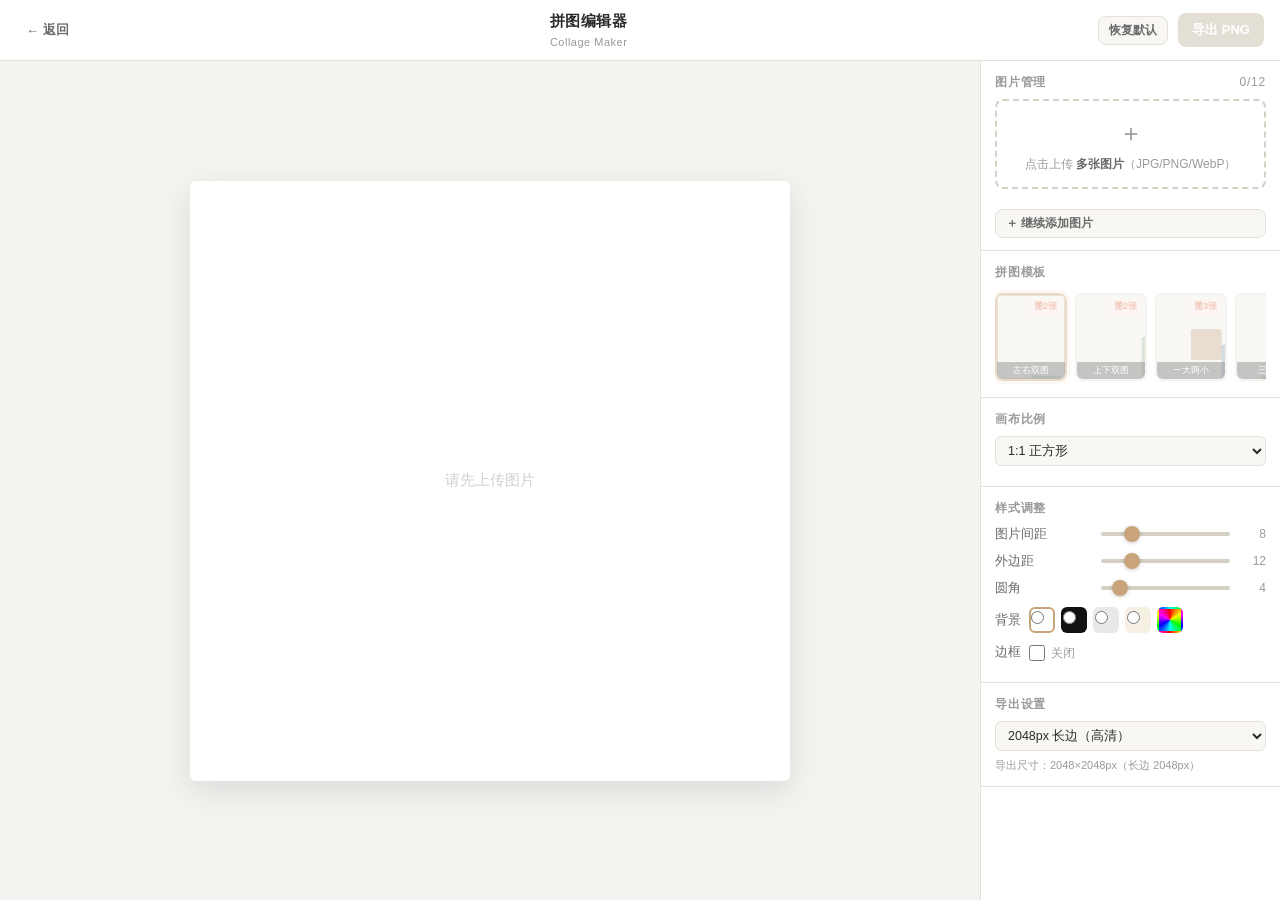
<file: collage-studio.html>
<!DOCTYPE html>
<html lang="zh-CN">
<head>
<meta charset="UTF-8">
<meta name="viewport" content="width=device-width,initial-scale=1,maximum-scale=5">
<title>拼图编辑器 · Preview Studio</title>
<style>
/* ===== 设计变量（沿用 Preview Studio 风格） ===== */
:root{
  --bg:#f5f3ef;--panel:#fff;--panel2:#f8f7f4;
  --line:#e5e1d8;--line2:#d5d0c4;
  --txt:#2b2b2b;--txt2:#6b6b6b;--txt3:#9a9a9a;
  --accent:#c9a37c;--accent2:#a8793f;
  --danger:#d97757;--ok:#5a9e6f;
  --radius:10px;--shadow:0 10px 30px rgba(38,52,76,.12);
}
*{box-sizing:border-box;margin:0;padding:0}
html,body{height:100%}
body{
  font-family:-apple-system,BlinkMacSystemFont,"Segoe UI","PingFang SC","Noto Sans SC",sans-serif;
  background:var(--bg);color:var(--txt);
  font-size:14px;line-height:1.5;
  -webkit-font-smoothing:antialiased;
}
button{font-family:inherit;cursor:pointer;border:none;background:none;color:inherit;font-size:inherit}
input,select{font-family:inherit;font-size:inherit;color:inherit}
/* ===== 布局 ===== */
.app{display:flex;flex-direction:column;min-height:100vh}
/* 顶部工具栏 */
.topbar{
  display:flex;align-items:center;gap:10px;
  padding:10px 16px;background:var(--panel);
  border-bottom:1px solid var(--line);
  position:sticky;top:0;z-index:100;
}
.topbar .back{
  display:flex;align-items:center;gap:4px;
  color:var(--txt2);font-weight:600;font-size:13px;
  padding:6px 10px;border-radius:8px;
}
.topbar .back:hover{background:var(--panel2);color:var(--txt)}
.topbar .title{font-weight:700;font-size:15px;flex:1;text-align:center;letter-spacing:.5px}
.topbar .title small{display:block;font-size:11px;color:var(--txt3);font-weight:400;margin-top:1px}
.btn{
  display:inline-flex;align-items:center;gap:6px;
  padding:8px 14px;border-radius:8px;font-weight:600;font-size:13px;
  transition:all .15s;
}
.btn-primary{background:var(--accent);color:#fff}
.btn-primary:hover{background:var(--accent2)}
.btn-primary:disabled{background:#d8d2c4;cursor:not-allowed;opacity:.7}
.btn-ghost{background:var(--panel2);color:var(--txt2);border:1px solid var(--line)}
.btn-ghost:hover{background:var(--line);color:var(--txt)}
.btn-danger{background:#fbe9e4;color:var(--danger)}
.btn-danger:hover{background:var(--danger);color:#fff}
.btn.small{padding:5px 10px;font-size:12px}
/* 主体 */
.main{flex:1;display:flex;overflow:hidden}
/* 画布区 */
.canvas-zone{flex:1;display:flex;align-items:center;justify-content:center;padding:16px;overflow:auto}
.canvas-wrap{
  position:relative;display:flex;align-items:center;justify-content:center;
  max-width:100%;max-height:100%;
}
#collageCanvas{
  display:block;background:var(--bg);
  box-shadow:var(--shadow);border-radius:6px;
  max-width:100%;max-height:calc(100vh - 200px);
  object-fit:contain;
}
/* 侧边面板 */
.side{
  width:300px;background:var(--panel);
  border-left:1px solid var(--line);
  overflow-y:auto;flex-shrink:0;
  display:flex;flex-direction:column;
}
.side .sec{padding:12px 14px;border-bottom:1px solid var(--line)}
.side .sec h4{font-size:12px;color:var(--txt3);text-transform:uppercase;letter-spacing:.8px;margin-bottom:8px;font-weight:700}
.side .row{display:flex;align-items:center;gap:8px;margin-bottom:8px}
.side .row label{flex:1;font-size:12.5px;color:var(--txt2)}
.side .row .val{font-size:12px;color:var(--txt3);min-width:28px;text-align:right}
input[type=range]{
  flex:1;height:4px;-webkit-appearance:none;appearance:none;
  background:var(--line2);border-radius:2px;outline:none;
}
input[type=range]::-webkit-slider-thumb{
  -webkit-appearance:none;width:16px;height:16px;
  background:var(--accent);border-radius:50%;cursor:pointer;
  box-shadow:0 1px 4px rgba(0,0,0,.2);
}
select{
  padding:6px 8px;border:1px solid var(--line);border-radius:6px;
  background:var(--panel2);color:var(--txt);font-size:12.5px;outline:none;
}
.color-row{display:flex;gap:6px;align-items:center}
.swatch{
  width:26px;height:26px;border-radius:6px;cursor:pointer;
  border:2px solid transparent;position:relative;
}
.swatch.active{border-color:var(--accent)}
.swatch input[type=color]{
  position:absolute;inset:0;width:100%;height:100%;opacity:0;cursor:pointer;border:none;padding:0;
}
.swatch-custom{
  width:26px;height:26px;border-radius:6px;cursor:pointer;
  background:conic-gradient(red,yellow,lime,cyan,blue,magenta,red);
  border:2px solid transparent;position:relative;overflow:hidden;
}
.swatch-custom input[type=color]{position:absolute;inset:0;width:100%;height:100%;opacity:0;cursor:pointer}
.checkbox-row{display:flex;align-items:center;gap:8px;margin-bottom:6px}
.checkbox-row input[type=checkbox]{width:16px;height:16px;accent-color:var(--accent);cursor:pointer}
.checkbox-row label{font-size:12.5px;color:var(--txt2);cursor:pointer}
/* 图片管理 */
.img-list{display:flex;flex-wrap:wrap;gap:6px;margin-bottom:8px}
.img-item{
  position:relative;width:52px;height:52px;border-radius:6px;overflow:hidden;
  border:2px solid var(--line);flex-shrink:0;
}
.img-item img{width:100%;height:100%;object-fit:cover;display:block}
.img-item .del{
  position:absolute;top:2px;right:2px;width:16px;height:16px;
  background:rgba(0,0,0,.55);color:#fff;font-size:10px;line-height:16px;
  text-align:center;border-radius:50%;cursor:pointer;z-index:2;
}
.img-item .del:hover{background:var(--danger)}
.img-item .num{
  position:absolute;bottom:2px;left:3px;font-size:9px;color:#fff;
  text-shadow:0 1px 3px rgba(0,0,0,.7);font-weight:700;
}
.img-item .ord{position:absolute;bottom:2px;right:3px;display:flex;gap:2px}
.img-item .ord button{
  width:14px;height:14px;font-size:8px;line-height:14px;border-radius:3px;
  background:rgba(0,0,0,.4);color:#fff;cursor:pointer;
}
.img-item .ord button:hover{background:rgba(0,0,0,.7)}
.upload-zone{
  border:2px dashed var(--line2);border-radius:8px;padding:14px;text-align:center;
  cursor:pointer;transition:border-color .15s;margin-bottom:8px;
}
.upload-zone:hover{border-color:var(--accent)}
.upload-zone .ico{font-size:24px;margin-bottom:4px;opacity:.5}
.upload-zone .txt{font-size:12px;color:var(--txt3)}
.upload-zone .txt b{color:var(--txt2)}
/* 模板选择 */
.tpl-scroll{
  display:flex;gap:8px;overflow-x:auto;padding:4px 0;
  -webkit-overflow-scrolling:touch;scrollbar-width:none;
}
.tpl-scroll::-webkit-scrollbar{display:none}
.tpl-item{
  flex-shrink:0;width:72px;height:88px;border-radius:8px;overflow:hidden;
  border:2px solid var(--line);cursor:pointer;position:relative;
  transition:border-color .15s,box-shadow .15s;background:var(--panel2);
}
.tpl-item:hover{border-color:var(--line2)}
.tpl-item.active{border-color:var(--accent);box-shadow:0 0 0 3px rgba(201,163,124,.2)}
.tpl-item canvas{width:100%;height:100%;display:block}
.tpl-item .tag{
  position:absolute;bottom:0;left:0;right:0;
  background:rgba(0,0,0,.55);color:#fff;font-size:9px;
  padding:2px 4px;text-align:center;
}
.tpl-item .need{
  position:absolute;top:4px;right:4px;font-size:9px;
  background:var(--panel2);color:var(--txt3);padding:1px 4px;border-radius:4px;
  font-weight:600;
}
.tpl-item.disabled{opacity:.4;cursor:not-allowed}
.tpl-item.disabled .need{background:#fbe9e4;color:var(--danger)}
/* 导出区 */
.export-row{display:flex;gap:6px;align-items:center;flex-wrap:wrap}
.export-row select{flex:1;min-width:0}
.toast{
  position:fixed;bottom:20px;left:50%;transform:translateX(-50%);
  background:rgba(30,30,30,.92);color:#fff;
  padding:10px 18px;border-radius:8px;font-size:13px;
  z-index:999;pointer-events:none;
  opacity:0;transition:opacity .2s;
  box-shadow:0 4px 20px rgba(0,0,0,.3);
}
.toast.show{opacity:1}
/* 空状态 */
.empty-canvas{
  display:flex;flex-direction:column;align-items:center;justify-content:center;
  width:100%;height:100%;color:var(--txt3);font-size:14px;gap:8px;
}
.empty-canvas .big{font-size:40px;opacity:.3}
/* ===== 响应式 ===== */
@media(max-width:768px){
  .main{flex-direction:column}
  .side{
    width:100%;border-left:none;border-top:1px solid var(--line);
    max-height:45vh;order:2;
  }
  .canvas-zone{order:1;min-height:38vh}
  .topbar .title small{display:none}
  #collageCanvas{max-height:38vh}
}
/* 折叠 */
.collapsible{overflow:hidden;transition:max-height .25s ease}
</style>
</head>
<body>
<div class="app">
  <!-- 顶部 -->
  <div class="topbar">
    <button class="back" onclick="history.back()">
      <span>←</span> 返回
    </button>
    <div class="title">拼图编辑器<small>Collage Maker</small></div>
    <button class="btn btn-ghost small" id="resetBtn" onclick="resetAll()">恢复默认</button>
    <button class="btn btn-primary" id="exportBtn" onclick="exportPNG()" disabled>导出 PNG</button>
  </div>

  <!-- 主体 -->
  <div class="main">
    <!-- 画布 -->
    <div class="canvas-zone">
      <div class="canvas-wrap">
        <canvas id="collageCanvas"></canvas>
      </div>
    </div>

    <!-- 侧边面板 -->
    <div class="side">
      <!-- 图片管理 -->
      <div class="sec" id="secImages">
        <h4>图片管理 <span id="imgCount" style="float:right;color:var(--txt3);font-weight:400">0/12</span></h4>
        <div class="upload-zone" id="uploadZone" onclick="document.getElementById('fileInput').click()">
          <div class="ico">＋</div>
          <div class="txt">点击上传 <b>多张图片</b>（JPG/PNG/WebP）</div>
        </div>
        <input type="file" id="fileInput" accept="image/jpeg,image/png,image/webp,image/jfif" multiple style="display:none">
        <div class="img-list" id="imgList"></div>
        <button class="btn btn-ghost small" style="width:100%;margin-top:4px" onclick="document.getElementById('fileInput').click()">＋ 继续添加图片</button>
      </div>

      <!-- 模板选择 -->
      <div class="sec" id="secTpl">
        <h4>拼图模板</h4>
        <div class="tpl-scroll" id="tplScroll"></div>
      </div>

      <!-- 画布比例 -->
      <div class="sec">
        <h4>画布比例</h4>
        <div class="row" style="flex-wrap:wrap;gap:6px">
          <select id="ratioSelect" onchange="onRatioChange()" style="flex:1">
            <option value="1:1">1:1 正方形</option>
            <option value="3:4">3:4 竖版</option>
            <option value="4:3">4:3 横版</option>
            <option value="9:16">9:16 手机竖屏</option>
            <option value="16:9">16:9 横版展示</option>
            <option value="custom">自定义…</option>
          </select>
          <div id="customRatioRow" style="display:none;flex:1;gap:4px">
            <input type="number" id="customW" value="4" min="1" max="20" style="width:40px;padding:6px 4px;border:1px solid var(--line);border-radius:6px;text-align:center">
            <span style="align-self:center;color:var(--txt3)">:</span>
            <input type="number" id="customH" value="3" min="1" max="20" style="width:40px;padding:6px 4px;border:1px solid var(--line);border-radius:6px;text-align:center">
            <button class="btn btn-ghost small" onclick="onCustomRatio()">应用</button>
          </div>
        </div>
      </div>

      <!-- 样式调整 -->
      <div class="sec">
        <h4>样式调整</h4>
        <div class="row">
          <label>图片间距</label>
          <input type="range" id="gapSlider" min="0" max="40" value="8" oninput="onGapChange(this)">
          <span class="val" id="gapVal">8</span>
        </div>
        <div class="row">
          <label>外边距</label>
          <input type="range" id="marginSlider" min="0" max="60" value="12" oninput="onMarginChange(this)">
          <span class="val" id="marginVal">12</span>
        </div>
        <div class="row">
          <label>圆角</label>
          <input type="range" id="radiusSlider" min="0" max="40" value="4" oninput="onRadiusChange(this)">
          <span class="val" id="radiusVal">4</span>
        </div>
        <div class="row" style="margin-top:10px">
          <label style="flex:0 0 auto">背景</label>
          <div class="color-row" style="flex:1">
            <div class="swatch active" style="background:#fff"><input type="radio" name="bgPreset" value="#ffffff" onchange="onBgPreset(this)"></div>
            <div class="swatch" style="background:#111"><input type="radio" name="bgPreset" value="#111111" onchange="onBgPreset(this)"></div>
            <div class="swatch" style="background:#e8e8e8"><input type="radio" name="bgPreset" value="#e8e8e8" onchange="onBgPreset(this)"></div>
            <div class="swatch" style="background:#f5efe4"><input type="radio" name="bgPreset" value="#f5efe4" onchange="onBgPreset(this)"></div>
            <div class="swatch-custom"><input type="color" id="bgCustom" value="#ffffff" onchange="onBgCustom(this)"></div>
          </div>
        </div>
        <div class="row" style="margin-top:10px">
          <label style="flex:0 0 auto">边框</label>
          <div style="flex:1;display:flex;align-items:center;gap:6px">
            <input type="checkbox" id="borderChk" onchange="onBorderChk(this)" style="width:16px;height:16px;accent-color:var(--accent);cursor:pointer">
            <span style="font-size:12px;color:var(--txt3)" id="borderStatus">关闭</span>
          </div>
        </div>
        <div class="row" id="borderOpts" style="display:none;gap:8px">
          <div class="color-row" style="flex:1">
            <div class="swatch" style="background:#fff;border:1px solid var(--line2)" id="borderColorSwatch"><input type="color" id="borderColor" value="#ffffff" onchange="onBorderColor(this)"></div>
          </div>
          <input type="range" id="borderW" min="0" max="20" value="4" oninput="document.getElementById('borderWVal').textContent=this.value;render()" style="flex:1">
          <span class="val" id="borderWVal">4</span>
        </div>
      </div>

      <!-- 导出设置 -->
      <div class="sec">
        <h4>导出设置</h4>
        <div class="export-row">
          <select id="exportSize" onchange="onExportSizeChange()">
            <option value="1080">1080px 长边（标准）</option>
            <option value="2048" selected>2048px 长边（高清）</option>
            <option value="3000">3000px 长边（超清）</option>
          </select>
        </div>
        <div class="hint" style="font-size:11px;color:var(--txt3);margin-top:6px" id="exportHint">导出将按画布比例自动计算另一边尺寸。</div>
      </div>
    </div>
  </div>
</div>
<div class="toast" id="toast"></div>

<script>
/* ============================================================
   拼图编辑器 · Collage Maker
   自包含模块：布局数据 + Canvas 渲染 + 图片管理 + 高清导出
   不依赖 preview-studio.html 的任何内部函数
   ============================================================ */

// ---------- 工具函数 ----------
function $id(id){return document.getElementById(id)}
function toast(msg,ms){
  const t=$id('toast');t.textContent=msg;t.classList.add('show');
  clearTimeout(t._tm);t._tm=setTimeout(function(){t.classList.remove('show')},ms||2600);
}
function hexToRgb(hex){
  hex=hex.replace('#','');
  if(hex.length===3)hex=hex[0]+hex[0]+hex[1]+hex[1]+hex[2]+hex[2];
  const n=parseInt(hex,16);
  return {r:(n>>16)&255,g:(n>>8)&255,b:n&255};
}
function rgbToHex(r,g,b){
  return '#'+[r,g,b].map(function(v){return ('0'+Math.max(0,Math.min(255,Math.round(v))).toString(16)).slice(-2)}).join('');
}
function lerp(a,b,t){return a+(b-a)*t}

// ---------- 状态 ----------
const MAX_IMGS=12;
let images=[];          // [{img:HTMLImageElement, file:File|null}]
let currentTpl=0;       // 模板索引
let canvasRatio=[1,1];  // [w,h] 逻辑比例
let gap=8;              // 画布逻辑像素
let outerMargin=12;
let cornerRadius=4;
let bgColor='#ffffff';
let borderEnabled=false;
let borderColor='#ffffff';
let borderWidth=4;

// ---------- 布局模板 ----------
// 每个模板: { name, min(最少图), max(最多图), cells:[{x,y,w,h}], spans:[] }
// 单元格坐标基于 100x100 单位画布（宽高各 100），间距/边距另算。
// spans 是可选的，用于"主图加大图"等不规则布局（span 表示该单元格占几格）。
const TPL=[
  // 双图
  {name:'左右双图',min:2,max:2,cells:[{x:0,y:0,w:50,h:100},{x:50,y:0,w:50,h:100}]},
  {name:'上下双图',min:2,max:2,cells:[{x:0,y:0,w:100,h:50},{x:0,y:50,w:100,h:50}]},
  // 三图
  {name:'一大两小',min:3,max:3,cells:[{x:0,y:0,w:100,h:60},{x:0,y:60,w:50,h:40},{x:50,y:60,w:50,h:40}]},
  {name:'三横排',min:3,max:3,cells:[{x:0,y:0,w:33.34,h:100},{x:33.34,y:0,w:33.33,h:100},{x:66.67,y:0,w:33.33,h:100}]},
  {name:'三纵排',min:3,max:3,cells:[{x:0,y:0,w:100,h:33.34},{x:0,y:33.34,w:100,h:33.33},{x:0,y:66.67,w:100,h:33.33}]},
  // 四图
  {name:'2×2 网格',min:4,max:4,cells:[{x:0,y:0,w:50,h:50},{x:50,y:0,w:50,h:50},{x:0,y:50,w:50,h:50},{x:50,y:50,w:50,h:50}]},
  {name:'左主右二',min:4,max:4,cells:[{x:0,y:0,w:60,h:100},{x:60,y:0,w:40,h:50},{x:60,y:50,w:40,h:50}]},
  {name:'上二下一',min:4,max:4,cells:[{x:0,y:0,w:50,h:50},{x:50,y:0,w:50,h:50},{x:0,y:50,w:100,h:50}]},
  // 五图
  {name:'主图加四小',min:5,max:5,cells:[{x:0,y:0,w:100,h:55},{x:0,y:55,w:25,h:45},{x:25,y:55,w:25,h:45},{x:50,y:55,w:25,h:45},{x:75,y:55,w:25,h:45}]},
  {name:'五格阶梯',min:5,max:5,cells:[{x:0,y:0,w:50,h:40},{x:50,y:0,w:50,h:60},{x:0,y:40,w:40,h:60},{x:40,y:60,w:30,h:40},{x:70,y:60,w:30,h:40}]},
  // 六图
  {name:'3×2 网格',min:6,max:6,cells:[{x:0,y:0,w:33.34,h:50},{x:33.34,y:0,w:33.33,h:50},{x:66.67,y:0,w:33.33,h:50},{x:0,y:50,w:33.34,h:50},{x:33.34,y:50,w:33.33,h:50},{x:66.67,y:50,w:33.33,h:50}]},
  {name:'2×3 网格',min:6,max:6,cells:[{x:0,y:0,w:50,h:33.34},{x:50,y:0,w:50,h:33.34},{x:0,y:33.34,w:50,h:33.33},{x:50,y:33.34,w:50,h:33.33},{x:0,y:66.67,w:50,h:33.33},{x:50,y:66.67,w:50,h:33.33}]},
  {name:'主图三辅',min:6,max:6,cells:[{x:0,y:0,w:60,h:60},{x:60,y:0,w:40,h:30},{x:60,y:30,w:40,h:30},{x:0,y:60,w:40,h:40},{x:40,y:60,w:60,h:40}]},
  // 七图
  {name:'四+三 分层',min:7,max:7,cells:[{x:0,y:0,w:50,h:50},{x:50,y:0,w:50,h:50},{x:0,y:50,w:33.34,h:50},{x:33.34,y:50,w:33.33,h:50},{x:66.67,y:50,w:33.33,h:50},{x:0,y:50,w:0,h:0},{x:0,y:50,w:0,h:0}]},
  // 八图
  {name:'4×2 网格',min:8,max:8,cells:[{x:0,y:0,w:25,h:50},{x:25,y:0,w:25,h:50},{x:50,y:0,w:25,h:50},{x:75,y:0,w:25,h:50},{x:0,y:50,w:25,h:50},{x:25,y:50,w:25,h:50},{x:50,y:50,w:25,h:50},{x:75,y:50,w:25,h:50}]},
  {name:'大主图七辅',min:8,max:8,cells:[{x:0,y:0,w:55,h:65},{x:55,y:0,w:45,h:32.5},{x:55,y:32.5,w:45,h:32.5},{x:0,y:65,w:27.5,h:35},{x:27.5,y:65,w:27.5,h:35},{x:55,y:65,w:22.5,h:35},{x:77.5,y:65,w:22.5,h:35}]},
  // 九图
  {name:'3×3 九宫格',min:9,max:9,cells:[{x:0,y:0,w:33.34,h:33.34},{x:33.34,y:0,w:33.33,h:33.34},{x:66.67,y:0,w:33.33,h:33.34},{x:0,y:33.34,w:33.34,h:33.33},{x:33.34,y:33.34,w:33.33,h:33.33},{x:66.67,y:33.34,w:33.33,h:33.33},{x:0,y:66.67,w:33.34,h:33.33},{x:33.34,y:66.67,w:33.33,h:33.33},{x:66.67,y:66.67,w:33.33,h:33.33}]},
  {name:'九宫大主',min:9,max:9,cells:[{x:0,y:0,w:50,h:60},{x:50,y:0,w:50,h:30},{x:50,y:30,w:50,h:30},{x:0,y:60,w:33.34,h:40},{x:33.34,y:60,w:33.33,h:40},{x:66.67,y:60,w:33.33,h:40},{x:0,y:80,w:0,h:0},{x:33.34,y:80,w:0,h:0},{x:66.67,y:80,w:0,h:0}]},
];
// 修正 7/8 图模板：有些模板有占位 0 格，去掉它们
TPL.forEach(function(t){
  t.cells=t.cells.filter(function(c){return c.w>0&&c.h>0});
  t.min=Math.min(t.min,t.cells.length);
  t.max=t.cells.length; // 每格一张，固定数量
});
// 重新定义 7 图和 8 图（上面有些占位格被去掉）
// 7 图：4+3
TPL[12].cells=[{x:0,y:0,w:50,h:50},{x:50,y:0,w:50,h:50},{x:0,y:50,w:33.34,h:50},{x:33.34,y:50,w:33.33,h:50},{x:66.67,y:50,w:33.33,h:50}];
TPL[12].min=5;TPL[12].max=7;
// 8 图：大主七辅 → 实际 7 格
TPL[15].cells=[{x:0,y:0,w:55,h:65},{x:55,y:0,w:45,h:32.5},{x:55,y:32.5,w:45,h:32.5},{x:0,y:65,w:27.5,h:35},{x:27.5,y:65,w:27.5,h:35},{x:55,y:65,w:22.5,h:35},{x:77.5,y:65,w:22.5,h:35}];
TPL[15].min=7;TPL[15].max=8;
// 9 图：九宫大主 → 实际 6 格
TPL[17].cells=[{x:0,y:0,w:50,h:60},{x:50,y:0,w:50,h:30},{x:50,y:30,w:50,h:30},{x:0,y:60,w:33.34,h:40},{x:33.34,y:60,w:33.33,h:40},{x:66.67,y:60,w:33.33,h:40}];
TPL[17].min=6;TPL[17].max=9;

// 通用网格生成器：当图片数量超出固定模板时使用
function makeGrid(cols,rows,n){
  const cells=[];
  const cw=100/cols,ch=100/rows;
  for(let i=0;i<Math.min(n,cols*rows);i++){
    const col=i%cols,row=Math.floor(i/cols);
    cells.push({x:col*cw,y:row*ch,w:cw,h:ch});
  }
  return {name:cols+'×'+rows+' 网格',min:n,max:n,cells:cells};
}
function dynamicTemplate(n){
  if(n<=1)return {name:'单图',min:1,max:1,cells:[{x:0,y:0,w:100,h:100}]};
  let cols,rows;
  if(n===2){cols=2;rows=1}
  else if(n===3){cols=3;rows=1}
  else if(n===4){cols=2;rows=2}
  else if(n<=6){cols=3;rows=2}
  else if(n<=9){cols=3;rows=3}
  else{cols=4;rows=Math.ceil(n/4)}
  return makeGrid(cols,rows,n);
}
// 获取当前模板的单元格（根据图片数量自适应）
function getCells(){
  const tpl=TPL[currentTpl]||dynamicTemplate(images.length);
  const cells=tpl.cells.slice(0,images.length);
  return {tpl:tpl,cells:cells};
}

// ---------- 图片上传 ----------
$id('fileInput').addEventListener('change',function(e){
  addFiles(e.target.files);
  e.target.value='';
});
$id('uploadZone').addEventListener('click',function(){$id('fileInput').click()});
function addFiles(files){
  const list=Array.from(files).filter(function(f){return f&&f.type&&/^image\/(jpeg|png|webp)/i.test(f.type)});
  if(!list.length){toast('请选择有效的图片文件');return}
  let remain=MAX_IMGS-images.length;
  if(remain<=0){toast('最多 '+MAX_IMGS+' 张图片');return}
  const take=list.slice(0,remain);
  if(take.length<list.length)toast('已截取前 '+take.length+' 张（上限 '+MAX_IMGS+'）');
  let done=0;
  take.forEach(function(file){
    const img=new Image();
    img.onload=function(){
      images.push({img:img,file:file});
      if(++done===take.length){refreshImages();selectBestTpl()}
    };
    img.onerror=function(){toast('图片读取失败：'+file.name);if(++done===take.length){refreshImages()}};
    img.src=URL.createObjectURL(file);
  });
}
function refreshImages(){
  // 缩略图列表
  const list=$id('imgList');list.innerHTML='';
  images.forEach(function(item,i){
    const d=document.createElement('div');d.className='img-item';
    const im=document.createElement('img');im.src=item.img.src;im.alt='图'+(i+1);
    const num=document.createElement('span');num.className='num';num.textContent=i+1;
    const del=document.createElement('span');del.className='del';del.textContent='×';
    del.onclick=function(){removeImage(i)};
    const ord=document.createElement('span');ord.className='ord';
    if(i>0){const b1=document.createElement('button');b1.textContent='↑';b1.title='前移';b1.onclick=function(){moveImage(i,-1)};ord.appendChild(b1)}
    if(i<images.length-1){const b2=document.createElement('button');b2.textContent='↓';b2.title='后移';b2.onclick=function(){moveImage(i,1)};ord.appendChild(b2)}
    d.appendChild(im);d.appendChild(num);d.appendChild(del);
    if(ord.childNodes.length)d.appendChild(ord);
    list.appendChild(d);
  });
  $id('imgCount').textContent=images.length+'/'+MAX_IMGS;
  $id('exportBtn').disabled=images.length===0;
  updateTplAvail();
}
function removeImage(i){
  URL.revokeObjectURL(images[i].img.src);
  images.splice(i,1);
  refreshImages();selectBestTpl();
}
function moveImage(i,dir){
  const j=i+dir;
  if(j<0||j>=images.length)return;
  const t=images[i];images[i]=images[j];images[j]=t;
  refreshImages();render();
}
function selectBestTpl(){
  const n=images.length;
  // 找最适合的模板
  let best=-1;
  for(let k=0;k<TPL.length;k++){
    if(n>=TPL[k].min&&n<=TPL[k].max){best=k;break}
  }
  if(best>=0){currentTpl=best}
  else{currentTpl=TPL.length} // 使用动态网格
  renderTplCards();render();
}
function updateTplAvail(){
  const n=images.length;
  document.querySelectorAll('.tpl-item').forEach(function(el,i){
    const tpl=TPL[i];
    if(!tpl)return; // 跳过动态网格卡片(idx=999)
    el.classList.toggle('disabled',n<tpl.min||n>tpl.max);
    const need=el.querySelector('.need');
    if(need)need.textContent=n<tpl.min?'需'+tpl.min+'张':(n>tpl.max?'超'+tpl.max+'张':tpl.min+'-'+tpl.max+'张');
  });
}

// ---------- 模板卡片 ----------
function renderTplCards(){
  const sc=$id('tplScroll');sc.innerHTML='';
  const items=[];
  TPL.forEach(function(t,i){items.push({tpl:t,real:true,idx:i})});
  // 动态网格卡片
  const dyn=dynamicTemplate(Math.max(images.length,2));
  items.push({tpl:dyn,real:false,idx:999});
  items.forEach(function(it){
    const d=document.createElement('div');
    d.className='tpl-item'+(it.real?(currentTpl===it.idx?' active':''):(currentTpl===999?' active':''));
    // 绘制缩略图
    const cv=document.createElement('canvas');cv.width=120;cv.height=148;
    drawTplThumb(cv,it.tpl,it.real?it.idx:999);
    const tag=document.createElement('div');tag.className='tag';tag.textContent=it.tpl.name;
    const need=document.createElement('div');need.className='need';
    const n=images.length;
    need.textContent=n<it.tpl.min?'需'+it.tpl.min+'张':(n>it.tpl.max?'超'+it.tpl.max+'张':it.tpl.min+'-'+it.tpl.max+'张');
    d.appendChild(cv);d.appendChild(need);d.appendChild(tag);
    d.onclick=function(){
      const n=images.length;
      if(n<it.tpl.min){toast('该模板至少需要 '+it.tpl.min+' 张图片');return}
      if(n>it.tpl.max){toast('该模板最多支持 '+it.tpl.max+' 张图片');return}
      currentTpl=it.idx;renderTplCards();render();
    };
    sc.appendChild(d);
  });
}
function drawTplThumb(cv,tpl,idx){
  const g=cv.getContext('2d');
  const W=cv.width,H=cv.height;
  const m=6; // 缩略图内边距
  const gap=3;
  const area=W-m*2,hArea=H-m*2;
  g.fillStyle='#f0ede6';g.fillRect(0,0,W,H);
  // 单元格
  const colors=['#8fa8c4','#a8bf9e','#c9a88a','#b9c9dd','#d4b8a0','#9aab8c','#c6d8e8','#7d94b1'];
  tpl.cells.forEach(function(c,i){
    const x=m+c.w/100*area,y=m+c.h/100*hArea,w=c.w/100*area,h=c.h/100*hArea;
    const r=2;
    g.fillStyle=colors[i%colors.length];
    g.beginPath();
    // 简化圆角矩形
    g.moveTo(x+r,y);g.arcTo(x+w,y,x+w,y+h,r);g.arcTo(x+w,y+h,x,y+h,r);g.arcTo(x,y+h,x,y,r);g.arcTo(x,y,x+w,y,r);g.closePath();g.fill();
  });
  // 标记当前
  if(idx===currentTpl){g.strokeStyle='#c9a37c';g.lineWidth=2;g.strokeRect(0.5,0.5,W-1,H-1)}
}

// ---------- 画布渲染（核心） ----------
const canvas=$id('collageCanvas');
const ctx=canvas.getContext('2d');
let dpr=window.devicePixelRatio||1;

function computeCanvasSize(){
  const ratioW=canvasRatio[0],ratioH=canvasRatio[1];
  // 预览：限制显示尺寸
  const zone=$id('canvasZone')||canvas.parentElement.parentElement;
  const maxW=Math.min(zone.clientWidth-40,800);
  const maxH=Math.min(zone.clientHeight-40,600);
  let pw=maxW,ph=pw*ratioH/ratioW;
  if(ph>maxH){ph=maxH;pw=ph*ratioW/ratioH}
  dpr=window.devicePixelRatio||1;
  canvas.width=Math.round(pw*dpr);
  canvas.height=Math.round(ph*dpr);
  canvas.style.width=pw+'px';
  canvas.style.height=ph+'px';
  return {W:canvas.width,H:canvas.height};
}

// ---------- 布局/渲染辅助 ----------
// 模板名是否属于不规则布局（单元格宽高中至少一个不是整除 100/n）
function isIrregularTpl(name){
  // 网格类：名称含 "×" 且不含 "主/大/阶梯/分层/九宫"
  if(/^[\d]+×[\d]+/.test(name))return false;
  // 这些模板名包含不规则信息
  return /双图|主|大|阶梯|分层|九宫/.test(name);
}
// 给定 cellsCount，按模板名反推列数（用于均匀网格分支）
function inferCols(tplName, n){
  const m=/(\d+)×(\d+)/.exec(tplName);
  if(m)return parseInt(m[1]);
  if(n===1)return 1;
  if(n===2)return 2;
  if(n===3)return 3;
  if(n===4)return 2;
  if(n<=6)return 3;
  if(n<=9)return 3;
  return 4;
}
// 核心渲染：预览与导出共用
function drawCollage(g,W,H,cells,tpl){
  const mRatio=outerMargin/100;
  const gRatio=gap/100;
  const n=cells.length;
  const innerX=W*mRatio,innerY=H*mRatio;
  const innerW=W*(1-2*mRatio),innerH=H*(1-2*mRatio);
  const rMax=Math.max(0,cornerRadius*(H/1000));
  const bw=borderEnabled?Math.max(0,borderWidth*(H/1000)):0;
  const irreg=isIrregularTpl(tpl.name);
  let colW,rowH,totalGapX,totalGapY,gridCols,rows;
  if(!irreg){
    gridCols=inferCols(tpl.name,n);
    rows=Math.ceil(n/gridCols);
    totalGapX=gRatio*innerW*Math.max(0,gridCols-1);
    totalGapY=gRatio*innerH*Math.max(0,rows-1);
    colW=(innerW-totalGapX)/gridCols;
    rowH=(innerH-totalGapY)/rows;
  }
  cells.forEach(function(c,i){
    const im=images[i].img;
    if(!im||!im.width)return;
    let cx,cy,cw,ch;
    if(irreg){
      cx=innerX+c.x/100*innerW;
      cy=innerY+c.y/100*innerH;
      cw=c.w/100*innerW;
      ch=c.h/100*innerH;
    }else{
      const col=i%gridCols,row=Math.floor(i/gridCols);
      cx=innerX+col*(colW+totalGapX/Math.max(1,gridCols-1));
      cy=innerY+row*(rowH+totalGapY/Math.max(1,rows-1));
      cw=colW;ch=rowH;
    }
    // 画圆角裁切
    g.save();
    g.beginPath();roundRect(g,cx,cy,cw,ch,rMax);g.clip();
    // cover
    const sc=Math.max(cw/im.width,ch/im.height);
    g.drawImage(im,cx+(cw-im.width*sc)/2,cy+(ch-im.height*sc)/2,im.width*sc,im.height*sc);
    g.restore();
    // 边框
    if(bw>0){g.strokeStyle=borderColor;g.lineWidth=bw;g.beginPath();roundRect(g,cx,cy,cw,ch,rMax);g.stroke()}
  });
}

function render(){
  const size=computeCanvasSize();
  const W=size.W,H=size.H;
  ctx.clearRect(0,0,W,H);
  ctx.fillStyle=bgColor;ctx.fillRect(0,0,W,H);
  if(images.length===0){
    ctx.fillStyle='rgba(120,120,120,.35)';
    ctx.font=Math.round(W*0.025)+'px -apple-system,sans-serif';
    ctx.textAlign='center';ctx.textBaseline='middle';
    ctx.fillText('请先上传图片',W/2,H/2);
    return;
  }
  const {tpl,cells}=getCells();
  drawCollage(ctx,W,H,cells,tpl);
}

function renderTo(g,W,H){
  g.clearRect(0,0,W,H);
  g.fillStyle=bgColor;g.fillRect(0,0,W,H);
  if(images.length===0)return;
  const {tpl,cells}=getCells();
  drawCollage(g,W,H,cells,tpl);
}
function roundRect(g,x,y,w,h,r){
  r=Math.min(r,w/2,h/2);
  g.moveTo(x+r,y);
  g.arcTo(x+w,y,x+w,y+h,r);
  g.arcTo(x+w,y+h,x,y+h,r);
  g.arcTo(x,y+h,x,y,r);
  g.arcTo(x,y,x+w,y,r);
  g.closePath();
}

// ---------- 事件绑定 ----------
function onRatioChange(){
  const v=$id('ratioSelect').value;
  $id('customRatioRow').style.display=v==='custom'?'flex':'none';
  if(v==='custom'){onCustomRatio()}
  else{
    const parts=v.split(':');
    canvasRatio=[parseInt(parts[0]),parseInt(parts[1])];
    render();
  }
}
function onCustomRatio(){
  const w=parseInt($id('customW').value)||4;
  const h=parseInt($id('customH').value)||3;
  canvasRatio=[Math.max(1,Math.min(20,w)),Math.max(1,Math.min(20,h))];
  $id('ratioSelect').value='custom';
  render();
}
function onGapChange(el){gap=parseInt(el.value);gapVal=$id('gapVal');gapVal.textContent=gap;render()}
function onMarginChange(el){outerMargin=parseInt(el.value);$id('marginVal').textContent=outerMargin;render()}
function onRadiusChange(el){cornerRadius=parseInt(el.value);$id('radiusVal').textContent=cornerRadius;render()}
function onBgPreset(el){
  if(el.checked){
    bgColor=el.value;
    document.querySelectorAll('.swatch').forEach(function(s){s.classList.remove('active')});
    el.parentElement.classList.add('active');
    $id('bgCustom').value=el.value;
    render();
  }
}
function onBgCustom(el){
  bgColor=el.value;
  document.querySelectorAll('.swatch').forEach(function(s){s.classList.remove('active')});
  el.parentElement.classList.add('active');
  document.querySelectorAll('input[name=bgPreset]').forEach(function(r){r.checked=false});
  render();
}
function onBorderChk(el){
  borderEnabled=el.checked;
  $id('borderOpts').style.display=borderEnabled?'flex':'none';
  $id('borderStatus').textContent=borderEnabled?'开启':'关闭';
  render();
}
function onBorderColor(el){borderColor=el.value;$id('borderColorSwatch').style.background=borderColor;render()}
function onExportSizeChange(){updateExportHint()}
function updateExportHint(){
  const s=parseInt($id('exportSize').value);
  const rw=canvasRatio[0],rh=canvasRatio[1];
  let w,h;
  if(rw>=rh){w=s;h=Math.round(s*rh/rw)}
  else{h=s;w=Math.round(s*rw/rh)}
  $id('exportHint').textContent='导出尺寸：'+w+'×'+h+'px（长边 '+s+'px）';
}

// ---------- 导出 ----------
function exportPNG(){
  if(images.length===0){toast('请先添加图片');return}
  const s=parseInt($id('exportSize').value)||2048;
  const rw=canvasRatio[0],rh=canvasRatio[1];
  let ew,eh;
  if(rw>=rh){ew=s;eh=Math.round(s*rh/rw)}
  else{eh=s;ew=Math.round(s*rw/rh)}
  // 创建全分辨率画布
  const ec=document.createElement('canvas');
  ec.width=ew;ec.height=eh;
  const eg=ec.getContext('2d');
  // 临时切换
  const oldCanvas=canvas,oldCtx=ctx;
  const savedDpr=dpr;
  // 用全分辨率渲染
  renderTo(eg,ew,eh);
  // 转 blob
  ec.toBlob(function(blob){
    if(!blob){toast('导出失败，请重试');return}
    const url=URL.createObjectURL(blob);
    const a=document.createElement('a');
    a.download='collage-'+ew+'x'+eh+'.png';
    a.href=url;
    document.body.appendChild(a);a.click();
    setTimeout(function(){a.remove();URL.revokeObjectURL(url)},8000);
    toast('已导出 '+ew+'×'+eh+' PNG');
  },'image/png');
}
// ---------- 重置 ----------
function resetAll(){
  gap=8;outerMargin=12;cornerRadius=4;bgColor='#ffffff';
  borderEnabled=false;borderColor='#ffffff';borderWidth=4;
  canvasRatio=[1,1];
  $id('gapSlider').value=8;$id('gapVal').textContent='8';
  $id('marginSlider').value=12;$id('marginVal').textContent='12';
  $id('radiusSlider').value=4;$id('radiusVal').textContent='4';
  $id('ratioSelect').value='1:1';$id('customRatioRow').style.display='none';
  $id('borderChk').checked=false;$id('borderOpts').style.display='none';$id('borderStatus').textContent='关闭';
  const defaultRadio=document.querySelector('input[name=bgPreset][value="#ffffff"]');
  if(defaultRadio){defaultRadio.checked=true;document.querySelectorAll('.swatch').forEach(function(s){s.classList.remove('active')});defaultRadio.parentElement.classList.add('active')}
  updateExportHint();render();
}

// ---------- 初始化 ----------
function init(){
  renderTplCards();
  refreshImages();
  updateExportHint();
  render();
  window.addEventListener('resize',function(){clearTimeout(window._rtm);window._rtm=setTimeout(render,150)});
}
init();
</script>
</body>
</html>
</file>
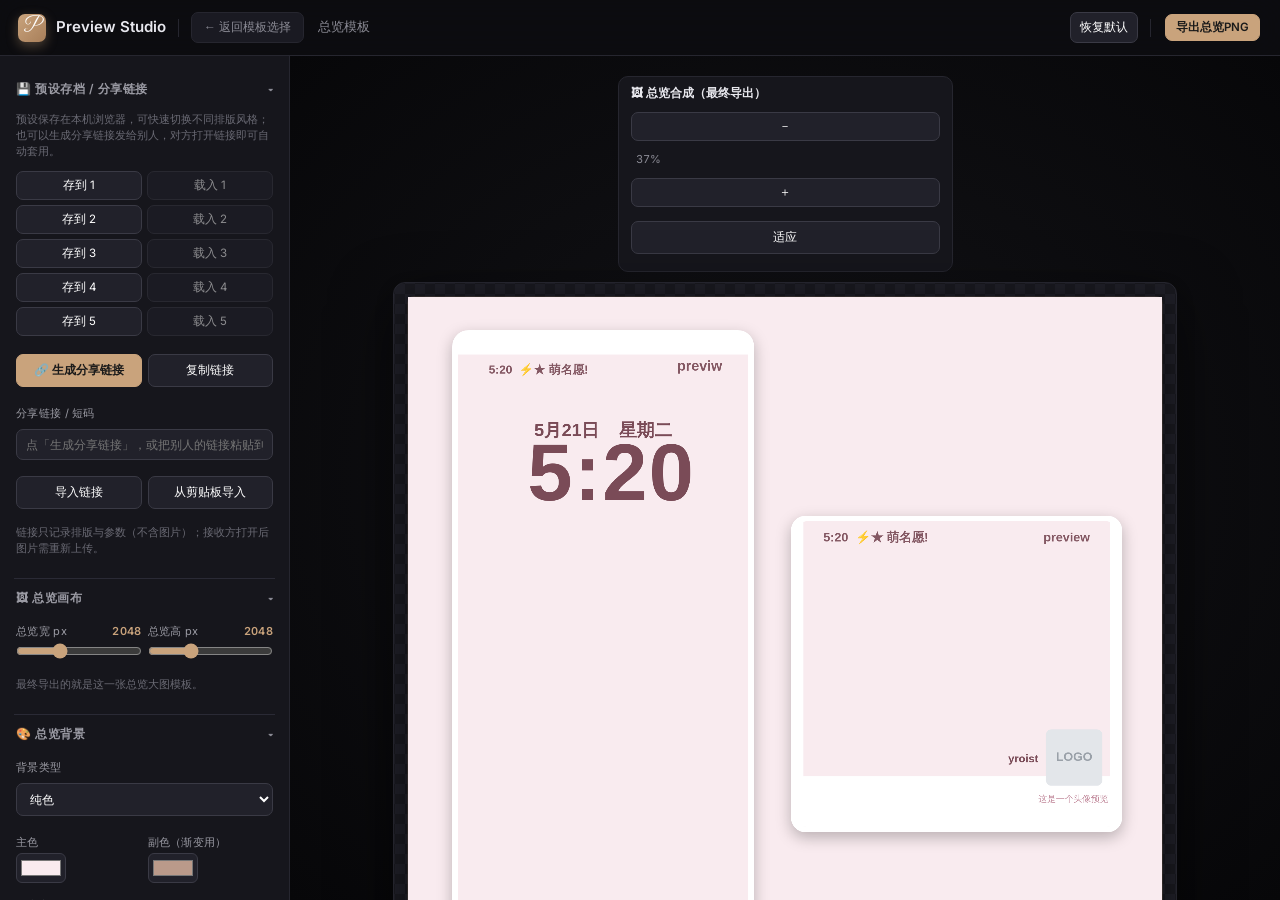
<file: dual-studio.html>
<!DOCTYPE html>
<html lang="zh-CN">
<head>
<meta charset="UTF-8">
<meta name="viewport" content="width=device-width,initial-scale=1,viewport-fit=cover">
<title>总览模板制作器 · Preview Studio</title>
<link href="fonts.css" rel="stylesheet">
<link rel="stylesheet" href="dual-studio.css">
</head>
<body>

<header>
  <div class="brand-logo">P</div>
  <span class="brand">Preview Studio</span>
  <span class="sep"></span>
  <button class="back-btn" onclick="location.href='preview-studio.html'">← 返回模板选择</button>
  <span class="tpl-name">总览模板</span>
  <span class="grow"></span>
  <button class="btn-ic" id="btnReset">恢复默认</button>
  <span class="sep"></span>
  <button class="primary small" id="btnExportOverview">导出总览PNG</button>
</header>

<main>
  <!-- ============ 左侧：总览统一设置面板 ============ -->
  <aside class="panel" id="leftPanel">
    <details class="sec" open>
      <summary>💾 预设存档 / 分享链接</summary>
      <div class="body">
        <p class="hint">预设保存在本机浏览器，可快速切换不同排版风格；也可以生成分享链接发给别人，对方打开链接即可自动套用。</p>
        <div class="presetGrid" id="presetGrid"></div>
        <div class="row" style="margin-top:6px">
          <button id="btnMakeLink" class="primary">🔗 生成分享链接</button>
          <button id="btnCopyLink">复制链接</button>
        </div>
        <div class="f"><label>分享链接 / 短码</label><input type="text" id="presetLink" placeholder="点「生成分享链接」，或把别人的链接粘贴到这里"></div>
        <div class="grid2">
          <button id="btnImportLink">导入链接</button>
          <button id="btnPasteImport">从剪贴板导入</button>
        </div>
        <p class="hint">链接只记录排版与参数（不含图片）；接收方打开后图片需重新上传。</p>
      </div>
    </details>

    <details class="sec" open>
      <summary>🖼 总览画布</summary>
      <div class="body">
        <div class="grid2">
          <div><label>总览宽 px<b class="pv">2048</b></label><input type="range" id="ovW" min="120" max="6000" step="1" value="2048"></div>
          <div><label>总览高 px<b class="pv">2048</b></label><input type="range" id="ovH" min="120" max="6000" step="1" value="2048"></div>
        </div>
        <p class="hint">最终导出的就是这一张总览大图模板。</p>
      </div>
    </details>

    <details class="sec" open>
      <summary>🎨 总览背景</summary>
      <div class="body">
        <div class="f"><label>背景类型</label>
          <select id="ovBgType">
            <option value="solid">纯色</option>
            <option value="gradient">渐变</option>
            <option value="dark">深色</option>
          </select>
        </div>
        <div class="grid2">
          <div><label>主色</label><input type="color" id="ovBgColor" value="#eceef0"></div>
          <div><label>副色（渐变用）</label><input type="color" id="ovBgColor2" value="#ffffff"></div>
        </div>
        <div class="grid2">
          <div><label>渐变方向</label>
            <select id="ovBgDir">
              <option value="v">上→下</option>
              <option value="h">左→右</option>
              <option value="d">左上→右下</option>
              <option value="r">径向</option>
            </select>
          </div>
          <div><label>模糊<b class="pv">0</b></label><input type="range" id="ovBgBlur" min="0" max="80" step="1" value="0"></div>
        </div>
        <label class="up" id="upOvBgBox">
          <input type="file" id="upOvBg" accept="image/png,image/jpeg,image/webp" hidden>
          <b>总览背景图片上传</b><span>导入后支持模糊 / 调透明度</span>
        </label>
        <div class="grid3">
          <div><label>透明度<b class="pv">100%</b></label><input type="range" id="ovBgOp" min="0" max="1" step="0.01" value="1" data-fmt="pct"></div>
          <div><label>缩放<b class="pv">1</b></label><input type="range" id="ovBgScale" min="0.2" max="4" step="0.05" value="1"></div>
          <div><label>X偏移<b class="pv">0</b></label><input type="range" id="ovBgX" min="-2000" max="2000" step="1" value="0"></div>
        </div>
        <div class="grid2">
          <div><label>Y偏移<b class="pv">0</b></label><input type="range" id="ovBgY" min="-2000" max="2000" step="1" value="0"></div>
          <div style="display:flex;align-items:flex-end"><button id="ovBgClear" class="danger" style="margin:0 0 4px">移除背景图</button></div>
        </div>
        <div class="grid3">
          <button id="bgPickWp">从壁纸取色</button>
          <button id="bgPickSq">从方图取色</button>
          <button id="bgPickOv">从背景图取色</button>
        </div>
        <p class="hint">「从壁纸/方图/背景图取色」会自动采样对应图片的主色与副色，填入渐变背景。</p>
      </div>
    </details>

    <details class="sec" open>
      <summary>📤 上传内容</summary>
      <div class="body">
        <label class="up" id="upWpBox">
          <input type="file" id="upWpImg" accept="image/png,image/jpeg,image/webp" hidden>
          <b>① 壁纸图片上传</b><span>铺满左侧壁纸预览框 · 锁屏排版叠加其上</span>
        </label>
        <div class="bgAdj">
          <p class="hint" style="margin:0;font-weight:600;color:var(--text)">壁纸背景图调节</p>
          <div class="grid2">
            <div><label>高斯模糊<b class="pv">0</b></label><input type="range" id="wpBgBlur" min="0" max="80" step="1" value="0"></div>
            <div><label>透明度<b class="pv">100%</b></label><input type="range" id="wpBgOp" min="0" max="1" step="0.01" value="1" data-fmt="pct"></div>
          </div>
          <div class="grid2">
            <div><label>缩放<b class="pv">1</b></label><input type="range" id="wpBgScale" min="0.2" max="4" step="0.05" value="1"></div>
            <div><label>X偏移<b class="pv">0</b></label><input type="range" id="wpBgX" min="-2000" max="2000" step="1" value="0"></div>
          </div>
          <div class="grid2">
            <div><label>Y偏移<b class="pv">0</b></label><input type="range" id="wpBgY" min="-2000" max="2000" step="1" value="0"></div>
            <div style="display:flex;align-items:flex-end"><button id="wpBgClear" class="danger" style="margin:0 0 4px">移除壁纸背景图</button></div>
          </div>
        </div>
        <label class="up" id="upSqBox">
          <input type="file" id="upSqImg" accept="image/png,image/jpeg,image/webp" hidden>
          <b>② 方图封面图片上传</b><span>铺满右侧方图框 · 作为朋友圈封面背景</span>
        </label>
        <div class="bgAdj">
          <p class="hint" style="margin:0;font-weight:600;color:var(--text)">方图背景图调节</p>
          <div class="grid2">
            <div><label>高斯模糊<b class="pv">0</b></label><input type="range" id="sqBgBlur" min="0" max="80" step="1" value="0"></div>
            <div><label>透明度<b class="pv">100%</b></label><input type="range" id="sqBgOp" min="0" max="1" step="0.01" value="1" data-fmt="pct"></div>
          </div>
          <div class="grid2">
            <div><label>缩放<b class="pv">1</b></label><input type="range" id="sqBgScale" min="0.2" max="4" step="0.05" value="1"></div>
            <div><label>X偏移<b class="pv">0</b></label><input type="range" id="sqBgX" min="-2000" max="2000" step="1" value="0"></div>
          </div>
          <div class="grid2">
            <div><label>Y偏移<b class="pv">0</b></label><input type="range" id="sqBgY" min="-2000" max="2000" step="1" value="0"></div>
            <div style="display:flex;align-items:flex-end"><button id="sqBgClear" class="danger" style="margin:0 0 4px">移除方图背景图</button></div>
          </div>
        </div>
        <label class="up" id="upAvBox">
          <input type="file" id="upAvatar" accept="image/png,image/jpeg,image/webp" hidden>
          <b>③ 朋友圈头像上传</b><span>显示在封面右下角 · 位置大小见「方图信息栏 &amp; 头像」</span>
        </label>
      </div>
    </details>

    <details class="sec" open>
      <summary>🛍 方图信息栏 & 头像</summary>
      <div class="body">
        <p class="hint">右侧方图已参考微信朋友圈主页布局：背景封面 + 右下角头像 + 昵称 + 个性签名。下方「白色信息栏」默认隐藏，如需商品价格栏可打开。</p>
        <label class="chk" style="margin:4px 0"><input type="checkbox" id="ibVis">显示白色信息栏</label>
        <div class="grid2">
          <div><label>信息栏高度<b class="pv">180</b></label><input type="range" id="ibH" min="60" max="420" step="1" value="180"></div>
          <div><label>底色</label><input type="color" id="ibBg" value="#ffffff"></div>
        </div>
        <div class="grid2">
          <div><label>信息栏宽度<b class="pv">1080</b></label><input type="range" id="ibW" min="60" max="2000" step="1" value="1080"></div>
          <div><label>信息栏X<b class="pv">0</b></label><input type="range" id="ibX" min="-1000" max="2000" step="1" value="0"></div>
        </div>
        <div class="grid2">
          <div><label>内边距<b class="pv">46</b></label><input type="range" id="ibPad" min="10" max="120" step="1" value="46"></div>
          <div style="display:flex;align-items:flex-end"><button id="ibAddLine" style="margin:0 0 4px">＋ 添加一行</button></div>
        </div>
        <div style="margin-top:6px">
          <p class="hint" style="margin-bottom:6px;font-weight:600;color:var(--text)">👤 头像（朋友圈布局：右下角）</p>
          <div class="grid2">
            <div><label>头像X<b class="pv">780</b></label><input type="range" id="avX" min="0" max="1080" step="1" value="780"></div>
            <div><label>头像Y<b class="pv">780</b></label><input type="range" id="avY" min="0" max="1080" step="1" value="780"></div>
          </div>
          <div class="grid2">
            <div><label>头像大小<b class="pv">220</b></label><input type="range" id="avW" min="40" max="400" step="1" value="220"></div>
            <div><label>圆角<b class="pv">20</b></label><input type="range" id="avR" min="0" max="400" step="1" value="20"></div>
          </div>
        </div>
        <div style="border-top:1px solid var(--border);padding-top:8px;margin-top:6px">
          <p class="hint" style="margin-bottom:6px;font-weight:600;color:var(--text)">📝 信息栏文字</p>
          <div id="ibLines"></div>
        </div>
      </div>
    </details>

    <details class="sec" open>
      <summary>💬 方图文字（朋友圈昵称 / 签名）</summary>
      <div class="body">
        <p class="hint">这些文字直接画在方图封面上，就是朋友圈的昵称与个性签名。可在预览里直接拖动/缩放，也可用下面滑块精调；「＋ 添加文字」可再加多组装饰文案。</p>
        <div class="grid2">
          <button id="sqTextAdd">＋ 添加文字</button>
          <button id="sqTextDel" class="danger">删除选中文字</button>
        </div>
        <div id="sqTextList"></div>
      </div>
    </details>

    <details class="sec" open>
      <summary>📱 壁纸锁屏元素（大时间 / 日期等）</summary>
      <div class="body">
        <p class="hint">锁屏大时间、日期、状态栏、底部按钮/线条都可单独调节大小、位置、颜色与字体，也可在预览里直接拖动缩放。</p>
        <div class="grid2">
          <button id="wpElAdd">＋ 添加文字</button>
          <button id="wpElDel" class="danger">删除选中</button>
        </div>
        <div id="wpElList"></div>
      </div>
    </details>

    <details class="sec" open>
      <summary>💧 全屏水印（壁纸 / 方图）</summary>
      <div class="body">
        <div class="f"><label>作用图层</label>
          <select id="wmTarget">
            <option value="wp">壁纸图层</option>
            <option value="sq">方图图层</option>
          </select>
        </div>
        <label class="chk" style="margin:2px 0"><input type="checkbox" id="wmEnable">启用全屏水印</label>
        <label class="up" id="upWmBox">
          <input type="file" id="upWm" accept="image/png,image/jpeg,image/webp" hidden>
          <b>上传水印图片</b><span>建议 PNG 透明底 logo / 文字</span>
        </label>
        <div class="f"><label>混合模式</label>
          <select id="wmBlend">
            <option value="overlay">叠加 overlay</option>
            <option value="soft-light">柔光 soft-light</option>
            <option value="hard-light">强光 hard-light</option>
            <option value="multiply">正片叠底 multiply</option>
            <option value="screen">滤色 screen</option>
            <option value="lighten">变亮 lighten</option>
            <option value="darken">变暗 darken</option>
            <option value="normal">正常 normal</option>
          </select>
        </div>
        <div class="grid2">
          <div><label>缩放<b class="pv">40%</b></label><input type="range" id="wmScale" min="0.05" max="3" step="0.05" value="0.4" data-fmt="pct"></div>
          <div><label>透明度<b class="pv">35%</b></label><input type="range" id="wmOpacity" min="0" max="1" step="0.01" value="0.35" data-fmt="pct"></div>
        </div>
        <div class="grid2">
          <div><label>X位置<b class="pv">50%</b></label><input type="range" id="wmX" min="0" max="1" step="0.01" value="0.5" data-fmt="pct"></div>
          <div><label>Y位置<b class="pv">50%</b></label><input type="range" id="wmY" min="0" max="1" step="0.01" value="0.5" data-fmt="pct"></div>
        </div>
        <div class="grid2">
          <div><label>倾斜<b class="pv">0°</b></label><input type="range" id="wmRot" min="-45" max="45" step="1" value="0" data-fmt="deg"></div>
          <div><label>平铺间距<b class="pv">60%</b></label><input type="range" id="wmGap" min="0" max="2" step="0.05" value="0.6" data-fmt="pct"></div>
        </div>
        <label class="chk" style="margin:2px 0"><input type="checkbox" id="wmTile" checked>全屏平铺</label>
        <p class="hint">水印按「画布长边」等比计算尺寸，预览与导出比例一致；壁纸与方图各自独立配置。</p>
      </div>
    </details>

    <details class="sec" open>
      <summary>📱 壁纸预览框</summary>
      <div class="body">
        <div class="row">
          <label class="chk" style="margin:0"><input type="checkbox" id="ovWpSlotVis" checked>显示壁纸框</label>
        </div>
        <div class="grid3" style="margin-top:4px">
          <div><label>X 位置<b class="pv">120</b></label><input type="range" id="ovWpSlotX" min="-500" max="4000" step="1" value="120"></div>
          <div><label>Y 位置<b class="pv">90</b></label><input type="range" id="ovWpSlotY" min="-500" max="4000" step="1" value="90"></div>
          <div><label>宽度<b class="pv">820</b></label><input type="range" id="ovWpSlotW" min="100" max="3000" step="1" value="820"></div>
        </div>
        <div class="grid3">
          <div><label>圆角<b class="pv">44</b></label><input type="range" id="ovWpSlotR" min="0" max="400" step="1" value="44"></div>
          <div><label>阴影<b class="pv">40</b></label><input type="range" id="ovWpSlotSd" min="0" max="200" step="1" value="40"></div>
          <div><label>内边距<b class="pv">16</b></label><input type="range" id="ovWpSlotPad" min="0" max="200" step="1" value="16"></div>
        </div>
        <div class="grid3">
          <div><label>框型</label>
            <select id="ovWpSlotFrame">
              <option value="round">圆角</option>
              <option value="arch">拱顶</option>
              <option value="corner">角标</option>
            </select>
          </div>
          <div><label>描边颜色</label><input type="color" id="ovWpSlotBC" value="#c9a37c"></div>
          <div style="display:flex;align-items:flex-end"><label class="chk" style="margin:0 0 6px"><input type="checkbox" id="ovWpSlotBorder" checked>双线描边</label></div>
        </div>
        <div class="grid3">
          <div><label>底部标题</label><input type="text" id="ovWpSlotTitle" placeholder="可留空"></div>
          <div><label>标题字号<b class="pv">30</b></label><input type="range" id="ovWpSlotTS" min="8" max="200" step="1" value="30"></div>
          <div><label>标题颜色</label><input type="color" id="ovWpSlotTC" value="#8a8f96"></div>
        </div>
      </div>
    </details>

    <details class="sec" open>
      <summary>🛍 方图预览框</summary>
      <div class="body">
        <div class="row">
          <label class="chk" style="margin:0"><input type="checkbox" id="ovSqSlotVis" checked>显示方图框</label>
        </div>
        <div class="grid3" style="margin-top:4px">
          <div><label>X 位置<b class="pv">1040</b></label><input type="range" id="ovSqSlotX" min="-500" max="4000" step="1" value="1040"></div>
          <div><label>Y 位置<b class="pv">594</b></label><input type="range" id="ovSqSlotY" min="-500" max="4000" step="1" value="594"></div>
          <div><label>宽度<b class="pv">900</b></label><input type="range" id="ovSqSlotW" min="100" max="3000" step="1" value="900"></div>
        </div>
        <div class="grid3">
          <div><label>圆角<b class="pv">40</b></label><input type="range" id="ovSqSlotR" min="0" max="400" step="1" value="40"></div>
          <div><label>阴影<b class="pv">40</b></label><input type="range" id="ovSqSlotSd" min="0" max="200" step="1" value="40"></div>
          <div><label>内边距<b class="pv">14</b></label><input type="range" id="ovSqSlotPad" min="0" max="200" step="1" value="14"></div>
        </div>
        <div class="grid3">
          <div><label>框型</label>
            <select id="ovSqSlotFrame">
              <option value="round">圆角</option>
              <option value="arch">拱顶</option>
              <option value="corner">角标</option>
            </select>
          </div>
          <div><label>描边颜色</label><input type="color" id="ovSqSlotBC" value="#c9a37c"></div>
          <div style="display:flex;align-items:flex-end"><label class="chk" style="margin:0 0 6px"><input type="checkbox" id="ovSqSlotBorder" checked>双线描边</label></div>
        </div>
        <div class="grid3">
          <div><label>底部标题</label><input type="text" id="ovSqSlotTitle" placeholder="可留空"></div>
          <div><label>标题字号<b class="pv">30</b></label><input type="range" id="ovSqSlotTS" min="8" max="200" step="1" value="30"></div>
          <div><label>标题颜色</label><input type="color" id="ovSqSlotTC" value="#8a8f96"></div>
        </div>
      </div>
    </details>

    <details class="sec" open>
      <summary>✒ 署名 & 标注文字</summary>
      <div class="body">
        <div id="ovSigBody"></div>
      </div>
    </details>

    <details class="sec">
      <summary>✨ 风格预设</summary>
      <div class="body">
        <div class="presetBtns">
          <button class="pbtn" data-p="gray"><span class="dot" style="background:#eceef0"></span>浅灰简约</button>
          <button class="pbtn" data-p="white"><span class="dot" style="background:#fff"></span>纯白极简</button>
          <button class="pbtn" data-p="pink"><span class="dot" style="background:#f9ebef"></span>浅粉甜系</button>
          <button class="pbtn" data-p="dark"><span class="dot" style="background:#141414"></span>深色高对比</button>
        </div>
        <p class="hint">预设一键换色，所有文字仍可单独编辑。页面每 15 秒自动保存，刷新自动恢复。</p>
      </div>
    </details>

  </aside>

  <!-- ============ 中部：总览画布 ============ -->
  <section id="stageWrap">
    <div class="stageCol">
      <div class="stageBar">
        <span class="t">🖼 总览合成（最终导出）</span>
        <button class="btn-ic" id="ovZout">－</button>
        <span class="zoomv" id="ovZoomv"></span>
        <button class="btn-ic" id="ovZin">＋</button>
        <button id="ovFit">适应</button>
        <span class="grow"></span>
      </div>
      <div class="stageOuter">
        <div class="stageInner" id="ovInner">
          <canvas id="ovCanvas" class="base"></canvas>
          <canvas id="ovOvl" class="ovl"></canvas>
          <textarea id="ovInline" class="inlineEditor" spellcheck="false"></textarea>
        </div>
      </div>
      <p class="hint" id="ovTip">提示：方图封面内的头像 / 昵称 / 文字可直接在预览里拖动，四角拖动缩放，顶部圆点拖动旋转，双击文字即可修改内容。</p>
    </div>
  </section>
</main>

<input type="file" id="fileReplace" accept="image/png,image/jpeg,image/webp" hidden>
<div id="toast"></div>

<script src="dual-studio-default.js"></script>
<script src="dual-studio.js"></script>
</body>
</html>
</file>
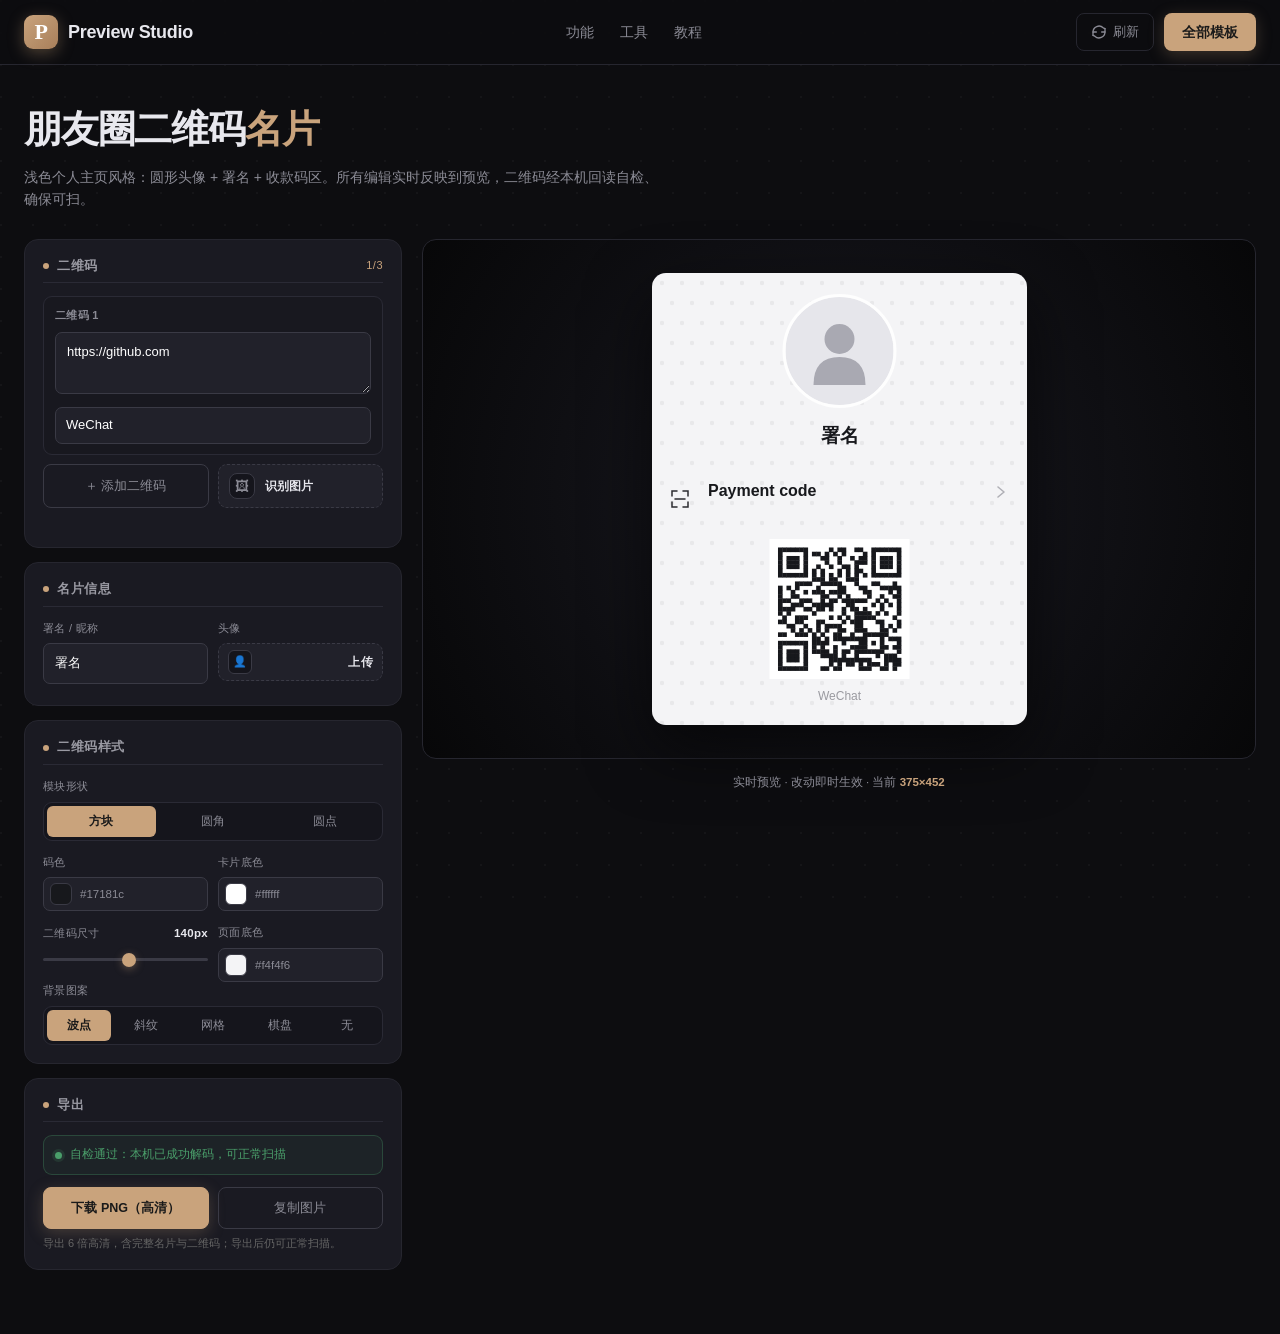
<file: qr-studio.html>
<!DOCTYPE html>
<html lang="zh-CN">
<head>
<meta charset="UTF-8">
<meta name="viewport" content="width=device-width,initial-scale=1,viewport-fit=cover">
<title>QR Studio · 朋友圈二维码名片</title>
<style>
*{margin:0;padding:0;box-sizing:border-box;-webkit-tap-highlight-color:transparent}
:root{
  --bg:#0d0d10;--card:#1a1a22;--border:#26262f;
  --text:#e8e8ee;--muted:#8b8b95;--accent:#c9a37c;--danger:#c04a3a;--ok:#4a9e6a;
  --radius:14px;--max:1280px;
}
body{background:var(--bg);color:var(--text);font-family:'Inter',"PingFang SC","Microsoft YaHei",-apple-system,sans-serif;
  font-size:14px;line-height:1.6;-webkit-font-smoothing:antialiased;min-height:100vh}
body::before{content:"";position:fixed;inset:0;pointer-events:none;z-index:0;
  background-image:radial-gradient(circle at 1px 1px,rgba(255,255,255,.035) 1px,transparent 0);background-size:32px 32px}
::selection{background:rgba(201,163,124,.3)}
button{font:inherit;color:inherit;background:none;border:none;cursor:pointer}
input,textarea,select{font:inherit;color:inherit}
a{color:inherit;text-decoration:none}
.wrap{max-width:var(--max);margin:0 auto;padding:0 24px;position:relative;z-index:1}

/* NAV */
.nav{position:sticky;top:0;z-index:100;background:rgba(13,13,16,.78);backdrop-filter:blur(20px);border-bottom:1px solid var(--border)}
.nav-inner{display:flex;align-items:center;justify-content:space-between;height:64px;max-width:var(--max);margin:0 auto;padding:0 24px}
.brand{display:flex;align-items:center;gap:10px;font-weight:700;font-size:18px;letter-spacing:-.3px}
.brand-logo{width:34px;height:34px;border-radius:9px;background:linear-gradient(135deg,var(--accent),#a87f5a);
  display:flex;align-items:center;justify-content:center;font-family:'Great Vibes',cursive;color:#fff;font-size:22px;
  box-shadow:0 4px 16px rgba(201,163,124,.35)}
.nav-links{display:flex;gap:26px;font-size:14px;color:var(--muted)}
.nav-links a{transition:color .2s}.nav-links a:hover{color:var(--text)}
.nav-right{display:flex;align-items:center;gap:10px}
.nav-cta{padding:8px 18px;border-radius:8px;background:var(--accent);color:#1a1a1a;font-weight:600;font-size:14px;
  transition:transform .15s,box-shadow .2s;box-shadow:0 4px 16px rgba(201,163,124,.25)}
.nav-cta:hover{transform:translateY(-1px);box-shadow:0 6px 24px rgba(201,163,124,.35)}
.nav-refresh{display:flex;align-items:center;gap:6px;padding:8px 14px;border-radius:8px;background:transparent;
  color:var(--muted);border:1px solid var(--border);font-size:13px;font-weight:500;transition:all .15s;cursor:pointer}
.nav-refresh:hover{color:var(--accent);border-color:rgba(201,163,124,.45);background:rgba(201,163,124,.08)}
.nav-refresh svg{transition:transform .2s}
.nav-refresh:hover svg{transform:rotate(180deg)}
.nav-cta,.nav-refresh{white-space:nowrap;flex:none}
@media(max-width:768px){.nav-links{display:none}.nav-refresh span{display:none}.nav-cta{padding:6px 12px;font-size:12.5px}}

/* LAYOUT */
.head{padding:34px 0 8px}
.head h1{font-size:clamp(26px,4vw,38px);font-weight:800;letter-spacing:-1.2px}
.head h1 em{font-style:normal;color:var(--accent)}
.head p{color:var(--muted);font-size:14px;margin-top:6px;max-width:640px}
.workspace{display:grid;grid-template-columns:378px 1fr;gap:20px;align-items:start;padding:20px 0 50px}
@media(max-width:940px){.workspace{display:flex;flex-direction:column;gap:12px}.col-stage{order:1}.col-panel{order:2}}

/* PANELS */
.panel{background:var(--card);border:1px solid var(--border);border-radius:var(--radius);padding:16px 18px 18px;
  margin-bottom:14px;transition:border-color .2s}
.panel:hover{border-color:rgba(201,163,124,.3)}
.panel h2{font-size:13px;font-weight:600;letter-spacing:.5px;color:#9a9aa3;display:flex;align-items:center;gap:8px;
  margin-bottom:13px;border-bottom:1px solid #2a2a35;padding-bottom:6px}
.panel h2 .dot{width:6px;height:6px;border-radius:50%;background:var(--accent);flex:none;animation:pulse 2s infinite}
@keyframes pulse{0%,100%{opacity:1}50%{opacity:.4}}
.panel h2 .opt{margin-left:auto;font-size:11px;font-weight:500;color:var(--accent)}
.field{margin-bottom:13px}.field:last-child{margin-bottom:0}
.field label{display:flex;align-items:center;justify-content:space-between;font-size:11px;color:var(--muted);
  margin-bottom:6px;letter-spacing:.3px}
.field label .val{color:var(--text);font-variant-numeric:tabular-nums;font-weight:600;font-size:11.5px}
input[type=text],textarea{width:100%;border:1px solid #3a3a45;border-radius:7px;background:#21212a;color:#fff;
  padding:9px 11px;font-size:13px;outline:none;transition:.15s;resize:vertical;font-family:inherit}
input[type=text]:focus,textarea:focus{border-color:var(--accent);box-shadow:0 0 0 3px rgba(201,163,124,.12)}
textarea{min-height:62px;line-height:1.6}
.hint{font-size:11px;color:#666;margin-top:6px;min-height:15px;line-height:1.5}
.hint.err{color:var(--danger)}.hint.ok{color:var(--ok)}
.row{display:flex;gap:10px}.row .field{flex:1;margin-bottom:0}.row+.row{margin-top:13px}

input[type=range]{width:100%;height:22px;-webkit-appearance:none;appearance:none;background:transparent}
input[type=range]::-webkit-slider-runnable-track{height:3px;border-radius:2px;background:#3a3a45}
input[type=range]::-webkit-slider-thumb{-webkit-appearance:none;width:14px;height:14px;border-radius:50%;
  background:var(--accent);border:none;box-shadow:0 2px 8px rgba(201,163,124,.4);margin-top:-5.5px;transition:.12s}
input[type=range]::-webkit-slider-thumb:hover{transform:scale(1.15)}
input[type=range]::-moz-range-track{height:3px;border-radius:2px;background:#3a3a45}
input[type=range]::-moz-range-thumb{width:14px;height:14px;border-radius:50%;background:var(--accent);border:none}

.seg{display:flex;background:#15151c;border:1px solid #2a2a35;border-radius:9px;padding:3px;gap:3px}
.seg button{flex:1;padding:6px 0;border-radius:6px;font-size:12px;color:var(--muted);transition:.15s}
.seg button.on{background:var(--accent);color:#1a1a1a;font-weight:700}
.seg button:hover:not(.on){color:var(--text);background:#22222b}
.color-in{display:flex;align-items:center;gap:8px;border:1px solid #3a3a45;border-radius:7px;padding:5px 9px 5px 6px;
  background:#21212a;cursor:pointer;transition:.15s}
.color-in:hover{border-color:var(--accent)}
.color-in input[type=color]{width:22px;height:22px;border:none;padding:0;background:none;cursor:pointer}
.color-in input[type=color]::-webkit-color-swatch-wrapper{padding:0}
.color-in input[type=color]::-webkit-color-swatch{border:1px solid #3a3a45;border-radius:6px}
.color-in span{font-size:11.5px;color:var(--muted);font-variant-numeric:tabular-nums}
.uptile{border:1px dashed #3a3a45;border-radius:9px;background:#21212a;padding:10px;display:flex;align-items:center;
  gap:10px;cursor:pointer;transition:.15s}
.uptile:hover{border-color:var(--accent);background:#26262f}
.uptile .thumb{width:34px;height:34px;border-radius:8px;background:#15151c;border:1px solid #3a3a45;display:flex;
  align-items:center;justify-content:center;overflow:hidden;flex:none;color:var(--muted)}
.uptile .thumb img{width:100%;height:100%;object-fit:cover}
.uptile .meta{font-size:12px}
.uptile .meta b{display:block;font-size:12.5px;font-weight:600;color:var(--text)}
.uptile .meta span{color:var(--muted);font-size:11.5px}
.link-btn{font-size:11.5px;color:var(--accent);text-decoration:underline;text-underline-offset:2px;padding:2px 0}
.link-btn:hover{color:#d4b08c}
/* 多二维码条目 */
.qr-item{border:1px solid #2a2a35;border-radius:9px;background:#18181f;padding:10px 11px;margin-bottom:9px}
.qr-item .qr-item-head{display:flex;align-items:center;justify-content:space-between;margin-bottom:7px}
.qr-item .qr-item-head label{font-size:11px;color:var(--muted);font-weight:600;letter-spacing:.3px}
.qr-item textarea{min-height:42px}
.qr-item input[type=text]{margin-top:7px;padding:7px 10px}
.btn-grid{display:grid;grid-template-columns:1fr 1fr;gap:9px}
.btn{border:1px solid #3a3a45;background:#21212a;color:var(--text);border-radius:8px;padding:10px 0;font-size:12.5px;
  font-weight:600;transition:.15s;display:flex;align-items:center;justify-content:center;gap:6px}
.btn:hover{background:#2c2c38;border-color:#4a4a58;transform:translateY(-1px)}
.btn:active{transform:translateY(0)}
.btn.primary{background:var(--accent);color:#1a1a1a;border-color:var(--accent);box-shadow:0 4px 16px rgba(201,163,124,.25)}
.btn.primary:hover{background:#d4b08c;box-shadow:0 6px 24px rgba(201,163,124,.35)}
.btn.ghost{color:var(--muted);font-weight:500;background:transparent}
.btn.ghost:hover{color:var(--text);border-color:#4a4a58}
.btn.wide{grid-column:1/-1}
.btn[disabled]{opacity:.4;pointer-events:none}
.btn svg{width:14px;height:14px}

/* STAGE */
.col-stage{position:sticky;top:84px}
.stage{background:radial-gradient(circle at center,#1a1a22 0,#070708 100%);border:1px solid var(--border);
  border-radius:var(--radius);padding:30px 16px;display:flex;align-items:center;justify-content:center;min-height:520px}
#qrCanvas{max-width:100%;height:auto;border-radius:14px;box-shadow:0 24px 64px rgba(0,0,0,.6)}
.stage-note{margin-top:14px;font-size:11.5px;color:var(--muted);text-align:center}
.stage-note b{color:var(--accent);font-weight:600}
/* 手机端：同 dual-studio 线上版 —— 画布带棋盘格边框常驻导航下方，参数区在其下滚动 */
@media(max-width:940px){
  .head{display:none}
  .workspace{gap:0;padding-top:0;align-items:stretch}   /* 纵向 flex 下必须 stretch，否则画布条按内容收缩不铺满 */
  .col-stage{position:sticky;top:64px;z-index:50;order:1;flex:none;
    display:flex;justify-content:center;align-items:center;
    margin:0 -24px;                       /* 抵消 wrap 的左右内边距：整条铺满屏幕宽 */
    background:rgba(13,13,16,.97);border-bottom:1px solid var(--border);
    box-shadow:0 10px 24px rgba(0,0,0,.5);padding:8px 10px}
  .stage{min-height:0;padding:6px;display:inline-block;
    background:repeating-conic-gradient(#18181e 0% 25%,#1e1e26 0% 50%) 50%/20px 20px;
    border:1px solid var(--border);border-radius:12px;box-shadow:0 20px 60px rgba(0,0,0,.5)}
  #qrCanvas{max-height:40vh;width:auto;border-radius:8px;box-shadow:none}
  .stage-note{display:none}
  .col-panel{order:2}
  .panel{border:none;border-top:1px solid var(--border);border-radius:0;
    background:transparent;margin-bottom:0;padding:16px 0}
  .panel:hover{border-color:var(--border)}
}
@media(max-width:560px){
  .col-stage{padding:6px 8px}
  .stage{padding:6px}
}

.scan-state{display:flex;align-items:center;gap:8px;font-size:12px;color:var(--muted);background:#15151a;
  border:1px solid var(--border);border-radius:9px;padding:9px 11px;margin-bottom:12px}
.scan-state .led{width:7px;height:7px;border-radius:50%;background:#4a4a58;flex:none;transition:.2s}
.scan-state.pass{color:var(--ok);background:rgba(74,158,106,.08);border-color:rgba(74,158,106,.3)}
.scan-state.pass .led{background:var(--ok);box-shadow:0 0 0 3px rgba(74,158,106,.16)}
.scan-state.warn{color:#d69b13;background:rgba(214,155,19,.07);border-color:rgba(214,155,19,.3)}
.scan-state.warn .led{background:#d69b13;box-shadow:0 0 0 3px rgba(214,155,19,.16)}
.scan-state.fail{color:var(--danger);background:rgba(192,74,58,.08);border-color:rgba(192,74,58,.35)}
.scan-state.fail .led{background:var(--danger);box-shadow:0 0 0 3px rgba(192,74,58,.16)}
.toast{position:fixed;left:50%;bottom:30px;transform:translate(-50%,16px);background:rgba(201,163,124,.95);color:#1a1a1a;
  font-size:12.5px;font-weight:600;padding:10px 18px;border-radius:999px;opacity:0;pointer-events:none;transition:.22s;
  z-index:999;box-shadow:0 6px 24px rgba(201,163,124,.35)}
.toast.on{opacity:1;transform:translate(-50%,0)}
</style>
</head>
<body>

<nav class="nav">
  <div class="nav-inner">
    <a href="index.html" class="brand"><div class="brand-logo">P</div><span>Preview Studio</span></a>
    <div class="nav-links">
      <a href="index.html#features">功能</a><a href="index.html#tool">工具</a><a href="index.html#how">教程</a>
    </div>
    <div class="nav-right">
      <button class="nav-refresh" title="刷新页面，查看最新版本" onclick="location.reload()">
        <svg viewBox="0 0 24 24" width="16" height="16" fill="none" stroke="currentColor" stroke-width="2" stroke-linecap="round" stroke-linejoin="round"><path d="M3 12a9 9 0 0 1 15.3-6.3L21 7"/><path d="M21 7v5h-5"/><path d="M21 12a9 9 0 0 1-15.3 6.3L3 17"/><path d="M3 17v-5h5"/></svg>
        <span>刷新</span>
      </button>
      <a href="index.html#tool" class="nav-cta">全部模板</a>
    </div>
  </div>
</nav>

<div class="wrap">
  <div class="head">
    <h1>朋友圈二维码<em>名片</em></h1>
    <p>浅色个人主页风格：圆形头像 + 署名 + 收款码区。所有编辑实时反映到预览，二维码经本机回读自检、确保可扫。</p>
  </div>

  <div class="workspace">
    <!-- 左：参数 -->
    <div class="col-panel">
      <section class="panel">
        <h2><span class="dot"></span>二维码 <span class="opt" id="qrCountOpt"></span></h2>
        <div id="qrList"></div>
        <div class="btn-grid" style="margin-top:2px">
          <button class="btn ghost" id="btnAddQr">＋ 添加二维码</button>
          <label class="uptile" for="qrFile" style="padding:8px 10px">
            <div class="thumb" id="qrThumb" style="width:26px;height:26px">🖼</div>
            <div class="meta"><b style="font-size:11.5px">识别图片</b></div>
          </label>
        </div>
        <input type="file" id="qrFile" accept="image/*" hidden>
        <div class="hint" id="hScan"></div>
      </section>

      <section class="panel">
        <h2><span class="dot"></span>名片信息</h2>
        <div class="row">
          <div class="field">
            <label>署名 / 昵称</label>
            <input type="text" id="fName" maxlength="16" placeholder="署名">
          </div>
          <div class="field">
            <label>头像</label>
            <label class="uptile" for="avFile" style="padding:6px 9px">
              <div class="thumb" id="avThumb" style="width:24px;height:24px;border-radius:6px">👤</div>
              <div class="meta"><b style="font-size:11.5px">上传</b></div>
            </label>
          </div>
        </div>
        <input type="file" id="avFile" accept="image/*" hidden>
      </section>

      <section class="panel">
        <h2><span class="dot"></span>二维码样式</h2>
        <div class="field">
          <label>模块形状</label>
          <div class="seg" id="segStyle">
            <button data-v="square">方块</button>
            <button data-v="rounded">圆角</button>
            <button data-v="dots">圆点</button>
          </div>
        </div>
        <div class="row">
          <div class="field">
            <label>码色</label>
            <div class="color-in"><input type="color" id="fFg"><span id="vFg"></span></div>
          </div>
          <div class="field">
            <label>卡片底色</label>
            <div class="color-in"><input type="color" id="fCard"><span id="vCard"></span></div>
          </div>
        </div>
        <div class="row">
          <div class="field">
            <label>二维码尺寸 <span class="val" id="vSize"></span></label>
            <input type="range" id="fSize" min="96" max="180" step="2">
          </div>
          <div class="field">
            <label>页面底色</label>
            <div class="color-in"><input type="color" id="fBg"><span id="vBg"></span></div>
          </div>
        </div>
        <div class="field">
          <label>背景图案</label>
          <div class="seg" id="segPat">
            <button data-v="dots">波点</button>
            <button data-v="stripe">斜纹</button>
            <button data-v="grid">网格</button>
            <button data-v="checker">棋盘</button>
            <button data-v="none">无</button>
          </div>
        </div>
      </section>

      <section class="panel">
        <h2><span class="dot"></span>导出</h2>
        <div class="scan-state" id="scanState"><span class="led"></span><span id="scanText">等待校验…</span></div>
        <div class="btn-grid">
          <button class="btn primary" id="btnPng">下载 PNG（高清）</button>
          <button class="btn ghost" id="btnCopy">复制图片</button>
        </div>
        <div class="hint">导出 6 倍高清，含完整名片与二维码；导出后仍可正常扫描。</div>
      </section>
    </div>

    <!-- 右：实时预览 -->
    <div class="col-stage">
      <div class="stage">
        <canvas id="qrCanvas" width="375" height="640"></canvas>
      </div>
      <div class="stage-note">实时预览 · 改动即时生效 · 当前 <b id="noteSize">375×640</b></div>
    </div>
  </div>
</div>

<div class="toast" id="toast"></div>

<script>
/**
 * Minified by jsDelivr using Terser v5.37.0.
 * Original file: /npm/qrcode-generator@1.4.4/qrcode.js
 *
 * Do NOT use SRI with dynamically generated files! More information: https://www.jsdelivr.com/using-sri-with-dynamic-files
 */
var qrcode=function(){var t=function(t,r){var e=t,n=g[r],o=null,i=0,a=null,u=[],f={},c=function(t,r){o=function(t){for(var r=new Array(t),e=0;e<t;e+=1){r[e]=new Array(t);for(var n=0;n<t;n+=1)r[e][n]=null}return r}(i=4*e+17),l(0,0),l(i-7,0),l(0,i-7),s(),h(),d(t,r),e>=7&&v(t),null==a&&(a=p(e,n,u)),w(a,r)},l=function(t,r){for(var e=-1;e<=7;e+=1)if(!(t+e<=-1||i<=t+e))for(var n=-1;n<=7;n+=1)r+n<=-1||i<=r+n||(o[t+e][r+n]=0<=e&&e<=6&&(0==n||6==n)||0<=n&&n<=6&&(0==e||6==e)||2<=e&&e<=4&&2<=n&&n<=4)},h=function(){for(var t=8;t<i-8;t+=1)null==o[t][6]&&(o[t][6]=t%2==0);for(var r=8;r<i-8;r+=1)null==o[6][r]&&(o[6][r]=r%2==0)},s=function(){for(var t=B.getPatternPosition(e),r=0;r<t.length;r+=1)for(var n=0;n<t.length;n+=1){var i=t[r],a=t[n];if(null==o[i][a])for(var u=-2;u<=2;u+=1)for(var f=-2;f<=2;f+=1)o[i+u][a+f]=-2==u||2==u||-2==f||2==f||0==u&&0==f}},v=function(t){for(var r=B.getBCHTypeNumber(e),n=0;n<18;n+=1){var a=!t&&1==(r>>n&1);o[Math.floor(n/3)][n%3+i-8-3]=a}for(n=0;n<18;n+=1){a=!t&&1==(r>>n&1);o[n%3+i-8-3][Math.floor(n/3)]=a}},d=function(t,r){for(var e=n<<3|r,a=B.getBCHTypeInfo(e),u=0;u<15;u+=1){var f=!t&&1==(a>>u&1);u<6?o[u][8]=f:u<8?o[u+1][8]=f:o[i-15+u][8]=f}for(u=0;u<15;u+=1){f=!t&&1==(a>>u&1);u<8?o[8][i-u-1]=f:u<9?o[8][15-u-1+1]=f:o[8][15-u-1]=f}o[i-8][8]=!t},w=function(t,r){for(var e=-1,n=i-1,a=7,u=0,f=B.getMaskFunction(r),c=i-1;c>0;c-=2)for(6==c&&(c-=1);;){for(var g=0;g<2;g+=1)if(null==o[n][c-g]){var l=!1;u<t.length&&(l=1==(t[u]>>>a&1)),f(n,c-g)&&(l=!l),o[n][c-g]=l,-1==(a-=1)&&(u+=1,a=7)}if((n+=e)<0||i<=n){n-=e,e=-e;break}}},p=function(t,r,e){for(var n=A.getRSBlocks(t,r),o=b(),i=0;i<e.length;i+=1){var a=e[i];o.put(a.getMode(),4),o.put(a.getLength(),B.getLengthInBits(a.getMode(),t)),a.write(o)}var u=0;for(i=0;i<n.length;i+=1)u+=n[i].dataCount;if(o.getLengthInBits()>8*u)throw"code length overflow. ("+o.getLengthInBits()+">"+8*u+")";for(o.getLengthInBits()+4<=8*u&&o.put(0,4);o.getLengthInBits()%8!=0;)o.putBit(!1);for(;!(o.getLengthInBits()>=8*u||(o.put(236,8),o.getLengthInBits()>=8*u));)o.put(17,8);return function(t,r){for(var e=0,n=0,o=0,i=new Array(r.length),a=new Array(r.length),u=0;u<r.length;u+=1){var f=r[u].dataCount,c=r[u].totalCount-f;n=Math.max(n,f),o=Math.max(o,c),i[u]=new Array(f);for(var g=0;g<i[u].length;g+=1)i[u][g]=255&t.getBuffer()[g+e];e+=f;var l=B.getErrorCorrectPolynomial(c),h=k(i[u],l.getLength()-1).mod(l);for(a[u]=new Array(l.getLength()-1),g=0;g<a[u].length;g+=1){var s=g+h.getLength()-a[u].length;a[u][g]=s>=0?h.getAt(s):0}}var v=0;for(g=0;g<r.length;g+=1)v+=r[g].totalCount;var d=new Array(v),w=0;for(g=0;g<n;g+=1)for(u=0;u<r.length;u+=1)g<i[u].length&&(d[w]=i[u][g],w+=1);for(g=0;g<o;g+=1)for(u=0;u<r.length;u+=1)g<a[u].length&&(d[w]=a[u][g],w+=1);return d}(o,n)};f.addData=function(t,r){var e=null;switch(r=r||"Byte"){case"Numeric":e=M(t);break;case"Alphanumeric":e=x(t);break;case"Byte":e=m(t);break;case"Kanji":e=L(t);break;default:throw"mode:"+r}u.push(e),a=null},f.isDark=function(t,r){if(t<0||i<=t||r<0||i<=r)throw t+","+r;return o[t][r]},f.getModuleCount=function(){return i},f.make=function(){if(e<1){for(var t=1;t<40;t++){for(var r=A.getRSBlocks(t,n),o=b(),i=0;i<u.length;i++){var a=u[i];o.put(a.getMode(),4),o.put(a.getLength(),B.getLengthInBits(a.getMode(),t)),a.write(o)}var g=0;for(i=0;i<r.length;i++)g+=r[i].dataCount;if(o.getLengthInBits()<=8*g)break}e=t}c(!1,function(){for(var t=0,r=0,e=0;e<8;e+=1){c(!0,e);var n=B.getLostPoint(f);(0==e||t>n)&&(t=n,r=e)}return r}())},f.createTableTag=function(t,r){t=t||2;var e="";e+='<table style="',e+=" border-width: 0px; border-style: none;",e+=" border-collapse: collapse;",e+=" padding: 0px; margin: "+(r=void 0===r?4*t:r)+"px;",e+='">',e+="<tbody>";for(var n=0;n<f.getModuleCount();n+=1){e+="<tr>";for(var o=0;o<f.getModuleCount();o+=1)e+='<td style="',e+=" border-width: 0px; border-style: none;",e+=" border-collapse: collapse;",e+=" padding: 0px; margin: 0px;",e+=" width: "+t+"px;",e+=" height: "+t+"px;",e+=" background-color: ",e+=f.isDark(n,o)?"#000000":"#ffffff",e+=";",e+='"/>';e+="</tr>"}return e+="</tbody>",e+="</table>"},f.createSvgTag=function(t,r,e,n){var o={};"object"==typeof arguments[0]&&(t=(o=arguments[0]).cellSize,r=o.margin,e=o.alt,n=o.title),t=t||2,r=void 0===r?4*t:r,(e="string"==typeof e?{text:e}:e||{}).text=e.text||null,e.id=e.text?e.id||"qrcode-description":null,(n="string"==typeof n?{text:n}:n||{}).text=n.text||null,n.id=n.text?n.id||"qrcode-title":null;var i,a,u,c,g=f.getModuleCount()*t+2*r,l="";for(c="l"+t+",0 0,"+t+" -"+t+",0 0,-"+t+"z ",l+='<svg version="1.1" xmlns="http://www.w3.org/2000/svg"',l+=o.scalable?"":' width="'+g+'px" height="'+g+'px"',l+=' viewBox="0 0 '+g+" "+g+'" ',l+=' preserveAspectRatio="xMinYMin meet"',l+=n.text||e.text?' role="img" aria-labelledby="'+y([n.id,e.id].join(" ").trim())+'"':"",l+=">",l+=n.text?'<title id="'+y(n.id)+'">'+y(n.text)+"</title>":"",l+=e.text?'<description id="'+y(e.id)+'">'+y(e.text)+"</description>":"",l+='<rect width="100%" height="100%" fill="white" cx="0" cy="0"/>',l+='<path d="',a=0;a<f.getModuleCount();a+=1)for(u=a*t+r,i=0;i<f.getModuleCount();i+=1)f.isDark(a,i)&&(l+="M"+(i*t+r)+","+u+c);return l+='" stroke="transparent" fill="black"/>',l+="</svg>"},f.createDataURL=function(t,r){t=t||2,r=void 0===r?4*t:r;var e=f.getModuleCount()*t+2*r,n=r,o=e-r;return I(e,e,(function(r,e){if(n<=r&&r<o&&n<=e&&e<o){var i=Math.floor((r-n)/t),a=Math.floor((e-n)/t);return f.isDark(a,i)?0:1}return 1}))},f.createImgTag=function(t,r,e){t=t||2,r=void 0===r?4*t:r;var n=f.getModuleCount()*t+2*r,o="";return o+="<img",o+=' src="',o+=f.createDataURL(t,r),o+='"',o+=' width="',o+=n,o+='"',o+=' height="',o+=n,o+='"',e&&(o+=' alt="',o+=y(e),o+='"'),o+="/>"};var y=function(t){for(var r="",e=0;e<t.length;e+=1){var n=t.charAt(e);switch(n){case"<":r+="&lt;";break;case">":r+="&gt;";break;case"&":r+="&amp;";break;case'"':r+="&quot;";break;default:r+=n}}return r};return f.createASCII=function(t,r){if((t=t||1)<2)return function(t){t=void 0===t?2:t;var r,e,n,o,i,a=1*f.getModuleCount()+2*t,u=t,c=a-t,g={"██":"█","█ ":"▀"," █":"▄","  ":" "},l={"██":"▀","█ ":"▀"," █":" ","  ":" "},h="";for(r=0;r<a;r+=2){for(n=Math.floor((r-u)/1),o=Math.floor((r+1-u)/1),e=0;e<a;e+=1)i="█",u<=e&&e<c&&u<=r&&r<c&&f.isDark(n,Math.floor((e-u)/1))&&(i=" "),u<=e&&e<c&&u<=r+1&&r+1<c&&f.isDark(o,Math.floor((e-u)/1))?i+=" ":i+="█",h+=t<1&&r+1>=c?l[i]:g[i];h+="\n"}return a%2&&t>0?h.substring(0,h.length-a-1)+Array(a+1).join("▀"):h.substring(0,h.length-1)}(r);t-=1,r=void 0===r?2*t:r;var e,n,o,i,a=f.getModuleCount()*t+2*r,u=r,c=a-r,g=Array(t+1).join("██"),l=Array(t+1).join("  "),h="",s="";for(e=0;e<a;e+=1){for(o=Math.floor((e-u)/t),s="",n=0;n<a;n+=1)i=1,u<=n&&n<c&&u<=e&&e<c&&f.isDark(o,Math.floor((n-u)/t))&&(i=0),s+=i?g:l;for(o=0;o<t;o+=1)h+=s+"\n"}return h.substring(0,h.length-1)},f.renderTo2dContext=function(t,r){r=r||2;for(var e=f.getModuleCount(),n=0;n<e;n++)for(var o=0;o<e;o++)t.fillStyle=f.isDark(n,o)?"black":"white",t.fillRect(n*r,o*r,r,r)},f};t.stringToBytes=(t.stringToBytesFuncs={default:function(t){for(var r=[],e=0;e<t.length;e+=1){var n=t.charCodeAt(e);r.push(255&n)}return r}}).default,t.createStringToBytes=function(t,r){var e=function(){for(var e=S(t),n=function(){var t=e.read();if(-1==t)throw"eof";return t},o=0,i={};;){var a=e.read();if(-1==a)break;var u=n(),f=n()<<8|n();i[String.fromCharCode(a<<8|u)]=f,o+=1}if(o!=r)throw o+" != "+r;return i}(),n="?".charCodeAt(0);return function(t){for(var r=[],o=0;o<t.length;o+=1){var i=t.charCodeAt(o);if(i<128)r.push(i);else{var a=e[t.charAt(o)];"number"==typeof a?(255&a)==a?r.push(a):(r.push(a>>>8),r.push(255&a)):r.push(n)}}return r}};var r,e,n,o,i,a=1,u=2,f=4,c=8,g={L:1,M:0,Q:3,H:2},l=0,h=1,s=2,v=3,d=4,w=5,p=6,y=7,B=(r=[[],[6,18],[6,22],[6,26],[6,30],[6,34],[6,22,38],[6,24,42],[6,26,46],[6,28,50],[6,30,54],[6,32,58],[6,34,62],[6,26,46,66],[6,26,48,70],[6,26,50,74],[6,30,54,78],[6,30,56,82],[6,30,58,86],[6,34,62,90],[6,28,50,72,94],[6,26,50,74,98],[6,30,54,78,102],[6,28,54,80,106],[6,32,58,84,110],[6,30,58,86,114],[6,34,62,90,118],[6,26,50,74,98,122],[6,30,54,78,102,126],[6,26,52,78,104,130],[6,30,56,82,108,134],[6,34,60,86,112,138],[6,30,58,86,114,142],[6,34,62,90,118,146],[6,30,54,78,102,126,150],[6,24,50,76,102,128,154],[6,28,54,80,106,132,158],[6,32,58,84,110,136,162],[6,26,54,82,110,138,166],[6,30,58,86,114,142,170]],e=1335,n=7973,i=function(t){for(var r=0;0!=t;)r+=1,t>>>=1;return r},(o={}).getBCHTypeInfo=function(t){for(var r=t<<10;i(r)-i(e)>=0;)r^=e<<i(r)-i(e);return 21522^(t<<10|r)},o.getBCHTypeNumber=function(t){for(var r=t<<12;i(r)-i(n)>=0;)r^=n<<i(r)-i(n);return t<<12|r},o.getPatternPosition=function(t){return r[t-1]},o.getMaskFunction=function(t){switch(t){case l:return function(t,r){return(t+r)%2==0};case h:return function(t,r){return t%2==0};case s:return function(t,r){return r%3==0};case v:return function(t,r){return(t+r)%3==0};case d:return function(t,r){return(Math.floor(t/2)+Math.floor(r/3))%2==0};case w:return function(t,r){return t*r%2+t*r%3==0};case p:return function(t,r){return(t*r%2+t*r%3)%2==0};case y:return function(t,r){return(t*r%3+(t+r)%2)%2==0};default:throw"bad maskPattern:"+t}},o.getErrorCorrectPolynomial=function(t){for(var r=k([1],0),e=0;e<t;e+=1)r=r.multiply(k([1,C.gexp(e)],0));return r},o.getLengthInBits=function(t,r){if(1<=r&&r<10)switch(t){case a:return 10;case u:return 9;case f:case c:return 8;default:throw"mode:"+t}else if(r<27)switch(t){case a:return 12;case u:return 11;case f:return 16;case c:return 10;default:throw"mode:"+t}else{if(!(r<41))throw"type:"+r;switch(t){case a:return 14;case u:return 13;case f:return 16;case c:return 12;default:throw"mode:"+t}}},o.getLostPoint=function(t){for(var r=t.getModuleCount(),e=0,n=0;n<r;n+=1)for(var o=0;o<r;o+=1){for(var i=0,a=t.isDark(n,o),u=-1;u<=1;u+=1)if(!(n+u<0||r<=n+u))for(var f=-1;f<=1;f+=1)o+f<0||r<=o+f||0==u&&0==f||a==t.isDark(n+u,o+f)&&(i+=1);i>5&&(e+=3+i-5)}for(n=0;n<r-1;n+=1)for(o=0;o<r-1;o+=1){var c=0;t.isDark(n,o)&&(c+=1),t.isDark(n+1,o)&&(c+=1),t.isDark(n,o+1)&&(c+=1),t.isDark(n+1,o+1)&&(c+=1),0!=c&&4!=c||(e+=3)}for(n=0;n<r;n+=1)for(o=0;o<r-6;o+=1)t.isDark(n,o)&&!t.isDark(n,o+1)&&t.isDark(n,o+2)&&t.isDark(n,o+3)&&t.isDark(n,o+4)&&!t.isDark(n,o+5)&&t.isDark(n,o+6)&&(e+=40);for(o=0;o<r;o+=1)for(n=0;n<r-6;n+=1)t.isDark(n,o)&&!t.isDark(n+1,o)&&t.isDark(n+2,o)&&t.isDark(n+3,o)&&t.isDark(n+4,o)&&!t.isDark(n+5,o)&&t.isDark(n+6,o)&&(e+=40);var g=0;for(o=0;o<r;o+=1)for(n=0;n<r;n+=1)t.isDark(n,o)&&(g+=1);return e+=Math.abs(100*g/r/r-50)/5*10},o),C=function(){for(var t=new Array(256),r=new Array(256),e=0;e<8;e+=1)t[e]=1<<e;for(e=8;e<256;e+=1)t[e]=t[e-4]^t[e-5]^t[e-6]^t[e-8];for(e=0;e<255;e+=1)r[t[e]]=e;var n={glog:function(t){if(t<1)throw"glog("+t+")";return r[t]},gexp:function(r){for(;r<0;)r+=255;for(;r>=256;)r-=255;return t[r]}};return n}();function k(t,r){if(void 0===t.length)throw t.length+"/"+r;var e=function(){for(var e=0;e<t.length&&0==t[e];)e+=1;for(var n=new Array(t.length-e+r),o=0;o<t.length-e;o+=1)n[o]=t[o+e];return n}(),n={getAt:function(t){return e[t]},getLength:function(){return e.length},multiply:function(t){for(var r=new Array(n.getLength()+t.getLength()-1),e=0;e<n.getLength();e+=1)for(var o=0;o<t.getLength();o+=1)r[e+o]^=C.gexp(C.glog(n.getAt(e))+C.glog(t.getAt(o)));return k(r,0)},mod:function(t){if(n.getLength()-t.getLength()<0)return n;for(var r=C.glog(n.getAt(0))-C.glog(t.getAt(0)),e=new Array(n.getLength()),o=0;o<n.getLength();o+=1)e[o]=n.getAt(o);for(o=0;o<t.getLength();o+=1)e[o]^=C.gexp(C.glog(t.getAt(o))+r);return k(e,0).mod(t)}};return n}var A=function(){var t=[[1,26,19],[1,26,16],[1,26,13],[1,26,9],[1,44,34],[1,44,28],[1,44,22],[1,44,16],[1,70,55],[1,70,44],[2,35,17],[2,35,13],[1,100,80],[2,50,32],[2,50,24],[4,25,9],[1,134,108],[2,67,43],[2,33,15,2,34,16],[2,33,11,2,34,12],[2,86,68],[4,43,27],[4,43,19],[4,43,15],[2,98,78],[4,49,31],[2,32,14,4,33,15],[4,39,13,1,40,14],[2,121,97],[2,60,38,2,61,39],[4,40,18,2,41,19],[4,40,14,2,41,15],[2,146,116],[3,58,36,2,59,37],[4,36,16,4,37,17],[4,36,12,4,37,13],[2,86,68,2,87,69],[4,69,43,1,70,44],[6,43,19,2,44,20],[6,43,15,2,44,16],[4,101,81],[1,80,50,4,81,51],[4,50,22,4,51,23],[3,36,12,8,37,13],[2,116,92,2,117,93],[6,58,36,2,59,37],[4,46,20,6,47,21],[7,42,14,4,43,15],[4,133,107],[8,59,37,1,60,38],[8,44,20,4,45,21],[12,33,11,4,34,12],[3,145,115,1,146,116],[4,64,40,5,65,41],[11,36,16,5,37,17],[11,36,12,5,37,13],[5,109,87,1,110,88],[5,65,41,5,66,42],[5,54,24,7,55,25],[11,36,12,7,37,13],[5,122,98,1,123,99],[7,73,45,3,74,46],[15,43,19,2,44,20],[3,45,15,13,46,16],[1,135,107,5,136,108],[10,74,46,1,75,47],[1,50,22,15,51,23],[2,42,14,17,43,15],[5,150,120,1,151,121],[9,69,43,4,70,44],[17,50,22,1,51,23],[2,42,14,19,43,15],[3,141,113,4,142,114],[3,70,44,11,71,45],[17,47,21,4,48,22],[9,39,13,16,40,14],[3,135,107,5,136,108],[3,67,41,13,68,42],[15,54,24,5,55,25],[15,43,15,10,44,16],[4,144,116,4,145,117],[17,68,42],[17,50,22,6,51,23],[19,46,16,6,47,17],[2,139,111,7,140,112],[17,74,46],[7,54,24,16,55,25],[34,37,13],[4,151,121,5,152,122],[4,75,47,14,76,48],[11,54,24,14,55,25],[16,45,15,14,46,16],[6,147,117,4,148,118],[6,73,45,14,74,46],[11,54,24,16,55,25],[30,46,16,2,47,17],[8,132,106,4,133,107],[8,75,47,13,76,48],[7,54,24,22,55,25],[22,45,15,13,46,16],[10,142,114,2,143,115],[19,74,46,4,75,47],[28,50,22,6,51,23],[33,46,16,4,47,17],[8,152,122,4,153,123],[22,73,45,3,74,46],[8,53,23,26,54,24],[12,45,15,28,46,16],[3,147,117,10,148,118],[3,73,45,23,74,46],[4,54,24,31,55,25],[11,45,15,31,46,16],[7,146,116,7,147,117],[21,73,45,7,74,46],[1,53,23,37,54,24],[19,45,15,26,46,16],[5,145,115,10,146,116],[19,75,47,10,76,48],[15,54,24,25,55,25],[23,45,15,25,46,16],[13,145,115,3,146,116],[2,74,46,29,75,47],[42,54,24,1,55,25],[23,45,15,28,46,16],[17,145,115],[10,74,46,23,75,47],[10,54,24,35,55,25],[19,45,15,35,46,16],[17,145,115,1,146,116],[14,74,46,21,75,47],[29,54,24,19,55,25],[11,45,15,46,46,16],[13,145,115,6,146,116],[14,74,46,23,75,47],[44,54,24,7,55,25],[59,46,16,1,47,17],[12,151,121,7,152,122],[12,75,47,26,76,48],[39,54,24,14,55,25],[22,45,15,41,46,16],[6,151,121,14,152,122],[6,75,47,34,76,48],[46,54,24,10,55,25],[2,45,15,64,46,16],[17,152,122,4,153,123],[29,74,46,14,75,47],[49,54,24,10,55,25],[24,45,15,46,46,16],[4,152,122,18,153,123],[13,74,46,32,75,47],[48,54,24,14,55,25],[42,45,15,32,46,16],[20,147,117,4,148,118],[40,75,47,7,76,48],[43,54,24,22,55,25],[10,45,15,67,46,16],[19,148,118,6,149,119],[18,75,47,31,76,48],[34,54,24,34,55,25],[20,45,15,61,46,16]],r=function(t,r){var e={};return e.totalCount=t,e.dataCount=r,e},e={};return e.getRSBlocks=function(e,n){var o=function(r,e){switch(e){case g.L:return t[4*(r-1)+0];case g.M:return t[4*(r-1)+1];case g.Q:return t[4*(r-1)+2];case g.H:return t[4*(r-1)+3];default:return}}(e,n);if(void 0===o)throw"bad rs block @ typeNumber:"+e+"/errorCorrectionLevel:"+n;for(var i=o.length/3,a=[],u=0;u<i;u+=1)for(var f=o[3*u+0],c=o[3*u+1],l=o[3*u+2],h=0;h<f;h+=1)a.push(r(c,l));return a},e}(),b=function(){var t=[],r=0,e={getBuffer:function(){return t},getAt:function(r){var e=Math.floor(r/8);return 1==(t[e]>>>7-r%8&1)},put:function(t,r){for(var n=0;n<r;n+=1)e.putBit(1==(t>>>r-n-1&1))},getLengthInBits:function(){return r},putBit:function(e){var n=Math.floor(r/8);t.length<=n&&t.push(0),e&&(t[n]|=128>>>r%8),r+=1}};return e},M=function(t){var r=a,e=t,n={getMode:function(){return r},getLength:function(t){return e.length},write:function(t){for(var r=e,n=0;n+2<r.length;)t.put(o(r.substring(n,n+3)),10),n+=3;n<r.length&&(r.length-n==1?t.put(o(r.substring(n,n+1)),4):r.length-n==2&&t.put(o(r.substring(n,n+2)),7))}},o=function(t){for(var r=0,e=0;e<t.length;e+=1)r=10*r+i(t.charAt(e));return r},i=function(t){if("0"<=t&&t<="9")return t.charCodeAt(0)-"0".charCodeAt(0);throw"illegal char :"+t};return n},x=function(t){var r=u,e=t,n={getMode:function(){return r},getLength:function(t){return e.length},write:function(t){for(var r=e,n=0;n+1<r.length;)t.put(45*o(r.charAt(n))+o(r.charAt(n+1)),11),n+=2;n<r.length&&t.put(o(r.charAt(n)),6)}},o=function(t){if("0"<=t&&t<="9")return t.charCodeAt(0)-"0".charCodeAt(0);if("A"<=t&&t<="Z")return t.charCodeAt(0)-"A".charCodeAt(0)+10;switch(t){case" ":return 36;case"$":return 37;case"%":return 38;case"*":return 39;case"+":return 40;case"-":return 41;case".":return 42;case"/":return 43;case":":return 44;default:throw"illegal char :"+t}};return n},m=function(r){var e=f,n=t.stringToBytes(r),o={getMode:function(){return e},getLength:function(t){return n.length},write:function(t){for(var r=0;r<n.length;r+=1)t.put(n[r],8)}};return o},L=function(r){var e=c,n=t.stringToBytesFuncs.SJIS;if(!n)throw"sjis not supported.";!function(){var t=n("友");if(2!=t.length||38726!=(t[0]<<8|t[1]))throw"sjis not supported."}();var o=n(r),i={getMode:function(){return e},getLength:function(t){return~~(o.length/2)},write:function(t){for(var r=o,e=0;e+1<r.length;){var n=(255&r[e])<<8|255&r[e+1];if(33088<=n&&n<=40956)n-=33088;else{if(!(57408<=n&&n<=60351))throw"illegal char at "+(e+1)+"/"+n;n-=49472}n=192*(n>>>8&255)+(255&n),t.put(n,13),e+=2}if(e<r.length)throw"illegal char at "+(e+1)}};return i},D=function(){var t=[],r={writeByte:function(r){t.push(255&r)},writeShort:function(t){r.writeByte(t),r.writeByte(t>>>8)},writeBytes:function(t,e,n){e=e||0,n=n||t.length;for(var o=0;o<n;o+=1)r.writeByte(t[o+e])},writeString:function(t){for(var e=0;e<t.length;e+=1)r.writeByte(t.charCodeAt(e))},toByteArray:function(){return t},toString:function(){var r="";r+="[";for(var e=0;e<t.length;e+=1)e>0&&(r+=","),r+=t[e];return r+="]"}};return r},S=function(t){var r=t,e=0,n=0,o=0,i={read:function(){for(;o<8;){if(e>=r.length){if(0==o)return-1;throw"unexpected end of file./"+o}var t=r.charAt(e);if(e+=1,"="==t)return o=0,-1;t.match(/^\s$/)||(n=n<<6|a(t.charCodeAt(0)),o+=6)}var i=n>>>o-8&255;return o-=8,i}},a=function(t){if(65<=t&&t<=90)return t-65;if(97<=t&&t<=122)return t-97+26;if(48<=t&&t<=57)return t-48+52;if(43==t)return 62;if(47==t)return 63;throw"c:"+t};return i},I=function(t,r,e){for(var n=function(t,r){var e=t,n=r,o=new Array(t*r),i={setPixel:function(t,r,n){o[r*e+t]=n},write:function(t){t.writeString("GIF87a"),t.writeShort(e),t.writeShort(n),t.writeByte(128),t.writeByte(0),t.writeByte(0),t.writeByte(0),t.writeByte(0),t.writeByte(0),t.writeByte(255),t.writeByte(255),t.writeByte(255),t.writeString(","),t.writeShort(0),t.writeShort(0),t.writeShort(e),t.writeShort(n),t.writeByte(0);var r=a(2);t.writeByte(2);for(var o=0;r.length-o>255;)t.writeByte(255),t.writeBytes(r,o,255),o+=255;t.writeByte(r.length-o),t.writeBytes(r,o,r.length-o),t.writeByte(0),t.writeString(";")}},a=function(t){for(var r=1<<t,e=1+(1<<t),n=t+1,i=u(),a=0;a<r;a+=1)i.add(String.fromCharCode(a));i.add(String.fromCharCode(r)),i.add(String.fromCharCode(e));var f,c,g,l=D(),h=(f=l,c=0,g=0,{write:function(t,r){if(t>>>r!=0)throw"length over";for(;c+r>=8;)f.writeByte(255&(t<<c|g)),r-=8-c,t>>>=8-c,g=0,c=0;g|=t<<c,c+=r},flush:function(){c>0&&f.writeByte(g)}});h.write(r,n);var s=0,v=String.fromCharCode(o[s]);for(s+=1;s<o.length;){var d=String.fromCharCode(o[s]);s+=1,i.contains(v+d)?v+=d:(h.write(i.indexOf(v),n),i.size()<4095&&(i.size()==1<<n&&(n+=1),i.add(v+d)),v=d)}return h.write(i.indexOf(v),n),h.write(e,n),h.flush(),l.toByteArray()},u=function(){var t={},r=0,e={add:function(n){if(e.contains(n))throw"dup key:"+n;t[n]=r,r+=1},size:function(){return r},indexOf:function(r){return t[r]},contains:function(r){return void 0!==t[r]}};return e};return i}(t,r),o=0;o<r;o+=1)for(var i=0;i<t;i+=1)n.setPixel(i,o,e(i,o));var a=D();n.write(a);for(var u=function(){var t=0,r=0,e=0,n="",o={},i=function(t){n+=String.fromCharCode(a(63&t))},a=function(t){if(t<0);else{if(t<26)return 65+t;if(t<52)return t-26+97;if(t<62)return t-52+48;if(62==t)return 43;if(63==t)return 47}throw"n:"+t};return o.writeByte=function(n){for(t=t<<8|255&n,r+=8,e+=1;r>=6;)i(t>>>r-6),r-=6},o.flush=function(){if(r>0&&(i(t<<6-r),t=0,r=0),e%3!=0)for(var o=3-e%3,a=0;a<o;a+=1)n+="="},o.toString=function(){return n},o}(),f=a.toByteArray(),c=0;c<f.length;c+=1)u.writeByte(f[c]);return u.flush(),"data:image/gif;base64,"+u};return t}();qrcode.stringToBytesFuncs["UTF-8"]=function(t){return function(t){for(var r=[],e=0;e<t.length;e++){var n=t.charCodeAt(e);n<128?r.push(n):n<2048?r.push(192|n>>6,128|63&n):n<55296||n>=57344?r.push(224|n>>12,128|n>>6&63,128|63&n):(e++,n=65536+((1023&n)<<10|1023&t.charCodeAt(e)),r.push(240|n>>18,128|n>>12&63,128|n>>6&63,128|63&n))}return r}(t)},function(t){"function"==typeof define&&define.amd?define([],t):"object"==typeof exports&&(module.exports=t())}((function(){return qrcode}));
//# sourceMappingURL=/sm/26b4b0d0b1e283d6b3ec9857ac597d7a60c76ac17be1ef4c965f03086de426bb.map
</script>
<script>
!function(o,e){"object"==typeof exports&&"object"==typeof module?module.exports=e():"function"==typeof define&&define.amd?define([],e):"object"==typeof exports?exports.jsQR=e():o.jsQR=e()}("undefined"!=typeof self?self:this,function(){return function(o){var e={};function r(t){if(e[t])return e[t].exports;var c=e[t]={i:t,l:!1,exports:{}};return o[t].call(c.exports,c,c.exports,r),c.l=!0,c.exports}return r.m=o,r.c=e,r.d=function(o,e,t){r.o(o,e)||Object.defineProperty(o,e,{configurable:!1,enumerable:!0,get:t})},r.n=function(o){var e=o&&o.__esModule?function(){return o.default}:function(){return o};return r.d(e,"a",e),e},r.o=function(o,e){return Object.prototype.hasOwnProperty.call(o,e)},r.p="",r(r.s=3)}([function(o,e,r){"use strict";Object.defineProperty(e,"__esModule",{value:!0});var t=function(){function o(o,e){this.width=e,this.height=o.length/e,this.data=o}return o.createEmpty=function(e,r){return new o(new Uint8ClampedArray(e*r),e)},o.prototype.get=function(o,e){return!(o<0||o>=this.width||e<0||e>=this.height)&&!!this.data[e*this.width+o]},o.prototype.set=function(o,e,r){this.data[e*this.width+o]=r?1:0},o.prototype.setRegion=function(o,e,r,t,c){for(var s=e;s<e+t;s++)for(var a=o;a<o+r;a++)this.set(a,s,!!c)},o}();e.BitMatrix=t},function(o,e,r){"use strict";Object.defineProperty(e,"__esModule",{value:!0});var t=r(2);e.addOrSubtractGF=function(o,e){return o^e};var c=function(){function o(o,e,r){this.primitive=o,this.size=e,this.generatorBase=r,this.expTable=new Array(this.size),this.logTable=new Array(this.size);for(var c=1,s=0;s<this.size;s++)this.expTable[s]=c,(c*=2)>=this.size&&(c=(c^this.primitive)&this.size-1);for(s=0;s<this.size-1;s++)this.logTable[this.expTable[s]]=s;this.zero=new t.default(this,Uint8ClampedArray.from([0])),this.one=new t.default(this,Uint8ClampedArray.from([1]))}return o.prototype.multiply=function(o,e){return 0===o||0===e?0:this.expTable[(this.logTable[o]+this.logTable[e])%(this.size-1)]},o.prototype.inverse=function(o){if(0===o)throw new Error("Can't invert 0");return this.expTable[this.size-this.logTable[o]-1]},o.prototype.buildMonomial=function(o,e){if(o<0)throw new Error("Invalid monomial degree less than 0");if(0===e)return this.zero;var r=new Uint8ClampedArray(o+1);return r[0]=e,new t.default(this,r)},o.prototype.log=function(o){if(0===o)throw new Error("Can't take log(0)");return this.logTable[o]},o.prototype.exp=function(o){return this.expTable[o]},o}();e.default=c},function(o,e,r){"use strict";Object.defineProperty(e,"__esModule",{value:!0});var t=r(1),c=function(){function o(o,e){if(0===e.length)throw new Error("No coefficients.");this.field=o;var r=e.length;if(r>1&&0===e[0]){for(var t=1;t<r&&0===e[t];)t++;if(t===r)this.coefficients=o.zero.coefficients;else{this.coefficients=new Uint8ClampedArray(r-t);for(var c=0;c<this.coefficients.length;c++)this.coefficients[c]=e[t+c]}}else this.coefficients=e}return o.prototype.degree=function(){return this.coefficients.length-1},o.prototype.isZero=function(){return 0===this.coefficients[0]},o.prototype.getCoefficient=function(o){return this.coefficients[this.coefficients.length-1-o]},o.prototype.addOrSubtract=function(e){var r;if(this.isZero())return e;if(e.isZero())return this;var c=this.coefficients,s=e.coefficients;c.length>s.length&&(c=(r=[s,c])[0],s=r[1]);for(var a=new Uint8ClampedArray(s.length),n=s.length-c.length,d=0;d<n;d++)a[d]=s[d];for(d=n;d<s.length;d++)a[d]=t.addOrSubtractGF(c[d-n],s[d]);return new o(this.field,a)},o.prototype.multiply=function(e){if(0===e)return this.field.zero;if(1===e)return this;for(var r=this.coefficients.length,t=new Uint8ClampedArray(r),c=0;c<r;c++)t[c]=this.field.multiply(this.coefficients[c],e);return new o(this.field,t)},o.prototype.multiplyPoly=function(e){if(this.isZero()||e.isZero())return this.field.zero;for(var r=this.coefficients,c=r.length,s=e.coefficients,a=s.length,n=new Uint8ClampedArray(c+a-1),d=0;d<c;d++)for(var l=r[d],i=0;i<a;i++)n[d+i]=t.addOrSubtractGF(n[d+i],this.field.multiply(l,s[i]));return new o(this.field,n)},o.prototype.multiplyByMonomial=function(e,r){if(e<0)throw new Error("Invalid degree less than 0");if(0===r)return this.field.zero;for(var t=this.coefficients.length,c=new Uint8ClampedArray(t+e),s=0;s<t;s++)c[s]=this.field.multiply(this.coefficients[s],r);return new o(this.field,c)},o.prototype.evaluateAt=function(o){var e=0;if(0===o)return this.getCoefficient(0);var r=this.coefficients.length;if(1===o)return this.coefficients.forEach(function(o){e=t.addOrSubtractGF(e,o)}),e;e=this.coefficients[0];for(var c=1;c<r;c++)e=t.addOrSubtractGF(this.field.multiply(o,e),this.coefficients[c]);return e},o}();e.default=c},function(o,e,r){"use strict";Object.defineProperty(e,"__esModule",{value:!0});var t=r(4),c=r(5),s=r(11),a=r(12);function n(o){var e=a.locate(o);if(!e)return null;for(var r=0,t=e;r<t.length;r++){var n=t[r],d=s.extract(o,n),l=c.decode(d.matrix);if(l)return{binaryData:l.bytes,data:l.text,chunks:l.chunks,version:l.version,location:{topRightCorner:d.mappingFunction(n.dimension,0),topLeftCorner:d.mappingFunction(0,0),bottomRightCorner:d.mappingFunction(n.dimension,n.dimension),bottomLeftCorner:d.mappingFunction(0,n.dimension),topRightFinderPattern:n.topRight,topLeftFinderPattern:n.topLeft,bottomLeftFinderPattern:n.bottomLeft,bottomRightAlignmentPattern:n.alignmentPattern}}}return null}var d={inversionAttempts:"attemptBoth"};function l(o,e,r,c){void 0===c&&(c={});var s=d;Object.keys(s||{}).forEach(function(o){s[o]=c[o]||s[o]});var a="attemptBoth"===s.inversionAttempts||"invertFirst"===s.inversionAttempts,l="onlyInvert"===s.inversionAttempts||"invertFirst"===s.inversionAttempts,i=t.binarize(o,e,r,a),B=i.binarized,k=i.inverted,u=n(l?k:B);return u||"attemptBoth"!==s.inversionAttempts&&"invertFirst"!==s.inversionAttempts||(u=n(l?B:k)),u}l.default=l,e.default=l},function(o,e,r){"use strict";Object.defineProperty(e,"__esModule",{value:!0});var t=r(0);function c(o,e,r){return o<e?e:o>r?r:o}var s=function(){function o(o,e){this.width=o,this.data=new Uint8ClampedArray(o*e)}return o.prototype.get=function(o,e){return this.data[e*this.width+o]},o.prototype.set=function(o,e,r){this.data[e*this.width+o]=r},o}();e.binarize=function(o,e,r,a){if(o.length!==e*r*4)throw new Error("Malformed data passed to binarizer.");for(var n=new s(e,r),d=0;d<e;d++)for(var l=0;l<r;l++){var i=o[4*(l*e+d)+0],B=o[4*(l*e+d)+1],k=o[4*(l*e+d)+2];n.set(d,l,.2126*i+.7152*B+.0722*k)}for(var u=Math.ceil(e/8),C=Math.ceil(r/8),m=new s(u,C),f=0;f<C;f++)for(var w=0;w<u;w++){var P=0,v=1/0,h=0;for(l=0;l<8;l++)for(d=0;d<8;d++){var y=n.get(8*w+d,8*f+l);P+=y,v=Math.min(v,y),h=Math.max(h,y)}var p=P/Math.pow(8,2);if(h-v<=24&&(p=v/2,f>0&&w>0)){var b=(m.get(w,f-1)+2*m.get(w-1,f)+m.get(w-1,f-1))/4;v<b&&(p=b)}m.set(w,f,p)}var g=t.BitMatrix.createEmpty(e,r),x=null;for(a&&(x=t.BitMatrix.createEmpty(e,r)),f=0;f<C;f++)for(w=0;w<u;w++){for(var M=c(w,2,u-3),L=c(f,2,C-3),N=(P=0,-2);N<=2;N++)for(var I=-2;I<=2;I++)P+=m.get(M+N,L+I);var O=P/25;for(N=0;N<8;N++)for(I=0;I<8;I++){d=8*w+N,l=8*f+I;var z=n.get(d,l);g.set(d,l,z<=O),a&&x.set(d,l,!(z<=O))}}return a?{binarized:g,inverted:x}:{binarized:g}}},function(o,e,r){"use strict";Object.defineProperty(e,"__esModule",{value:!0});var t=r(0),c=r(6),s=r(9),a=r(10);function n(o,e){for(var r=o^e,t=0;r;)t++,r&=r-1;return t}function d(o,e){return e<<1|o}var l=[{bits:21522,formatInfo:{errorCorrectionLevel:1,dataMask:0}},{bits:20773,formatInfo:{errorCorrectionLevel:1,dataMask:1}},{bits:24188,formatInfo:{errorCorrectionLevel:1,dataMask:2}},{bits:23371,formatInfo:{errorCorrectionLevel:1,dataMask:3}},{bits:17913,formatInfo:{errorCorrectionLevel:1,dataMask:4}},{bits:16590,formatInfo:{errorCorrectionLevel:1,dataMask:5}},{bits:20375,formatInfo:{errorCorrectionLevel:1,dataMask:6}},{bits:19104,formatInfo:{errorCorrectionLevel:1,dataMask:7}},{bits:30660,formatInfo:{errorCorrectionLevel:0,dataMask:0}},{bits:29427,formatInfo:{errorCorrectionLevel:0,dataMask:1}},{bits:32170,formatInfo:{errorCorrectionLevel:0,dataMask:2}},{bits:30877,formatInfo:{errorCorrectionLevel:0,dataMask:3}},{bits:26159,formatInfo:{errorCorrectionLevel:0,dataMask:4}},{bits:25368,formatInfo:{errorCorrectionLevel:0,dataMask:5}},{bits:27713,formatInfo:{errorCorrectionLevel:0,dataMask:6}},{bits:26998,formatInfo:{errorCorrectionLevel:0,dataMask:7}},{bits:5769,formatInfo:{errorCorrectionLevel:3,dataMask:0}},{bits:5054,formatInfo:{errorCorrectionLevel:3,dataMask:1}},{bits:7399,formatInfo:{errorCorrectionLevel:3,dataMask:2}},{bits:6608,formatInfo:{errorCorrectionLevel:3,dataMask:3}},{bits:1890,formatInfo:{errorCorrectionLevel:3,dataMask:4}},{bits:597,formatInfo:{errorCorrectionLevel:3,dataMask:5}},{bits:3340,formatInfo:{errorCorrectionLevel:3,dataMask:6}},{bits:2107,formatInfo:{errorCorrectionLevel:3,dataMask:7}},{bits:13663,formatInfo:{errorCorrectionLevel:2,dataMask:0}},{bits:12392,formatInfo:{errorCorrectionLevel:2,dataMask:1}},{bits:16177,formatInfo:{errorCorrectionLevel:2,dataMask:2}},{bits:14854,formatInfo:{errorCorrectionLevel:2,dataMask:3}},{bits:9396,formatInfo:{errorCorrectionLevel:2,dataMask:4}},{bits:8579,formatInfo:{errorCorrectionLevel:2,dataMask:5}},{bits:11994,formatInfo:{errorCorrectionLevel:2,dataMask:6}},{bits:11245,formatInfo:{errorCorrectionLevel:2,dataMask:7}}],i=[function(o){return(o.y+o.x)%2==0},function(o){return o.y%2==0},function(o){return o.x%3==0},function(o){return(o.y+o.x)%3==0},function(o){return(Math.floor(o.y/2)+Math.floor(o.x/3))%2==0},function(o){return o.x*o.y%2+o.x*o.y%3==0},function(o){return(o.y*o.x%2+o.y*o.x%3)%2==0},function(o){return((o.y+o.x)%2+o.y*o.x%3)%2==0}];function B(o,e,r){for(var c=i[r.dataMask],s=o.height,a=function(o){var e=17+4*o.versionNumber,r=t.BitMatrix.createEmpty(e,e);r.setRegion(0,0,9,9,!0),r.setRegion(e-8,0,8,9,!0),r.setRegion(0,e-8,9,8,!0);for(var c=0,s=o.alignmentPatternCenters;c<s.length;c++)for(var a=s[c],n=0,d=o.alignmentPatternCenters;n<d.length;n++){var l=d[n];6===a&&6===l||6===a&&l===e-7||a===e-7&&6===l||r.setRegion(a-2,l-2,5,5,!0)}return r.setRegion(6,9,1,e-17,!0),r.setRegion(9,6,e-17,1,!0),o.versionNumber>6&&(r.setRegion(e-11,0,3,6,!0),r.setRegion(0,e-11,6,3,!0)),r}(e),n=[],l=0,B=0,k=!0,u=s-1;u>0;u-=2){6===u&&u--;for(var C=0;C<s;C++)for(var m=k?s-1-C:C,f=0;f<2;f++){var w=u-f;if(!a.get(w,m)){B++;var P=o.get(w,m);c({y:m,x:w})&&(P=!P),l=d(P,l),8===B&&(n.push(l),B=0,l=0)}}k=!k}return n}function k(o){var e=function(o){var e=o.height,r=Math.floor((e-17)/4);if(r<=6)return a.VERSIONS[r-1];for(var t=0,c=5;c>=0;c--)for(var s=e-9;s>=e-11;s--)t=d(o.get(s,c),t);var l=0;for(s=5;s>=0;s--)for(c=e-9;c>=e-11;c--)l=d(o.get(s,c),l);for(var i,B=1/0,k=0,u=a.VERSIONS;k<u.length;k++){var C=u[k];if(C.infoBits===t||C.infoBits===l)return C;var m=n(t,C.infoBits);m<B&&(i=C,B=m),(m=n(l,C.infoBits))<B&&(i=C,B=m)}return B<=3?i:void 0}(o);if(!e)return null;var r=function(o){for(var e=0,r=0;r<=8;r++)6!==r&&(e=d(o.get(r,8),e));for(var t=7;t>=0;t--)6!==t&&(e=d(o.get(8,t),e));var c=o.height,s=0;for(t=c-1;t>=c-7;t--)s=d(o.get(8,t),s);for(r=c-8;r<c;r++)s=d(o.get(r,8),s);for(var a=1/0,i=null,B=0,k=l;B<k.length;B++){var u=k[B],C=u.bits,m=u.formatInfo;if(C===e||C===s)return m;var f=n(e,C);f<a&&(i=m,a=f),e!==s&&(f=n(s,C))<a&&(i=m,a=f)}return a<=3?i:null}(o);if(!r)return null;var t=function(o,e,r){var t=e.errorCorrectionLevels[r],c=[],s=0;if(t.ecBlocks.forEach(function(o){for(var e=0;e<o.numBlocks;e++)c.push({numDataCodewords:o.dataCodewordsPerBlock,codewords:[]}),s+=o.dataCodewordsPerBlock+t.ecCodewordsPerBlock}),o.length<s)return null;o=o.slice(0,s);for(var a=t.ecBlocks[0].dataCodewordsPerBlock,n=0;n<a;n++)for(var d=0,l=c;d<l.length;d++)l[d].codewords.push(o.shift());if(t.ecBlocks.length>1){var i=t.ecBlocks[0].numBlocks,B=t.ecBlocks[1].numBlocks;for(n=0;n<B;n++)c[i+n].codewords.push(o.shift())}for(;o.length>0;)for(var k=0,u=c;k<u.length;k++)u[k].codewords.push(o.shift());return c}(B(o,e,r),e,r.errorCorrectionLevel);if(!t)return null;for(var i=t.reduce(function(o,e){return o+e.numDataCodewords},0),k=new Uint8ClampedArray(i),u=0,C=0,m=t;C<m.length;C++){var f=m[C],w=s.decode(f.codewords,f.codewords.length-f.numDataCodewords);if(!w)return null;for(var P=0;P<f.numDataCodewords;P++)k[u++]=w[P]}try{return c.decode(k,e.versionNumber)}catch(o){return null}}e.decode=function(o){if(null==o)return null;var e=k(o);if(e)return e;for(var r=0;r<o.width;r++)for(var t=r+1;t<o.height;t++)o.get(r,t)!==o.get(t,r)&&(o.set(r,t,!o.get(r,t)),o.set(t,r,!o.get(t,r)));return k(o)}},function(o,e,r){"use strict";Object.defineProperty(e,"__esModule",{value:!0});var t,c,s=r(7),a=r(8);function n(o,e){for(var r=[],t="",c=[10,12,14][e],s=o.readBits(c);s>=3;){if((l=o.readBits(10))>=1e3)throw new Error("Invalid numeric value above 999");var a=Math.floor(l/100),n=Math.floor(l/10)%10,d=l%10;r.push(48+a,48+n,48+d),t+=a.toString()+n.toString()+d.toString(),s-=3}if(2===s){if((l=o.readBits(7))>=100)throw new Error("Invalid numeric value above 99");a=Math.floor(l/10),n=l%10;r.push(48+a,48+n),t+=a.toString()+n.toString()}else if(1===s){var l;if((l=o.readBits(4))>=10)throw new Error("Invalid numeric value above 9");r.push(48+l),t+=l.toString()}return{bytes:r,text:t}}!function(o){o.Numeric="numeric",o.Alphanumeric="alphanumeric",o.Byte="byte",o.Kanji="kanji",o.ECI="eci"}(t=e.Mode||(e.Mode={})),function(o){o[o.Terminator=0]="Terminator",o[o.Numeric=1]="Numeric",o[o.Alphanumeric=2]="Alphanumeric",o[o.Byte=4]="Byte",o[o.Kanji=8]="Kanji",o[o.ECI=7]="ECI"}(c||(c={}));var d=["0","1","2","3","4","5","6","7","8","9","A","B","C","D","E","F","G","H","I","J","K","L","M","N","O","P","Q","R","S","T","U","V","W","X","Y","Z"," ","$","%","*","+","-",".","/",":"];function l(o,e){for(var r=[],t="",c=[9,11,13][e],s=o.readBits(c);s>=2;){var a=o.readBits(11),n=Math.floor(a/45),l=a%45;r.push(d[n].charCodeAt(0),d[l].charCodeAt(0)),t+=d[n]+d[l],s-=2}if(1===s){n=o.readBits(6);r.push(d[n].charCodeAt(0)),t+=d[n]}return{bytes:r,text:t}}function i(o,e){for(var r=[],t="",c=[8,16,16][e],s=o.readBits(c),a=0;a<s;a++){var n=o.readBits(8);r.push(n)}try{t+=decodeURIComponent(r.map(function(o){return"%"+("0"+o.toString(16)).substr(-2)}).join(""))}catch(o){}return{bytes:r,text:t}}function B(o,e){for(var r=[],t="",c=[8,10,12][e],s=o.readBits(c),n=0;n<s;n++){var d=o.readBits(13),l=Math.floor(d/192)<<8|d%192;l+=l<7936?33088:49472,r.push(l>>8,255&l),t+=String.fromCharCode(a.shiftJISTable[l])}return{bytes:r,text:t}}e.decode=function(o,e){for(var r,a,d,k,u=new s.BitStream(o),C=e<=9?0:e<=26?1:2,m={text:"",bytes:[],chunks:[],version:e};u.available()>=4;){var f=u.readBits(4);if(f===c.Terminator)return m;if(f===c.ECI)0===u.readBits(1)?m.chunks.push({type:t.ECI,assignmentNumber:u.readBits(7)}):0===u.readBits(1)?m.chunks.push({type:t.ECI,assignmentNumber:u.readBits(14)}):0===u.readBits(1)?m.chunks.push({type:t.ECI,assignmentNumber:u.readBits(21)}):m.chunks.push({type:t.ECI,assignmentNumber:-1});else if(f===c.Numeric){var w=n(u,C);m.text+=w.text,(r=m.bytes).push.apply(r,w.bytes),m.chunks.push({type:t.Numeric,text:w.text})}else if(f===c.Alphanumeric){var P=l(u,C);m.text+=P.text,(a=m.bytes).push.apply(a,P.bytes),m.chunks.push({type:t.Alphanumeric,text:P.text})}else if(f===c.Byte){var v=i(u,C);m.text+=v.text,(d=m.bytes).push.apply(d,v.bytes),m.chunks.push({type:t.Byte,bytes:v.bytes,text:v.text})}else if(f===c.Kanji){var h=B(u,C);m.text+=h.text,(k=m.bytes).push.apply(k,h.bytes),m.chunks.push({type:t.Kanji,bytes:h.bytes,text:h.text})}}if(0===u.available()||0===u.readBits(u.available()))return m}},function(o,e,r){"use strict";Object.defineProperty(e,"__esModule",{value:!0});var t=function(){function o(o){this.byteOffset=0,this.bitOffset=0,this.bytes=o}return o.prototype.readBits=function(o){if(o<1||o>32||o>this.available())throw new Error("Cannot read "+o.toString()+" bits");var e=0;if(this.bitOffset>0){var r=8-this.bitOffset,t=o<r?o:r,c=255>>8-t<<(s=r-t);e=(this.bytes[this.byteOffset]&c)>>s,o-=t,this.bitOffset+=t,8===this.bitOffset&&(this.bitOffset=0,this.byteOffset++)}if(o>0){for(;o>=8;)e=e<<8|255&this.bytes[this.byteOffset],this.byteOffset++,o-=8;if(o>0){var s;c=255>>(s=8-o)<<s;e=e<<o|(this.bytes[this.byteOffset]&c)>>s,this.bitOffset+=o}}return e},o.prototype.available=function(){return 8*(this.bytes.length-this.byteOffset)-this.bitOffset},o}();e.BitStream=t},function(o,e,r){"use strict";Object.defineProperty(e,"__esModule",{value:!0}),e.shiftJISTable={32:32,33:33,34:34,35:35,36:36,37:37,38:38,39:39,40:40,41:41,42:42,43:43,44:44,45:45,46:46,47:47,48:48,49:49,50:50,51:51,52:52,53:53,54:54,55:55,56:56,57:57,58:58,59:59,60:60,61:61,62:62,63:63,64:64,65:65,66:66,67:67,68:68,69:69,70:70,71:71,72:72,73:73,74:74,75:75,76:76,77:77,78:78,79:79,80:80,81:81,82:82,83:83,84:84,85:85,86:86,87:87,88:88,89:89,90:90,91:91,92:165,93:93,94:94,95:95,96:96,97:97,98:98,99:99,100:100,101:101,102:102,103:103,104:104,105:105,106:106,107:107,108:108,109:109,110:110,111:111,112:112,113:113,114:114,115:115,116:116,117:117,118:118,119:119,120:120,121:121,122:122,123:123,124:124,125:125,126:8254,33088:12288,33089:12289,33090:12290,33091:65292,33092:65294,33093:12539,33094:65306,33095:65307,33096:65311,33097:65281,33098:12443,33099:12444,33100:180,33101:65344,33102:168,33103:65342,33104:65507,33105:65343,33106:12541,33107:12542,33108:12445,33109:12446,33110:12291,33111:20189,33112:12293,33113:12294,33114:12295,33115:12540,33116:8213,33117:8208,33118:65295,33119:92,33120:12316,33121:8214,33122:65372,33123:8230,33124:8229,33125:8216,33126:8217,33127:8220,33128:8221,33129:65288,33130:65289,33131:12308,33132:12309,33133:65339,33134:65341,33135:65371,33136:65373,33137:12296,33138:12297,33139:12298,33140:12299,33141:12300,33142:12301,33143:12302,33144:12303,33145:12304,33146:12305,33147:65291,33148:8722,33149:177,33150:215,33152:247,33153:65309,33154:8800,33155:65308,33156:65310,33157:8806,33158:8807,33159:8734,33160:8756,33161:9794,33162:9792,33163:176,33164:8242,33165:8243,33166:8451,33167:65509,33168:65284,33169:162,33170:163,33171:65285,33172:65283,33173:65286,33174:65290,33175:65312,33176:167,33177:9734,33178:9733,33179:9675,33180:9679,33181:9678,33182:9671,33183:9670,33184:9633,33185:9632,33186:9651,33187:9650,33188:9661,33189:9660,33190:8251,33191:12306,33192:8594,33193:8592,33194:8593,33195:8595,33196:12307,33208:8712,33209:8715,33210:8838,33211:8839,33212:8834,33213:8835,33214:8746,33215:8745,33224:8743,33225:8744,33226:172,33227:8658,33228:8660,33229:8704,33230:8707,33242:8736,33243:8869,33244:8978,33245:8706,33246:8711,33247:8801,33248:8786,33249:8810,33250:8811,33251:8730,33252:8765,33253:8733,33254:8757,33255:8747,33256:8748,33264:8491,33265:8240,33266:9839,33267:9837,33268:9834,33269:8224,33270:8225,33271:182,33276:9711,33359:65296,33360:65297,33361:65298,33362:65299,33363:65300,33364:65301,33365:65302,33366:65303,33367:65304,33368:65305,33376:65313,33377:65314,33378:65315,33379:65316,33380:65317,33381:65318,33382:65319,33383:65320,33384:65321,33385:65322,33386:65323,33387:65324,33388:65325,33389:65326,33390:65327,33391:65328,33392:65329,33393:65330,33394:65331,33395:65332,33396:65333,33397:65334,33398:65335,33399:65336,33400:65337,33401:65338,33409:65345,33410:65346,33411:65347,33412:65348,33413:65349,33414:65350,33415:65351,33416:65352,33417:65353,33418:65354,33419:65355,33420:65356,33421:65357,33422:65358,33423:65359,33424:65360,33425:65361,33426:65362,33427:65363,33428:65364,33429:65365,33430:65366,33431:65367,33432:65368,33433:65369,33434:65370,33439:12353,33440:12354,33441:12355,33442:12356,33443:12357,33444:12358,33445:12359,33446:12360,33447:12361,33448:12362,33449:12363,33450:12364,33451:12365,33452:12366,33453:12367,33454:12368,33455:12369,33456:12370,33457:12371,33458:12372,33459:12373,33460:12374,33461:12375,33462:12376,33463:12377,33464:12378,33465:12379,33466:12380,33467:12381,33468:12382,33469:12383,33470:12384,33471:12385,33472:12386,33473:12387,33474:12388,33475:12389,33476:12390,33477:12391,33478:12392,33479:12393,33480:12394,33481:12395,33482:12396,33483:12397,33484:12398,33485:12399,33486:12400,33487:12401,33488:12402,33489:12403,33490:12404,33491:12405,33492:12406,33493:12407,33494:12408,33495:12409,33496:12410,33497:12411,33498:12412,33499:12413,33500:12414,33501:12415,33502:12416,33503:12417,33504:12418,33505:12419,33506:12420,33507:12421,33508:12422,33509:12423,33510:12424,33511:12425,33512:12426,33513:12427,33514:12428,33515:12429,33516:12430,33517:12431,33518:12432,33519:12433,33520:12434,33521:12435,33600:12449,33601:12450,33602:12451,33603:12452,33604:12453,33605:12454,33606:12455,33607:12456,33608:12457,33609:12458,33610:12459,33611:12460,33612:12461,33613:12462,33614:12463,33615:12464,33616:12465,33617:12466,33618:12467,33619:12468,33620:12469,33621:12470,33622:12471,33623:12472,33624:12473,33625:12474,33626:12475,33627:12476,33628:12477,33629:12478,33630:12479,33631:12480,33632:12481,33633:12482,33634:12483,33635:12484,33636:12485,33637:12486,33638:12487,33639:12488,33640:12489,33641:12490,33642:12491,33643:12492,33644:12493,33645:12494,33646:12495,33647:12496,33648:12497,33649:12498,33650:12499,33651:12500,33652:12501,33653:12502,33654:12503,33655:12504,33656:12505,33657:12506,33658:12507,33659:12508,33660:12509,33661:12510,33662:12511,33664:12512,33665:12513,33666:12514,33667:12515,33668:12516,33669:12517,33670:12518,33671:12519,33672:12520,33673:12521,33674:12522,33675:12523,33676:12524,33677:12525,33678:12526,33679:12527,33680:12528,33681:12529,33682:12530,33683:12531,33684:12532,33685:12533,33686:12534,33695:913,33696:914,33697:915,33698:916,33699:917,33700:918,33701:919,33702:920,33703:921,33704:922,33705:923,33706:924,33707:925,33708:926,33709:927,33710:928,33711:929,33712:931,33713:932,33714:933,33715:934,33716:935,33717:936,33718:937,33727:945,33728:946,33729:947,33730:948,33731:949,33732:950,33733:951,33734:952,33735:953,33736:954,33737:955,33738:956,33739:957,33740:958,33741:959,33742:960,33743:961,33744:963,33745:964,33746:965,33747:966,33748:967,33749:968,33750:969,33856:1040,33857:1041,33858:1042,33859:1043,33860:1044,33861:1045,33862:1025,33863:1046,33864:1047,33865:1048,33866:1049,33867:1050,33868:1051,33869:1052,33870:1053,33871:1054,33872:1055,33873:1056,33874:1057,33875:1058,33876:1059,33877:1060,33878:1061,33879:1062,33880:1063,33881:1064,33882:1065,33883:1066,33884:1067,33885:1068,33886:1069,33887:1070,33888:1071,33904:1072,33905:1073,33906:1074,33907:1075,33908:1076,33909:1077,33910:1105,33911:1078,33912:1079,33913:1080,33914:1081,33915:1082,33916:1083,33917:1084,33918:1085,33920:1086,33921:1087,33922:1088,33923:1089,33924:1090,33925:1091,33926:1092,33927:1093,33928:1094,33929:1095,33930:1096,33931:1097,33932:1098,33933:1099,33934:1100,33935:1101,33936:1102,33937:1103,33951:9472,33952:9474,33953:9484,33954:9488,33955:9496,33956:9492,33957:9500,33958:9516,33959:9508,33960:9524,33961:9532,33962:9473,33963:9475,33964:9487,33965:9491,33966:9499,33967:9495,33968:9507,33969:9523,33970:9515,33971:9531,33972:9547,33973:9504,33974:9519,33975:9512,33976:9527,33977:9535,33978:9501,33979:9520,33980:9509,33981:9528,33982:9538,34975:20124,34976:21782,34977:23043,34978:38463,34979:21696,34980:24859,34981:25384,34982:23030,34983:36898,34984:33909,34985:33564,34986:31312,34987:24746,34988:25569,34989:28197,34990:26093,34991:33894,34992:33446,34993:39925,34994:26771,34995:22311,34996:26017,34997:25201,34998:23451,34999:22992,35e3:34427,35001:39156,35002:32098,35003:32190,35004:39822,35005:25110,35006:31903,35007:34999,35008:23433,35009:24245,35010:25353,35011:26263,35012:26696,35013:38343,35014:38797,35015:26447,35016:20197,35017:20234,35018:20301,35019:20381,35020:20553,35021:22258,35022:22839,35023:22996,35024:23041,35025:23561,35026:24799,35027:24847,35028:24944,35029:26131,35030:26885,35031:28858,35032:30031,35033:30064,35034:31227,35035:32173,35036:32239,35037:32963,35038:33806,35039:34915,35040:35586,35041:36949,35042:36986,35043:21307,35044:20117,35045:20133,35046:22495,35047:32946,35048:37057,35049:30959,35050:19968,35051:22769,35052:28322,35053:36920,35054:31282,35055:33576,35056:33419,35057:39983,35058:20801,35059:21360,35060:21693,35061:21729,35062:22240,35063:23035,35064:24341,35065:39154,35066:28139,35067:32996,35068:34093,35136:38498,35137:38512,35138:38560,35139:38907,35140:21515,35141:21491,35142:23431,35143:28879,35144:32701,35145:36802,35146:38632,35147:21359,35148:40284,35149:31418,35150:19985,35151:30867,35152:33276,35153:28198,35154:22040,35155:21764,35156:27421,35157:34074,35158:39995,35159:23013,35160:21417,35161:28006,35162:29916,35163:38287,35164:22082,35165:20113,35166:36939,35167:38642,35168:33615,35169:39180,35170:21473,35171:21942,35172:23344,35173:24433,35174:26144,35175:26355,35176:26628,35177:27704,35178:27891,35179:27945,35180:29787,35181:30408,35182:31310,35183:38964,35184:33521,35185:34907,35186:35424,35187:37613,35188:28082,35189:30123,35190:30410,35191:39365,35192:24742,35193:35585,35194:36234,35195:38322,35196:27022,35197:21421,35198:20870,35200:22290,35201:22576,35202:22852,35203:23476,35204:24310,35205:24616,35206:25513,35207:25588,35208:27839,35209:28436,35210:28814,35211:28948,35212:29017,35213:29141,35214:29503,35215:32257,35216:33398,35217:33489,35218:34199,35219:36960,35220:37467,35221:40219,35222:22633,35223:26044,35224:27738,35225:29989,35226:20985,35227:22830,35228:22885,35229:24448,35230:24540,35231:25276,35232:26106,35233:27178,35234:27431,35235:27572,35236:29579,35237:32705,35238:35158,35239:40236,35240:40206,35241:40644,35242:23713,35243:27798,35244:33659,35245:20740,35246:23627,35247:25014,35248:33222,35249:26742,35250:29281,35251:20057,35252:20474,35253:21368,35254:24681,35255:28201,35256:31311,35257:38899,35258:19979,35259:21270,35260:20206,35261:20309,35262:20285,35263:20385,35264:20339,35265:21152,35266:21487,35267:22025,35268:22799,35269:23233,35270:23478,35271:23521,35272:31185,35273:26247,35274:26524,35275:26550,35276:27468,35277:27827,35278:28779,35279:29634,35280:31117,35281:31166,35282:31292,35283:31623,35284:33457,35285:33499,35286:33540,35287:33655,35288:33775,35289:33747,35290:34662,35291:35506,35292:22057,35293:36008,35294:36838,35295:36942,35296:38686,35297:34442,35298:20420,35299:23784,35300:25105,35301:29273,35302:30011,35303:33253,35304:33469,35305:34558,35306:36032,35307:38597,35308:39187,35309:39381,35310:20171,35311:20250,35312:35299,35313:22238,35314:22602,35315:22730,35316:24315,35317:24555,35318:24618,35319:24724,35320:24674,35321:25040,35322:25106,35323:25296,35324:25913,35392:39745,35393:26214,35394:26800,35395:28023,35396:28784,35397:30028,35398:30342,35399:32117,35400:33445,35401:34809,35402:38283,35403:38542,35404:35997,35405:20977,35406:21182,35407:22806,35408:21683,35409:23475,35410:23830,35411:24936,35412:27010,35413:28079,35414:30861,35415:33995,35416:34903,35417:35442,35418:37799,35419:39608,35420:28012,35421:39336,35422:34521,35423:22435,35424:26623,35425:34510,35426:37390,35427:21123,35428:22151,35429:21508,35430:24275,35431:25313,35432:25785,35433:26684,35434:26680,35435:27579,35436:29554,35437:30906,35438:31339,35439:35226,35440:35282,35441:36203,35442:36611,35443:37101,35444:38307,35445:38548,35446:38761,35447:23398,35448:23731,35449:27005,35450:38989,35451:38990,35452:25499,35453:31520,35454:27179,35456:27263,35457:26806,35458:39949,35459:28511,35460:21106,35461:21917,35462:24688,35463:25324,35464:27963,35465:28167,35466:28369,35467:33883,35468:35088,35469:36676,35470:19988,35471:39993,35472:21494,35473:26907,35474:27194,35475:38788,35476:26666,35477:20828,35478:31427,35479:33970,35480:37340,35481:37772,35482:22107,35483:40232,35484:26658,35485:33541,35486:33841,35487:31909,35488:21e3,35489:33477,35490:29926,35491:20094,35492:20355,35493:20896,35494:23506,35495:21002,35496:21208,35497:21223,35498:24059,35499:21914,35500:22570,35501:23014,35502:23436,35503:23448,35504:23515,35505:24178,35506:24185,35507:24739,35508:24863,35509:24931,35510:25022,35511:25563,35512:25954,35513:26577,35514:26707,35515:26874,35516:27454,35517:27475,35518:27735,35519:28450,35520:28567,35521:28485,35522:29872,35523:29976,35524:30435,35525:30475,35526:31487,35527:31649,35528:31777,35529:32233,35530:32566,35531:32752,35532:32925,35533:33382,35534:33694,35535:35251,35536:35532,35537:36011,35538:36996,35539:37969,35540:38291,35541:38289,35542:38306,35543:38501,35544:38867,35545:39208,35546:33304,35547:20024,35548:21547,35549:23736,35550:24012,35551:29609,35552:30284,35553:30524,35554:23721,35555:32747,35556:36107,35557:38593,35558:38929,35559:38996,35560:39e3,35561:20225,35562:20238,35563:21361,35564:21916,35565:22120,35566:22522,35567:22855,35568:23305,35569:23492,35570:23696,35571:24076,35572:24190,35573:24524,35574:25582,35575:26426,35576:26071,35577:26082,35578:26399,35579:26827,35580:26820,35648:27231,35649:24112,35650:27589,35651:27671,35652:27773,35653:30079,35654:31048,35655:23395,35656:31232,35657:32e3,35658:24509,35659:35215,35660:35352,35661:36020,35662:36215,35663:36556,35664:36637,35665:39138,35666:39438,35667:39740,35668:20096,35669:20605,35670:20736,35671:22931,35672:23452,35673:25135,35674:25216,35675:25836,35676:27450,35677:29344,35678:30097,35679:31047,35680:32681,35681:34811,35682:35516,35683:35696,35684:25516,35685:33738,35686:38816,35687:21513,35688:21507,35689:21931,35690:26708,35691:27224,35692:35440,35693:30759,35694:26485,35695:40653,35696:21364,35697:23458,35698:33050,35699:34384,35700:36870,35701:19992,35702:20037,35703:20167,35704:20241,35705:21450,35706:21560,35707:23470,35708:24339,35709:24613,35710:25937,35712:26429,35713:27714,35714:27762,35715:27875,35716:28792,35717:29699,35718:31350,35719:31406,35720:31496,35721:32026,35722:31998,35723:32102,35724:26087,35725:29275,35726:21435,35727:23621,35728:24040,35729:25298,35730:25312,35731:25369,35732:28192,35733:34394,35734:35377,35735:36317,35736:37624,35737:28417,35738:31142,35739:39770,35740:20136,35741:20139,35742:20140,35743:20379,35744:20384,35745:20689,35746:20807,35747:31478,35748:20849,35749:20982,35750:21332,35751:21281,35752:21375,35753:21483,35754:21932,35755:22659,35756:23777,35757:24375,35758:24394,35759:24623,35760:24656,35761:24685,35762:25375,35763:25945,35764:27211,35765:27841,35766:29378,35767:29421,35768:30703,35769:33016,35770:33029,35771:33288,35772:34126,35773:37111,35774:37857,35775:38911,35776:39255,35777:39514,35778:20208,35779:20957,35780:23597,35781:26241,35782:26989,35783:23616,35784:26354,35785:26997,35786:29577,35787:26704,35788:31873,35789:20677,35790:21220,35791:22343,35792:24062,35793:37670,35794:26020,35795:27427,35796:27453,35797:29748,35798:31105,35799:31165,35800:31563,35801:32202,35802:33465,35803:33740,35804:34943,35805:35167,35806:35641,35807:36817,35808:37329,35809:21535,35810:37504,35811:20061,35812:20534,35813:21477,35814:21306,35815:29399,35816:29590,35817:30697,35818:33510,35819:36527,35820:39366,35821:39368,35822:39378,35823:20855,35824:24858,35825:34398,35826:21936,35827:31354,35828:20598,35829:23507,35830:36935,35831:38533,35832:20018,35833:27355,35834:37351,35835:23633,35836:23624,35904:25496,35905:31391,35906:27795,35907:38772,35908:36705,35909:31402,35910:29066,35911:38536,35912:31874,35913:26647,35914:32368,35915:26705,35916:37740,35917:21234,35918:21531,35919:34219,35920:35347,35921:32676,35922:36557,35923:37089,35924:21350,35925:34952,35926:31041,35927:20418,35928:20670,35929:21009,35930:20804,35931:21843,35932:22317,35933:29674,35934:22411,35935:22865,35936:24418,35937:24452,35938:24693,35939:24950,35940:24935,35941:25001,35942:25522,35943:25658,35944:25964,35945:26223,35946:26690,35947:28179,35948:30054,35949:31293,35950:31995,35951:32076,35952:32153,35953:32331,35954:32619,35955:33550,35956:33610,35957:34509,35958:35336,35959:35427,35960:35686,35961:36605,35962:38938,35963:40335,35964:33464,35965:36814,35966:39912,35968:21127,35969:25119,35970:25731,35971:28608,35972:38553,35973:26689,35974:20625,35975:27424,35976:27770,35977:28500,35978:31348,35979:32080,35980:34880,35981:35363,35982:26376,35983:20214,35984:20537,35985:20518,35986:20581,35987:20860,35988:21048,35989:21091,35990:21927,35991:22287,35992:22533,35993:23244,35994:24314,35995:25010,35996:25080,35997:25331,35998:25458,35999:26908,36e3:27177,36001:29309,36002:29356,36003:29486,36004:30740,36005:30831,36006:32121,36007:30476,36008:32937,36009:35211,36010:35609,36011:36066,36012:36562,36013:36963,36014:37749,36015:38522,36016:38997,36017:39443,36018:40568,36019:20803,36020:21407,36021:21427,36022:24187,36023:24358,36024:28187,36025:28304,36026:29572,36027:29694,36028:32067,36029:33335,36030:35328,36031:35578,36032:38480,36033:20046,36034:20491,36035:21476,36036:21628,36037:22266,36038:22993,36039:23396,36040:24049,36041:24235,36042:24359,36043:25144,36044:25925,36045:26543,36046:28246,36047:29392,36048:31946,36049:34996,36050:32929,36051:32993,36052:33776,36053:34382,36054:35463,36055:36328,36056:37431,36057:38599,36058:39015,36059:40723,36060:20116,36061:20114,36062:20237,36063:21320,36064:21577,36065:21566,36066:23087,36067:24460,36068:24481,36069:24735,36070:26791,36071:27278,36072:29786,36073:30849,36074:35486,36075:35492,36076:35703,36077:37264,36078:20062,36079:39881,36080:20132,36081:20348,36082:20399,36083:20505,36084:20502,36085:20809,36086:20844,36087:21151,36088:21177,36089:21246,36090:21402,36091:21475,36092:21521,36160:21518,36161:21897,36162:22353,36163:22434,36164:22909,36165:23380,36166:23389,36167:23439,36168:24037,36169:24039,36170:24055,36171:24184,36172:24195,36173:24218,36174:24247,36175:24344,36176:24658,36177:24908,36178:25239,36179:25304,36180:25511,36181:25915,36182:26114,36183:26179,36184:26356,36185:26477,36186:26657,36187:26775,36188:27083,36189:27743,36190:27946,36191:28009,36192:28207,36193:28317,36194:30002,36195:30343,36196:30828,36197:31295,36198:31968,36199:32005,36200:32024,36201:32094,36202:32177,36203:32789,36204:32771,36205:32943,36206:32945,36207:33108,36208:33167,36209:33322,36210:33618,36211:34892,36212:34913,36213:35611,36214:36002,36215:36092,36216:37066,36217:37237,36218:37489,36219:30783,36220:37628,36221:38308,36222:38477,36224:38917,36225:39321,36226:39640,36227:40251,36228:21083,36229:21163,36230:21495,36231:21512,36232:22741,36233:25335,36234:28640,36235:35946,36236:36703,36237:40633,36238:20811,36239:21051,36240:21578,36241:22269,36242:31296,36243:37239,36244:40288,36245:40658,36246:29508,36247:28425,36248:33136,36249:29969,36250:24573,36251:24794,36252:39592,36253:29403,36254:36796,36255:27492,36256:38915,36257:20170,36258:22256,36259:22372,36260:22718,36261:23130,36262:24680,36263:25031,36264:26127,36265:26118,36266:26681,36267:26801,36268:28151,36269:30165,36270:32058,36271:33390,36272:39746,36273:20123,36274:20304,36275:21449,36276:21766,36277:23919,36278:24038,36279:24046,36280:26619,36281:27801,36282:29811,36283:30722,36284:35408,36285:37782,36286:35039,36287:22352,36288:24231,36289:25387,36290:20661,36291:20652,36292:20877,36293:26368,36294:21705,36295:22622,36296:22971,36297:23472,36298:24425,36299:25165,36300:25505,36301:26685,36302:27507,36303:28168,36304:28797,36305:37319,36306:29312,36307:30741,36308:30758,36309:31085,36310:25998,36311:32048,36312:33756,36313:35009,36314:36617,36315:38555,36316:21092,36317:22312,36318:26448,36319:32618,36320:36001,36321:20916,36322:22338,36323:38442,36324:22586,36325:27018,36326:32948,36327:21682,36328:23822,36329:22524,36330:30869,36331:40442,36332:20316,36333:21066,36334:21643,36335:25662,36336:26152,36337:26388,36338:26613,36339:31364,36340:31574,36341:32034,36342:37679,36343:26716,36344:39853,36345:31545,36346:21273,36347:20874,36348:21047,36416:23519,36417:25334,36418:25774,36419:25830,36420:26413,36421:27578,36422:34217,36423:38609,36424:30352,36425:39894,36426:25420,36427:37638,36428:39851,36429:30399,36430:26194,36431:19977,36432:20632,36433:21442,36434:23665,36435:24808,36436:25746,36437:25955,36438:26719,36439:29158,36440:29642,36441:29987,36442:31639,36443:32386,36444:34453,36445:35715,36446:36059,36447:37240,36448:39184,36449:26028,36450:26283,36451:27531,36452:20181,36453:20180,36454:20282,36455:20351,36456:21050,36457:21496,36458:21490,36459:21987,36460:22235,36461:22763,36462:22987,36463:22985,36464:23039,36465:23376,36466:23629,36467:24066,36468:24107,36469:24535,36470:24605,36471:25351,36472:25903,36473:23388,36474:26031,36475:26045,36476:26088,36477:26525,36478:27490,36480:27515,36481:27663,36482:29509,36483:31049,36484:31169,36485:31992,36486:32025,36487:32043,36488:32930,36489:33026,36490:33267,36491:35222,36492:35422,36493:35433,36494:35430,36495:35468,36496:35566,36497:36039,36498:36060,36499:38604,36500:39164,36501:27503,36502:20107,36503:20284,36504:20365,36505:20816,36506:23383,36507:23546,36508:24904,36509:25345,36510:26178,36511:27425,36512:28363,36513:27835,36514:29246,36515:29885,36516:30164,36517:30913,36518:31034,36519:32780,36520:32819,36521:33258,36522:33940,36523:36766,36524:27728,36525:40575,36526:24335,36527:35672,36528:40235,36529:31482,36530:36600,36531:23437,36532:38635,36533:19971,36534:21489,36535:22519,36536:22833,36537:23241,36538:23460,36539:24713,36540:28287,36541:28422,36542:30142,36543:36074,36544:23455,36545:34048,36546:31712,36547:20594,36548:26612,36549:33437,36550:23649,36551:34122,36552:32286,36553:33294,36554:20889,36555:23556,36556:25448,36557:36198,36558:26012,36559:29038,36560:31038,36561:32023,36562:32773,36563:35613,36564:36554,36565:36974,36566:34503,36567:37034,36568:20511,36569:21242,36570:23610,36571:26451,36572:28796,36573:29237,36574:37196,36575:37320,36576:37675,36577:33509,36578:23490,36579:24369,36580:24825,36581:20027,36582:21462,36583:23432,36584:25163,36585:26417,36586:27530,36587:29417,36588:29664,36589:31278,36590:33131,36591:36259,36592:37202,36593:39318,36594:20754,36595:21463,36596:21610,36597:23551,36598:25480,36599:27193,36600:32172,36601:38656,36602:22234,36603:21454,36604:21608,36672:23447,36673:23601,36674:24030,36675:20462,36676:24833,36677:25342,36678:27954,36679:31168,36680:31179,36681:32066,36682:32333,36683:32722,36684:33261,36685:33311,36686:33936,36687:34886,36688:35186,36689:35728,36690:36468,36691:36655,36692:36913,36693:37195,36694:37228,36695:38598,36696:37276,36697:20160,36698:20303,36699:20805,36700:21313,36701:24467,36702:25102,36703:26580,36704:27713,36705:28171,36706:29539,36707:32294,36708:37325,36709:37507,36710:21460,36711:22809,36712:23487,36713:28113,36714:31069,36715:32302,36716:31899,36717:22654,36718:29087,36719:20986,36720:34899,36721:36848,36722:20426,36723:23803,36724:26149,36725:30636,36726:31459,36727:33308,36728:39423,36729:20934,36730:24490,36731:26092,36732:26991,36733:27529,36734:28147,36736:28310,36737:28516,36738:30462,36739:32020,36740:24033,36741:36981,36742:37255,36743:38918,36744:20966,36745:21021,36746:25152,36747:26257,36748:26329,36749:28186,36750:24246,36751:32210,36752:32626,36753:26360,36754:34223,36755:34295,36756:35576,36757:21161,36758:21465,36759:22899,36760:24207,36761:24464,36762:24661,36763:37604,36764:38500,36765:20663,36766:20767,36767:21213,36768:21280,36769:21319,36770:21484,36771:21736,36772:21830,36773:21809,36774:22039,36775:22888,36776:22974,36777:23100,36778:23477,36779:23558,36780:23567,36781:23569,36782:23578,36783:24196,36784:24202,36785:24288,36786:24432,36787:25215,36788:25220,36789:25307,36790:25484,36791:25463,36792:26119,36793:26124,36794:26157,36795:26230,36796:26494,36797:26786,36798:27167,36799:27189,36800:27836,36801:28040,36802:28169,36803:28248,36804:28988,36805:28966,36806:29031,36807:30151,36808:30465,36809:30813,36810:30977,36811:31077,36812:31216,36813:31456,36814:31505,36815:31911,36816:32057,36817:32918,36818:33750,36819:33931,36820:34121,36821:34909,36822:35059,36823:35359,36824:35388,36825:35412,36826:35443,36827:35937,36828:36062,36829:37284,36830:37478,36831:37758,36832:37912,36833:38556,36834:38808,36835:19978,36836:19976,36837:19998,36838:20055,36839:20887,36840:21104,36841:22478,36842:22580,36843:22732,36844:23330,36845:24120,36846:24773,36847:25854,36848:26465,36849:26454,36850:27972,36851:29366,36852:30067,36853:31331,36854:33976,36855:35698,36856:37304,36857:37664,36858:22065,36859:22516,36860:39166,36928:25325,36929:26893,36930:27542,36931:29165,36932:32340,36933:32887,36934:33394,36935:35302,36936:39135,36937:34645,36938:36785,36939:23611,36940:20280,36941:20449,36942:20405,36943:21767,36944:23072,36945:23517,36946:23529,36947:24515,36948:24910,36949:25391,36950:26032,36951:26187,36952:26862,36953:27035,36954:28024,36955:28145,36956:30003,36957:30137,36958:30495,36959:31070,36960:31206,36961:32051,36962:33251,36963:33455,36964:34218,36965:35242,36966:35386,36967:36523,36968:36763,36969:36914,36970:37341,36971:38663,36972:20154,36973:20161,36974:20995,36975:22645,36976:22764,36977:23563,36978:29978,36979:23613,36980:33102,36981:35338,36982:36805,36983:38499,36984:38765,36985:31525,36986:35535,36987:38920,36988:37218,36989:22259,36990:21416,36992:36887,36993:21561,36994:22402,36995:24101,36996:25512,36997:27700,36998:28810,36999:30561,37e3:31883,37001:32736,37002:34928,37003:36930,37004:37204,37005:37648,37006:37656,37007:38543,37008:29790,37009:39620,37010:23815,37011:23913,37012:25968,37013:26530,37014:36264,37015:38619,37016:25454,37017:26441,37018:26905,37019:33733,37020:38935,37021:38592,37022:35070,37023:28548,37024:25722,37025:23544,37026:19990,37027:28716,37028:30045,37029:26159,37030:20932,37031:21046,37032:21218,37033:22995,37034:24449,37035:24615,37036:25104,37037:25919,37038:25972,37039:26143,37040:26228,37041:26866,37042:26646,37043:27491,37044:28165,37045:29298,37046:29983,37047:30427,37048:31934,37049:32854,37050:22768,37051:35069,37052:35199,37053:35488,37054:35475,37055:35531,37056:36893,37057:37266,37058:38738,37059:38745,37060:25993,37061:31246,37062:33030,37063:38587,37064:24109,37065:24796,37066:25114,37067:26021,37068:26132,37069:26512,37070:30707,37071:31309,37072:31821,37073:32318,37074:33034,37075:36012,37076:36196,37077:36321,37078:36447,37079:30889,37080:20999,37081:25305,37082:25509,37083:25666,37084:25240,37085:35373,37086:31363,37087:31680,37088:35500,37089:38634,37090:32118,37091:33292,37092:34633,37093:20185,37094:20808,37095:21315,37096:21344,37097:23459,37098:23554,37099:23574,37100:24029,37101:25126,37102:25159,37103:25776,37104:26643,37105:26676,37106:27849,37107:27973,37108:27927,37109:26579,37110:28508,37111:29006,37112:29053,37113:26059,37114:31359,37115:31661,37116:32218,37184:32330,37185:32680,37186:33146,37187:33307,37188:33337,37189:34214,37190:35438,37191:36046,37192:36341,37193:36984,37194:36983,37195:37549,37196:37521,37197:38275,37198:39854,37199:21069,37200:21892,37201:28472,37202:28982,37203:20840,37204:31109,37205:32341,37206:33203,37207:31950,37208:22092,37209:22609,37210:23720,37211:25514,37212:26366,37213:26365,37214:26970,37215:29401,37216:30095,37217:30094,37218:30990,37219:31062,37220:31199,37221:31895,37222:32032,37223:32068,37224:34311,37225:35380,37226:38459,37227:36961,37228:40736,37229:20711,37230:21109,37231:21452,37232:21474,37233:20489,37234:21930,37235:22766,37236:22863,37237:29245,37238:23435,37239:23652,37240:21277,37241:24803,37242:24819,37243:25436,37244:25475,37245:25407,37246:25531,37248:25805,37249:26089,37250:26361,37251:24035,37252:27085,37253:27133,37254:28437,37255:29157,37256:20105,37257:30185,37258:30456,37259:31379,37260:31967,37261:32207,37262:32156,37263:32865,37264:33609,37265:33624,37266:33900,37267:33980,37268:34299,37269:35013,37270:36208,37271:36865,37272:36973,37273:37783,37274:38684,37275:39442,37276:20687,37277:22679,37278:24974,37279:33235,37280:34101,37281:36104,37282:36896,37283:20419,37284:20596,37285:21063,37286:21363,37287:24687,37288:25417,37289:26463,37290:28204,37291:36275,37292:36895,37293:20439,37294:23646,37295:36042,37296:26063,37297:32154,37298:21330,37299:34966,37300:20854,37301:25539,37302:23384,37303:23403,37304:23562,37305:25613,37306:26449,37307:36956,37308:20182,37309:22810,37310:22826,37311:27760,37312:35409,37313:21822,37314:22549,37315:22949,37316:24816,37317:25171,37318:26561,37319:33333,37320:26965,37321:38464,37322:39364,37323:39464,37324:20307,37325:22534,37326:23550,37327:32784,37328:23729,37329:24111,37330:24453,37331:24608,37332:24907,37333:25140,37334:26367,37335:27888,37336:28382,37337:32974,37338:33151,37339:33492,37340:34955,37341:36024,37342:36864,37343:36910,37344:38538,37345:40667,37346:39899,37347:20195,37348:21488,37349:22823,37350:31532,37351:37261,37352:38988,37353:40441,37354:28381,37355:28711,37356:21331,37357:21828,37358:23429,37359:25176,37360:25246,37361:25299,37362:27810,37363:28655,37364:29730,37365:35351,37366:37944,37367:28609,37368:35582,37369:33592,37370:20967,37371:34552,37372:21482,37440:21481,37441:20294,37442:36948,37443:36784,37444:22890,37445:33073,37446:24061,37447:31466,37448:36799,37449:26842,37450:35895,37451:29432,37452:40008,37453:27197,37454:35504,37455:20025,37456:21336,37457:22022,37458:22374,37459:25285,37460:25506,37461:26086,37462:27470,37463:28129,37464:28251,37465:28845,37466:30701,37467:31471,37468:31658,37469:32187,37470:32829,37471:32966,37472:34507,37473:35477,37474:37723,37475:22243,37476:22727,37477:24382,37478:26029,37479:26262,37480:27264,37481:27573,37482:30007,37483:35527,37484:20516,37485:30693,37486:22320,37487:24347,37488:24677,37489:26234,37490:27744,37491:30196,37492:31258,37493:32622,37494:33268,37495:34584,37496:36933,37497:39347,37498:31689,37499:30044,37500:31481,37501:31569,37502:33988,37504:36880,37505:31209,37506:31378,37507:33590,37508:23265,37509:30528,37510:20013,37511:20210,37512:23449,37513:24544,37514:25277,37515:26172,37516:26609,37517:27880,37518:34411,37519:34935,37520:35387,37521:37198,37522:37619,37523:39376,37524:27159,37525:28710,37526:29482,37527:33511,37528:33879,37529:36015,37530:19969,37531:20806,37532:20939,37533:21899,37534:23541,37535:24086,37536:24115,37537:24193,37538:24340,37539:24373,37540:24427,37541:24500,37542:25074,37543:25361,37544:26274,37545:26397,37546:28526,37547:29266,37548:30010,37549:30522,37550:32884,37551:33081,37552:33144,37553:34678,37554:35519,37555:35548,37556:36229,37557:36339,37558:37530,37559:38263,37560:38914,37561:40165,37562:21189,37563:25431,37564:30452,37565:26389,37566:27784,37567:29645,37568:36035,37569:37806,37570:38515,37571:27941,37572:22684,37573:26894,37574:27084,37575:36861,37576:37786,37577:30171,37578:36890,37579:22618,37580:26626,37581:25524,37582:27131,37583:20291,37584:28460,37585:26584,37586:36795,37587:34086,37588:32180,37589:37716,37590:26943,37591:28528,37592:22378,37593:22775,37594:23340,37595:32044,37596:29226,37597:21514,37598:37347,37599:40372,37600:20141,37601:20302,37602:20572,37603:20597,37604:21059,37605:35998,37606:21576,37607:22564,37608:23450,37609:24093,37610:24213,37611:24237,37612:24311,37613:24351,37614:24716,37615:25269,37616:25402,37617:25552,37618:26799,37619:27712,37620:30855,37621:31118,37622:31243,37623:32224,37624:33351,37625:35330,37626:35558,37627:36420,37628:36883,37696:37048,37697:37165,37698:37336,37699:40718,37700:27877,37701:25688,37702:25826,37703:25973,37704:28404,37705:30340,37706:31515,37707:36969,37708:37841,37709:28346,37710:21746,37711:24505,37712:25764,37713:36685,37714:36845,37715:37444,37716:20856,37717:22635,37718:22825,37719:23637,37720:24215,37721:28155,37722:32399,37723:29980,37724:36028,37725:36578,37726:39003,37727:28857,37728:20253,37729:27583,37730:28593,37731:3e4,37732:38651,37733:20814,37734:21520,37735:22581,37736:22615,37737:22956,37738:23648,37739:24466,37740:26007,37741:26460,37742:28193,37743:30331,37744:33759,37745:36077,37746:36884,37747:37117,37748:37709,37749:30757,37750:30778,37751:21162,37752:24230,37753:22303,37754:22900,37755:24594,37756:20498,37757:20826,37758:20908,37760:20941,37761:20992,37762:21776,37763:22612,37764:22616,37765:22871,37766:23445,37767:23798,37768:23947,37769:24764,37770:25237,37771:25645,37772:26481,37773:26691,37774:26812,37775:26847,37776:30423,37777:28120,37778:28271,37779:28059,37780:28783,37781:29128,37782:24403,37783:30168,37784:31095,37785:31561,37786:31572,37787:31570,37788:31958,37789:32113,37790:21040,37791:33891,37792:34153,37793:34276,37794:35342,37795:35588,37796:35910,37797:36367,37798:36867,37799:36879,37800:37913,37801:38518,37802:38957,37803:39472,37804:38360,37805:20685,37806:21205,37807:21516,37808:22530,37809:23566,37810:24999,37811:25758,37812:27934,37813:30643,37814:31461,37815:33012,37816:33796,37817:36947,37818:37509,37819:23776,37820:40199,37821:21311,37822:24471,37823:24499,37824:28060,37825:29305,37826:30563,37827:31167,37828:31716,37829:27602,37830:29420,37831:35501,37832:26627,37833:27233,37834:20984,37835:31361,37836:26932,37837:23626,37838:40182,37839:33515,37840:23493,37841:37193,37842:28702,37843:22136,37844:23663,37845:24775,37846:25958,37847:27788,37848:35930,37849:36929,37850:38931,37851:21585,37852:26311,37853:37389,37854:22856,37855:37027,37856:20869,37857:20045,37858:20970,37859:34201,37860:35598,37861:28760,37862:25466,37863:37707,37864:26978,37865:39348,37866:32260,37867:30071,37868:21335,37869:26976,37870:36575,37871:38627,37872:27741,37873:20108,37874:23612,37875:24336,37876:36841,37877:21250,37878:36049,37879:32905,37880:34425,37881:24319,37882:26085,37883:20083,37884:20837,37952:22914,37953:23615,37954:38894,37955:20219,37956:22922,37957:24525,37958:35469,37959:28641,37960:31152,37961:31074,37962:23527,37963:33905,37964:29483,37965:29105,37966:24180,37967:24565,37968:25467,37969:25754,37970:29123,37971:31896,37972:20035,37973:24316,37974:20043,37975:22492,37976:22178,37977:24745,37978:28611,37979:32013,37980:33021,37981:33075,37982:33215,37983:36786,37984:35223,37985:34468,37986:24052,37987:25226,37988:25773,37989:35207,37990:26487,37991:27874,37992:27966,37993:29750,37994:30772,37995:23110,37996:32629,37997:33453,37998:39340,37999:20467,38e3:24259,38001:25309,38002:25490,38003:25943,38004:26479,38005:30403,38006:29260,38007:32972,38008:32954,38009:36649,38010:37197,38011:20493,38012:22521,38013:23186,38014:26757,38016:26995,38017:29028,38018:29437,38019:36023,38020:22770,38021:36064,38022:38506,38023:36889,38024:34687,38025:31204,38026:30695,38027:33833,38028:20271,38029:21093,38030:21338,38031:25293,38032:26575,38033:27850,38034:30333,38035:31636,38036:31893,38037:33334,38038:34180,38039:36843,38040:26333,38041:28448,38042:29190,38043:32283,38044:33707,38045:39361,38046:40614,38047:20989,38048:31665,38049:30834,38050:31672,38051:32903,38052:31560,38053:27368,38054:24161,38055:32908,38056:30033,38057:30048,38058:20843,38059:37474,38060:28300,38061:30330,38062:37271,38063:39658,38064:20240,38065:32624,38066:25244,38067:31567,38068:38309,38069:40169,38070:22138,38071:22617,38072:34532,38073:38588,38074:20276,38075:21028,38076:21322,38077:21453,38078:21467,38079:24070,38080:25644,38081:26001,38082:26495,38083:27710,38084:27726,38085:29256,38086:29359,38087:29677,38088:30036,38089:32321,38090:33324,38091:34281,38092:36009,38093:31684,38094:37318,38095:29033,38096:38930,38097:39151,38098:25405,38099:26217,38100:30058,38101:30436,38102:30928,38103:34115,38104:34542,38105:21290,38106:21329,38107:21542,38108:22915,38109:24199,38110:24444,38111:24754,38112:25161,38113:25209,38114:25259,38115:26e3,38116:27604,38117:27852,38118:30130,38119:30382,38120:30865,38121:31192,38122:32203,38123:32631,38124:32933,38125:34987,38126:35513,38127:36027,38128:36991,38129:38750,38130:39131,38131:27147,38132:31800,38133:20633,38134:23614,38135:24494,38136:26503,38137:27608,38138:29749,38139:30473,38140:32654,38208:40763,38209:26570,38210:31255,38211:21305,38212:30091,38213:39661,38214:24422,38215:33181,38216:33777,38217:32920,38218:24380,38219:24517,38220:30050,38221:31558,38222:36924,38223:26727,38224:23019,38225:23195,38226:32016,38227:30334,38228:35628,38229:20469,38230:24426,38231:27161,38232:27703,38233:28418,38234:29922,38235:31080,38236:34920,38237:35413,38238:35961,38239:24287,38240:25551,38241:30149,38242:31186,38243:33495,38244:37672,38245:37618,38246:33948,38247:34541,38248:39981,38249:21697,38250:24428,38251:25996,38252:27996,38253:28693,38254:36007,38255:36051,38256:38971,38257:25935,38258:29942,38259:19981,38260:20184,38261:22496,38262:22827,38263:23142,38264:23500,38265:20904,38266:24067,38267:24220,38268:24598,38269:25206,38270:25975,38272:26023,38273:26222,38274:28014,38275:29238,38276:31526,38277:33104,38278:33178,38279:33433,38280:35676,38281:36e3,38282:36070,38283:36212,38284:38428,38285:38468,38286:20398,38287:25771,38288:27494,38289:33310,38290:33889,38291:34154,38292:37096,38293:23553,38294:26963,38295:39080,38296:33914,38297:34135,38298:20239,38299:21103,38300:24489,38301:24133,38302:26381,38303:31119,38304:33145,38305:35079,38306:35206,38307:28149,38308:24343,38309:25173,38310:27832,38311:20175,38312:29289,38313:39826,38314:20998,38315:21563,38316:22132,38317:22707,38318:24996,38319:25198,38320:28954,38321:22894,38322:31881,38323:31966,38324:32027,38325:38640,38326:25991,38327:32862,38328:19993,38329:20341,38330:20853,38331:22592,38332:24163,38333:24179,38334:24330,38335:26564,38336:20006,38337:34109,38338:38281,38339:38491,38340:31859,38341:38913,38342:20731,38343:22721,38344:30294,38345:30887,38346:21029,38347:30629,38348:34065,38349:31622,38350:20559,38351:22793,38352:29255,38353:31687,38354:32232,38355:36794,38356:36820,38357:36941,38358:20415,38359:21193,38360:23081,38361:24321,38362:38829,38363:20445,38364:33303,38365:37610,38366:22275,38367:25429,38368:27497,38369:29995,38370:35036,38371:36628,38372:31298,38373:21215,38374:22675,38375:24917,38376:25098,38377:26286,38378:27597,38379:31807,38380:33769,38381:20515,38382:20472,38383:21253,38384:21574,38385:22577,38386:22857,38387:23453,38388:23792,38389:23791,38390:23849,38391:24214,38392:25265,38393:25447,38394:25918,38395:26041,38396:26379,38464:27861,38465:27873,38466:28921,38467:30770,38468:32299,38469:32990,38470:33459,38471:33804,38472:34028,38473:34562,38474:35090,38475:35370,38476:35914,38477:37030,38478:37586,38479:39165,38480:40179,38481:40300,38482:20047,38483:20129,38484:20621,38485:21078,38486:22346,38487:22952,38488:24125,38489:24536,38490:24537,38491:25151,38492:26292,38493:26395,38494:26576,38495:26834,38496:20882,38497:32033,38498:32938,38499:33192,38500:35584,38501:35980,38502:36031,38503:37502,38504:38450,38505:21536,38506:38956,38507:21271,38508:20693,38509:21340,38510:22696,38511:25778,38512:26420,38513:29287,38514:30566,38515:31302,38516:37350,38517:21187,38518:27809,38519:27526,38520:22528,38521:24140,38522:22868,38523:26412,38524:32763,38525:20961,38526:30406,38528:25705,38529:30952,38530:39764,38531:40635,38532:22475,38533:22969,38534:26151,38535:26522,38536:27598,38537:21737,38538:27097,38539:24149,38540:33180,38541:26517,38542:39850,38543:26622,38544:40018,38545:26717,38546:20134,38547:20451,38548:21448,38549:25273,38550:26411,38551:27819,38552:36804,38553:20397,38554:32365,38555:40639,38556:19975,38557:24930,38558:28288,38559:28459,38560:34067,38561:21619,38562:26410,38563:39749,38564:24051,38565:31637,38566:23724,38567:23494,38568:34588,38569:28234,38570:34001,38571:31252,38572:33032,38573:22937,38574:31885,38575:27665,38576:30496,38577:21209,38578:22818,38579:28961,38580:29279,38581:30683,38582:38695,38583:40289,38584:26891,38585:23167,38586:23064,38587:20901,38588:21517,38589:21629,38590:26126,38591:30431,38592:36855,38593:37528,38594:40180,38595:23018,38596:29277,38597:28357,38598:20813,38599:26825,38600:32191,38601:32236,38602:38754,38603:40634,38604:25720,38605:27169,38606:33538,38607:22916,38608:23391,38609:27611,38610:29467,38611:30450,38612:32178,38613:32791,38614:33945,38615:20786,38616:26408,38617:40665,38618:30446,38619:26466,38620:21247,38621:39173,38622:23588,38623:25147,38624:31870,38625:36016,38626:21839,38627:24758,38628:32011,38629:38272,38630:21249,38631:20063,38632:20918,38633:22812,38634:29242,38635:32822,38636:37326,38637:24357,38638:30690,38639:21380,38640:24441,38641:32004,38642:34220,38643:35379,38644:36493,38645:38742,38646:26611,38647:34222,38648:37971,38649:24841,38650:24840,38651:27833,38652:30290,38720:35565,38721:36664,38722:21807,38723:20305,38724:20778,38725:21191,38726:21451,38727:23461,38728:24189,38729:24736,38730:24962,38731:25558,38732:26377,38733:26586,38734:28263,38735:28044,38736:29494,38737:29495,38738:30001,38739:31056,38740:35029,38741:35480,38742:36938,38743:37009,38744:37109,38745:38596,38746:34701,38747:22805,38748:20104,38749:20313,38750:19982,38751:35465,38752:36671,38753:38928,38754:20653,38755:24188,38756:22934,38757:23481,38758:24248,38759:25562,38760:25594,38761:25793,38762:26332,38763:26954,38764:27096,38765:27915,38766:28342,38767:29076,38768:29992,38769:31407,38770:32650,38771:32768,38772:33865,38773:33993,38774:35201,38775:35617,38776:36362,38777:36965,38778:38525,38779:39178,38780:24958,38781:25233,38782:27442,38784:27779,38785:28020,38786:32716,38787:32764,38788:28096,38789:32645,38790:34746,38791:35064,38792:26469,38793:33713,38794:38972,38795:38647,38796:27931,38797:32097,38798:33853,38799:37226,38800:20081,38801:21365,38802:23888,38803:27396,38804:28651,38805:34253,38806:34349,38807:35239,38808:21033,38809:21519,38810:23653,38811:26446,38812:26792,38813:29702,38814:29827,38815:30178,38816:35023,38817:35041,38818:37324,38819:38626,38820:38520,38821:24459,38822:29575,38823:31435,38824:33870,38825:25504,38826:30053,38827:21129,38828:27969,38829:28316,38830:29705,38831:30041,38832:30827,38833:31890,38834:38534,38835:31452,38836:40845,38837:20406,38838:24942,38839:26053,38840:34396,38841:20102,38842:20142,38843:20698,38844:20001,38845:20940,38846:23534,38847:26009,38848:26753,38849:28092,38850:29471,38851:30274,38852:30637,38853:31260,38854:31975,38855:33391,38856:35538,38857:36988,38858:37327,38859:38517,38860:38936,38861:21147,38862:32209,38863:20523,38864:21400,38865:26519,38866:28107,38867:29136,38868:29747,38869:33256,38870:36650,38871:38563,38872:40023,38873:40607,38874:29792,38875:22593,38876:28057,38877:32047,38878:39006,38879:20196,38880:20278,38881:20363,38882:20919,38883:21169,38884:23994,38885:24604,38886:29618,38887:31036,38888:33491,38889:37428,38890:38583,38891:38646,38892:38666,38893:40599,38894:40802,38895:26278,38896:27508,38897:21015,38898:21155,38899:28872,38900:35010,38901:24265,38902:24651,38903:24976,38904:28451,38905:29001,38906:31806,38907:32244,38908:32879,38976:34030,38977:36899,38978:37676,38979:21570,38980:39791,38981:27347,38982:28809,38983:36034,38984:36335,38985:38706,38986:21172,38987:23105,38988:24266,38989:24324,38990:26391,38991:27004,38992:27028,38993:28010,38994:28431,38995:29282,38996:29436,38997:31725,38998:32769,38999:32894,39e3:34635,39001:37070,39002:20845,39003:40595,39004:31108,39005:32907,39006:37682,39007:35542,39008:20525,39009:21644,39010:35441,39011:27498,39012:36036,39013:33031,39014:24785,39015:26528,39016:40434,39017:20121,39018:20120,39019:39952,39020:35435,39021:34241,39022:34152,39023:26880,39024:28286,39025:30871,39026:33109,39071:24332,39072:19984,39073:19989,39074:20010,39075:20017,39076:20022,39077:20028,39078:20031,39079:20034,39080:20054,39081:20056,39082:20098,39083:20101,39084:35947,39085:20106,39086:33298,39087:24333,39088:20110,39089:20126,39090:20127,39091:20128,39092:20130,39093:20144,39094:20147,39095:20150,39096:20174,39097:20173,39098:20164,39099:20166,39100:20162,39101:20183,39102:20190,39103:20205,39104:20191,39105:20215,39106:20233,39107:20314,39108:20272,39109:20315,39110:20317,39111:20311,39112:20295,39113:20342,39114:20360,39115:20367,39116:20376,39117:20347,39118:20329,39119:20336,39120:20369,39121:20335,39122:20358,39123:20374,39124:20760,39125:20436,39126:20447,39127:20430,39128:20440,39129:20443,39130:20433,39131:20442,39132:20432,39133:20452,39134:20453,39135:20506,39136:20520,39137:20500,39138:20522,39139:20517,39140:20485,39141:20252,39142:20470,39143:20513,39144:20521,39145:20524,39146:20478,39147:20463,39148:20497,39149:20486,39150:20547,39151:20551,39152:26371,39153:20565,39154:20560,39155:20552,39156:20570,39157:20566,39158:20588,39159:20600,39160:20608,39161:20634,39162:20613,39163:20660,39164:20658,39232:20681,39233:20682,39234:20659,39235:20674,39236:20694,39237:20702,39238:20709,39239:20717,39240:20707,39241:20718,39242:20729,39243:20725,39244:20745,39245:20737,39246:20738,39247:20758,39248:20757,39249:20756,39250:20762,39251:20769,39252:20794,39253:20791,39254:20796,39255:20795,39256:20799,39257:20800,39258:20818,39259:20812,39260:20820,39261:20834,39262:31480,39263:20841,39264:20842,39265:20846,39266:20864,39267:20866,39268:22232,39269:20876,39270:20873,39271:20879,39272:20881,39273:20883,39274:20885,39275:20886,39276:20900,39277:20902,39278:20898,39279:20905,39280:20906,39281:20907,39282:20915,39283:20913,39284:20914,39285:20912,39286:20917,39287:20925,39288:20933,39289:20937,39290:20955,39291:20960,39292:34389,39293:20969,39294:20973,39296:20976,39297:20981,39298:20990,39299:20996,39300:21003,39301:21012,39302:21006,39303:21031,39304:21034,39305:21038,39306:21043,39307:21049,39308:21071,39309:21060,39310:21067,39311:21068,39312:21086,39313:21076,39314:21098,39315:21108,39316:21097,39317:21107,39318:21119,39319:21117,39320:21133,39321:21140,39322:21138,39323:21105,39324:21128,39325:21137,39326:36776,39327:36775,39328:21164,39329:21165,39330:21180,39331:21173,39332:21185,39333:21197,39334:21207,39335:21214,39336:21219,39337:21222,39338:39149,39339:21216,39340:21235,39341:21237,39342:21240,39343:21241,39344:21254,39345:21256,39346:30008,39347:21261,39348:21264,39349:21263,39350:21269,39351:21274,39352:21283,39353:21295,39354:21297,39355:21299,39356:21304,39357:21312,39358:21318,39359:21317,39360:19991,39361:21321,39362:21325,39363:20950,39364:21342,39365:21353,39366:21358,39367:22808,39368:21371,39369:21367,39370:21378,39371:21398,39372:21408,39373:21414,39374:21413,39375:21422,39376:21424,39377:21430,39378:21443,39379:31762,39380:38617,39381:21471,39382:26364,39383:29166,39384:21486,39385:21480,39386:21485,39387:21498,39388:21505,39389:21565,39390:21568,39391:21548,39392:21549,39393:21564,39394:21550,39395:21558,39396:21545,39397:21533,39398:21582,39399:21647,39400:21621,39401:21646,39402:21599,39403:21617,39404:21623,39405:21616,39406:21650,39407:21627,39408:21632,39409:21622,39410:21636,39411:21648,39412:21638,39413:21703,39414:21666,39415:21688,39416:21669,39417:21676,39418:21700,39419:21704,39420:21672,39488:21675,39489:21698,39490:21668,39491:21694,39492:21692,39493:21720,39494:21733,39495:21734,39496:21775,39497:21780,39498:21757,39499:21742,39500:21741,39501:21754,39502:21730,39503:21817,39504:21824,39505:21859,39506:21836,39507:21806,39508:21852,39509:21829,39510:21846,39511:21847,39512:21816,39513:21811,39514:21853,39515:21913,39516:21888,39517:21679,39518:21898,39519:21919,39520:21883,39521:21886,39522:21912,39523:21918,39524:21934,39525:21884,39526:21891,39527:21929,39528:21895,39529:21928,39530:21978,39531:21957,39532:21983,39533:21956,39534:21980,39535:21988,39536:21972,39537:22036,39538:22007,39539:22038,39540:22014,39541:22013,39542:22043,39543:22009,39544:22094,39545:22096,39546:29151,39547:22068,39548:22070,39549:22066,39550:22072,39552:22123,39553:22116,39554:22063,39555:22124,39556:22122,39557:22150,39558:22144,39559:22154,39560:22176,39561:22164,39562:22159,39563:22181,39564:22190,39565:22198,39566:22196,39567:22210,39568:22204,39569:22209,39570:22211,39571:22208,39572:22216,39573:22222,39574:22225,39575:22227,39576:22231,39577:22254,39578:22265,39579:22272,39580:22271,39581:22276,39582:22281,39583:22280,39584:22283,39585:22285,39586:22291,39587:22296,39588:22294,39589:21959,39590:22300,39591:22310,39592:22327,39593:22328,39594:22350,39595:22331,39596:22336,39597:22351,39598:22377,39599:22464,39600:22408,39601:22369,39602:22399,39603:22409,39604:22419,39605:22432,39606:22451,39607:22436,39608:22442,39609:22448,39610:22467,39611:22470,39612:22484,39613:22482,39614:22483,39615:22538,39616:22486,39617:22499,39618:22539,39619:22553,39620:22557,39621:22642,39622:22561,39623:22626,39624:22603,39625:22640,39626:27584,39627:22610,39628:22589,39629:22649,39630:22661,39631:22713,39632:22687,39633:22699,39634:22714,39635:22750,39636:22715,39637:22712,39638:22702,39639:22725,39640:22739,39641:22737,39642:22743,39643:22745,39644:22744,39645:22757,39646:22748,39647:22756,39648:22751,39649:22767,39650:22778,39651:22777,39652:22779,39653:22780,39654:22781,39655:22786,39656:22794,39657:22800,39658:22811,39659:26790,39660:22821,39661:22828,39662:22829,39663:22834,39664:22840,39665:22846,39666:31442,39667:22869,39668:22864,39669:22862,39670:22874,39671:22872,39672:22882,39673:22880,39674:22887,39675:22892,39676:22889,39744:22904,39745:22913,39746:22941,39747:20318,39748:20395,39749:22947,39750:22962,39751:22982,39752:23016,39753:23004,39754:22925,39755:23001,39756:23002,39757:23077,39758:23071,39759:23057,39760:23068,39761:23049,39762:23066,39763:23104,39764:23148,39765:23113,39766:23093,39767:23094,39768:23138,39769:23146,39770:23194,39771:23228,39772:23230,39773:23243,39774:23234,39775:23229,39776:23267,39777:23255,39778:23270,39779:23273,39780:23254,39781:23290,39782:23291,39783:23308,39784:23307,39785:23318,39786:23346,39787:23248,39788:23338,39789:23350,39790:23358,39791:23363,39792:23365,39793:23360,39794:23377,39795:23381,39796:23386,39797:23387,39798:23397,39799:23401,39800:23408,39801:23411,39802:23413,39803:23416,39804:25992,39805:23418,39806:23424,39808:23427,39809:23462,39810:23480,39811:23491,39812:23495,39813:23497,39814:23508,39815:23504,39816:23524,39817:23526,39818:23522,39819:23518,39820:23525,39821:23531,39822:23536,39823:23542,39824:23539,39825:23557,39826:23559,39827:23560,39828:23565,39829:23571,39830:23584,39831:23586,39832:23592,39833:23608,39834:23609,39835:23617,39836:23622,39837:23630,39838:23635,39839:23632,39840:23631,39841:23409,39842:23660,39843:23662,39844:20066,39845:23670,39846:23673,39847:23692,39848:23697,39849:23700,39850:22939,39851:23723,39852:23739,39853:23734,39854:23740,39855:23735,39856:23749,39857:23742,39858:23751,39859:23769,39860:23785,39861:23805,39862:23802,39863:23789,39864:23948,39865:23786,39866:23819,39867:23829,39868:23831,39869:23900,39870:23839,39871:23835,39872:23825,39873:23828,39874:23842,39875:23834,39876:23833,39877:23832,39878:23884,39879:23890,39880:23886,39881:23883,39882:23916,39883:23923,39884:23926,39885:23943,39886:23940,39887:23938,39888:23970,39889:23965,39890:23980,39891:23982,39892:23997,39893:23952,39894:23991,39895:23996,39896:24009,39897:24013,39898:24019,39899:24018,39900:24022,39901:24027,39902:24043,39903:24050,39904:24053,39905:24075,39906:24090,39907:24089,39908:24081,39909:24091,39910:24118,39911:24119,39912:24132,39913:24131,39914:24128,39915:24142,39916:24151,39917:24148,39918:24159,39919:24162,39920:24164,39921:24135,39922:24181,39923:24182,39924:24186,39925:40636,39926:24191,39927:24224,39928:24257,39929:24258,39930:24264,39931:24272,39932:24271,4e4:24278,40001:24291,40002:24285,40003:24282,40004:24283,40005:24290,40006:24289,40007:24296,40008:24297,40009:24300,40010:24305,40011:24307,40012:24304,40013:24308,40014:24312,40015:24318,40016:24323,40017:24329,40018:24413,40019:24412,40020:24331,40021:24337,40022:24342,40023:24361,40024:24365,40025:24376,40026:24385,40027:24392,40028:24396,40029:24398,40030:24367,40031:24401,40032:24406,40033:24407,40034:24409,40035:24417,40036:24429,40037:24435,40038:24439,40039:24451,40040:24450,40041:24447,40042:24458,40043:24456,40044:24465,40045:24455,40046:24478,40047:24473,40048:24472,40049:24480,40050:24488,40051:24493,40052:24508,40053:24534,40054:24571,40055:24548,40056:24568,40057:24561,40058:24541,40059:24755,40060:24575,40061:24609,40062:24672,40064:24601,40065:24592,40066:24617,40067:24590,40068:24625,40069:24603,40070:24597,40071:24619,40072:24614,40073:24591,40074:24634,40075:24666,40076:24641,40077:24682,40078:24695,40079:24671,40080:24650,40081:24646,40082:24653,40083:24675,40084:24643,40085:24676,40086:24642,40087:24684,40088:24683,40089:24665,40090:24705,40091:24717,40092:24807,40093:24707,40094:24730,40095:24708,40096:24731,40097:24726,40098:24727,40099:24722,40100:24743,40101:24715,40102:24801,40103:24760,40104:24800,40105:24787,40106:24756,40107:24560,40108:24765,40109:24774,40110:24757,40111:24792,40112:24909,40113:24853,40114:24838,40115:24822,40116:24823,40117:24832,40118:24820,40119:24826,40120:24835,40121:24865,40122:24827,40123:24817,40124:24845,40125:24846,40126:24903,40127:24894,40128:24872,40129:24871,40130:24906,40131:24895,40132:24892,40133:24876,40134:24884,40135:24893,40136:24898,40137:24900,40138:24947,40139:24951,40140:24920,40141:24921,40142:24922,40143:24939,40144:24948,40145:24943,40146:24933,40147:24945,40148:24927,40149:24925,40150:24915,40151:24949,40152:24985,40153:24982,40154:24967,40155:25004,40156:24980,40157:24986,40158:24970,40159:24977,40160:25003,40161:25006,40162:25036,40163:25034,40164:25033,40165:25079,40166:25032,40167:25027,40168:25030,40169:25018,40170:25035,40171:32633,40172:25037,40173:25062,40174:25059,40175:25078,40176:25082,40177:25076,40178:25087,40179:25085,40180:25084,40181:25086,40182:25088,40183:25096,40184:25097,40185:25101,40186:25100,40187:25108,40188:25115,40256:25118,40257:25121,40258:25130,40259:25134,40260:25136,40261:25138,40262:25139,40263:25153,40264:25166,40265:25182,40266:25187,40267:25179,40268:25184,40269:25192,40270:25212,40271:25218,40272:25225,40273:25214,40274:25234,40275:25235,40276:25238,40277:25300,40278:25219,40279:25236,40280:25303,40281:25297,40282:25275,40283:25295,40284:25343,40285:25286,40286:25812,40287:25288,40288:25308,40289:25292,40290:25290,40291:25282,40292:25287,40293:25243,40294:25289,40295:25356,40296:25326,40297:25329,40298:25383,40299:25346,40300:25352,40301:25327,40302:25333,40303:25424,40304:25406,40305:25421,40306:25628,40307:25423,40308:25494,40309:25486,40310:25472,40311:25515,40312:25462,40313:25507,40314:25487,40315:25481,40316:25503,40317:25525,40318:25451,40320:25449,40321:25534,40322:25577,40323:25536,40324:25542,40325:25571,40326:25545,40327:25554,40328:25590,40329:25540,40330:25622,40331:25652,40332:25606,40333:25619,40334:25638,40335:25654,40336:25885,40337:25623,40338:25640,40339:25615,40340:25703,40341:25711,40342:25718,40343:25678,40344:25898,40345:25749,40346:25747,40347:25765,40348:25769,40349:25736,40350:25788,40351:25818,40352:25810,40353:25797,40354:25799,40355:25787,40356:25816,40357:25794,40358:25841,40359:25831,40360:33289,40361:25824,40362:25825,40363:25260,40364:25827,40365:25839,40366:25900,40367:25846,40368:25844,40369:25842,40370:25850,40371:25856,40372:25853,40373:25880,40374:25884,40375:25861,40376:25892,40377:25891,40378:25899,40379:25908,40380:25909,40381:25911,40382:25910,40383:25912,40384:30027,40385:25928,40386:25942,40387:25941,40388:25933,40389:25944,40390:25950,40391:25949,40392:25970,40393:25976,40394:25986,40395:25987,40396:35722,40397:26011,40398:26015,40399:26027,40400:26039,40401:26051,40402:26054,40403:26049,40404:26052,40405:26060,40406:26066,40407:26075,40408:26073,40409:26080,40410:26081,40411:26097,40412:26482,40413:26122,40414:26115,40415:26107,40416:26483,40417:26165,40418:26166,40419:26164,40420:26140,40421:26191,40422:26180,40423:26185,40424:26177,40425:26206,40426:26205,40427:26212,40428:26215,40429:26216,40430:26207,40431:26210,40432:26224,40433:26243,40434:26248,40435:26254,40436:26249,40437:26244,40438:26264,40439:26269,40440:26305,40441:26297,40442:26313,40443:26302,40444:26300,40512:26308,40513:26296,40514:26326,40515:26330,40516:26336,40517:26175,40518:26342,40519:26345,40520:26352,40521:26357,40522:26359,40523:26383,40524:26390,40525:26398,40526:26406,40527:26407,40528:38712,40529:26414,40530:26431,40531:26422,40532:26433,40533:26424,40534:26423,40535:26438,40536:26462,40537:26464,40538:26457,40539:26467,40540:26468,40541:26505,40542:26480,40543:26537,40544:26492,40545:26474,40546:26508,40547:26507,40548:26534,40549:26529,40550:26501,40551:26551,40552:26607,40553:26548,40554:26604,40555:26547,40556:26601,40557:26552,40558:26596,40559:26590,40560:26589,40561:26594,40562:26606,40563:26553,40564:26574,40565:26566,40566:26599,40567:27292,40568:26654,40569:26694,40570:26665,40571:26688,40572:26701,40573:26674,40574:26702,40576:26803,40577:26667,40578:26713,40579:26723,40580:26743,40581:26751,40582:26783,40583:26767,40584:26797,40585:26772,40586:26781,40587:26779,40588:26755,40589:27310,40590:26809,40591:26740,40592:26805,40593:26784,40594:26810,40595:26895,40596:26765,40597:26750,40598:26881,40599:26826,40600:26888,40601:26840,40602:26914,40603:26918,40604:26849,40605:26892,40606:26829,40607:26836,40608:26855,40609:26837,40610:26934,40611:26898,40612:26884,40613:26839,40614:26851,40615:26917,40616:26873,40617:26848,40618:26863,40619:26920,40620:26922,40621:26906,40622:26915,40623:26913,40624:26822,40625:27001,40626:26999,40627:26972,40628:27e3,40629:26987,40630:26964,40631:27006,40632:26990,40633:26937,40634:26996,40635:26941,40636:26969,40637:26928,40638:26977,40639:26974,40640:26973,40641:27009,40642:26986,40643:27058,40644:27054,40645:27088,40646:27071,40647:27073,40648:27091,40649:27070,40650:27086,40651:23528,40652:27082,40653:27101,40654:27067,40655:27075,40656:27047,40657:27182,40658:27025,40659:27040,40660:27036,40661:27029,40662:27060,40663:27102,40664:27112,40665:27138,40666:27163,40667:27135,40668:27402,40669:27129,40670:27122,40671:27111,40672:27141,40673:27057,40674:27166,40675:27117,40676:27156,40677:27115,40678:27146,40679:27154,40680:27329,40681:27171,40682:27155,40683:27204,40684:27148,40685:27250,40686:27190,40687:27256,40688:27207,40689:27234,40690:27225,40691:27238,40692:27208,40693:27192,40694:27170,40695:27280,40696:27277,40697:27296,40698:27268,40699:27298,40700:27299,40768:27287,40769:34327,40770:27323,40771:27331,40772:27330,40773:27320,40774:27315,40775:27308,40776:27358,40777:27345,40778:27359,40779:27306,40780:27354,40781:27370,40782:27387,40783:27397,40784:34326,40785:27386,40786:27410,40787:27414,40788:39729,40789:27423,40790:27448,40791:27447,40792:30428,40793:27449,40794:39150,40795:27463,40796:27459,40797:27465,40798:27472,40799:27481,40800:27476,40801:27483,40802:27487,40803:27489,40804:27512,40805:27513,40806:27519,40807:27520,40808:27524,40809:27523,40810:27533,40811:27544,40812:27541,40813:27550,40814:27556,40815:27562,40816:27563,40817:27567,40818:27570,40819:27569,40820:27571,40821:27575,40822:27580,40823:27590,40824:27595,40825:27603,40826:27615,40827:27628,40828:27627,40829:27635,40830:27631,40832:40638,40833:27656,40834:27667,40835:27668,40836:27675,40837:27684,40838:27683,40839:27742,40840:27733,40841:27746,40842:27754,40843:27778,40844:27789,40845:27802,40846:27777,40847:27803,40848:27774,40849:27752,40850:27763,40851:27794,40852:27792,40853:27844,40854:27889,40855:27859,40856:27837,40857:27863,40858:27845,40859:27869,40860:27822,40861:27825,40862:27838,40863:27834,40864:27867,40865:27887,40866:27865,40867:27882,40868:27935,40869:34893,40870:27958,40871:27947,40872:27965,40873:27960,40874:27929,40875:27957,40876:27955,40877:27922,40878:27916,40879:28003,40880:28051,40881:28004,40882:27994,40883:28025,40884:27993,40885:28046,40886:28053,40887:28644,40888:28037,40889:28153,40890:28181,40891:28170,40892:28085,40893:28103,40894:28134,40895:28088,40896:28102,40897:28140,40898:28126,40899:28108,40900:28136,40901:28114,40902:28101,40903:28154,40904:28121,40905:28132,40906:28117,40907:28138,40908:28142,40909:28205,40910:28270,40911:28206,40912:28185,40913:28274,40914:28255,40915:28222,40916:28195,40917:28267,40918:28203,40919:28278,40920:28237,40921:28191,40922:28227,40923:28218,40924:28238,40925:28196,40926:28415,40927:28189,40928:28216,40929:28290,40930:28330,40931:28312,40932:28361,40933:28343,40934:28371,40935:28349,40936:28335,40937:28356,40938:28338,40939:28372,40940:28373,40941:28303,40942:28325,40943:28354,40944:28319,40945:28481,40946:28433,40947:28748,40948:28396,40949:28408,40950:28414,40951:28479,40952:28402,40953:28465,40954:28399,40955:28466,40956:28364,161:65377,162:65378,163:65379,164:65380,165:65381,166:65382,167:65383,168:65384,169:65385,170:65386,171:65387,172:65388,173:65389,174:65390,175:65391,176:65392,177:65393,178:65394,179:65395,180:65396,181:65397,182:65398,183:65399,184:65400,185:65401,186:65402,187:65403,188:65404,189:65405,190:65406,191:65407,192:65408,193:65409,194:65410,195:65411,196:65412,197:65413,198:65414,199:65415,200:65416,201:65417,202:65418,203:65419,204:65420,205:65421,206:65422,207:65423,208:65424,209:65425,210:65426,211:65427,212:65428,213:65429,214:65430,215:65431,216:65432,217:65433,218:65434,219:65435,220:65436,221:65437,222:65438,223:65439,57408:28478,57409:28435,57410:28407,57411:28550,57412:28538,57413:28536,57414:28545,57415:28544,57416:28527,57417:28507,57418:28659,57419:28525,57420:28546,57421:28540,57422:28504,57423:28558,57424:28561,57425:28610,57426:28518,57427:28595,57428:28579,57429:28577,57430:28580,57431:28601,57432:28614,57433:28586,57434:28639,57435:28629,57436:28652,57437:28628,57438:28632,57439:28657,57440:28654,57441:28635,57442:28681,57443:28683,57444:28666,57445:28689,57446:28673,57447:28687,57448:28670,57449:28699,57450:28698,57451:28532,57452:28701,57453:28696,57454:28703,57455:28720,57456:28734,57457:28722,57458:28753,57459:28771,57460:28825,57461:28818,57462:28847,57463:28913,57464:28844,57465:28856,57466:28851,57467:28846,57468:28895,57469:28875,57470:28893,57472:28889,57473:28937,57474:28925,57475:28956,57476:28953,57477:29029,57478:29013,57479:29064,57480:29030,57481:29026,57482:29004,57483:29014,57484:29036,57485:29071,57486:29179,57487:29060,57488:29077,57489:29096,57490:29100,57491:29143,57492:29113,57493:29118,57494:29138,57495:29129,57496:29140,57497:29134,57498:29152,57499:29164,57500:29159,57501:29173,57502:29180,57503:29177,57504:29183,57505:29197,57506:29200,57507:29211,57508:29224,57509:29229,57510:29228,57511:29232,57512:29234,57513:29243,57514:29244,57515:29247,57516:29248,57517:29254,57518:29259,57519:29272,57520:29300,57521:29310,57522:29314,57523:29313,57524:29319,57525:29330,57526:29334,57527:29346,57528:29351,57529:29369,57530:29362,57531:29379,57532:29382,57533:29380,57534:29390,57535:29394,57536:29410,57537:29408,57538:29409,57539:29433,57540:29431,57541:20495,57542:29463,57543:29450,57544:29468,57545:29462,57546:29469,57547:29492,57548:29487,57549:29481,57550:29477,57551:29502,57552:29518,57553:29519,57554:40664,57555:29527,57556:29546,57557:29544,57558:29552,57559:29560,57560:29557,57561:29563,57562:29562,57563:29640,57564:29619,57565:29646,57566:29627,57567:29632,57568:29669,57569:29678,57570:29662,57571:29858,57572:29701,57573:29807,57574:29733,57575:29688,57576:29746,57577:29754,57578:29781,57579:29759,57580:29791,57581:29785,57582:29761,57583:29788,57584:29801,57585:29808,57586:29795,57587:29802,57588:29814,57589:29822,57590:29835,57591:29854,57592:29863,57593:29898,57594:29903,57595:29908,57596:29681,57664:29920,57665:29923,57666:29927,57667:29929,57668:29934,57669:29938,57670:29936,57671:29937,57672:29944,57673:29943,57674:29956,57675:29955,57676:29957,57677:29964,57678:29966,57679:29965,57680:29973,57681:29971,57682:29982,57683:29990,57684:29996,57685:30012,57686:30020,57687:30029,57688:30026,57689:30025,57690:30043,57691:30022,57692:30042,57693:30057,57694:30052,57695:30055,57696:30059,57697:30061,57698:30072,57699:30070,57700:30086,57701:30087,57702:30068,57703:30090,57704:30089,57705:30082,57706:30100,57707:30106,57708:30109,57709:30117,57710:30115,57711:30146,57712:30131,57713:30147,57714:30133,57715:30141,57716:30136,57717:30140,57718:30129,57719:30157,57720:30154,57721:30162,57722:30169,57723:30179,57724:30174,57725:30206,57726:30207,57728:30204,57729:30209,57730:30192,57731:30202,57732:30194,57733:30195,57734:30219,57735:30221,57736:30217,57737:30239,57738:30247,57739:30240,57740:30241,57741:30242,57742:30244,57743:30260,57744:30256,57745:30267,57746:30279,57747:30280,57748:30278,57749:30300,57750:30296,57751:30305,57752:30306,57753:30312,57754:30313,57755:30314,57756:30311,57757:30316,57758:30320,57759:30322,57760:30326,57761:30328,57762:30332,57763:30336,57764:30339,57765:30344,57766:30347,57767:30350,57768:30358,57769:30355,57770:30361,57771:30362,57772:30384,57773:30388,57774:30392,57775:30393,57776:30394,57777:30402,57778:30413,57779:30422,57780:30418,57781:30430,57782:30433,57783:30437,57784:30439,57785:30442,57786:34351,57787:30459,57788:30472,57789:30471,57790:30468,57791:30505,57792:30500,57793:30494,57794:30501,57795:30502,57796:30491,57797:30519,57798:30520,57799:30535,57800:30554,57801:30568,57802:30571,57803:30555,57804:30565,57805:30591,57806:30590,57807:30585,57808:30606,57809:30603,57810:30609,57811:30624,57812:30622,57813:30640,57814:30646,57815:30649,57816:30655,57817:30652,57818:30653,57819:30651,57820:30663,57821:30669,57822:30679,57823:30682,57824:30684,57825:30691,57826:30702,57827:30716,57828:30732,57829:30738,57830:31014,57831:30752,57832:31018,57833:30789,57834:30862,57835:30836,57836:30854,57837:30844,57838:30874,57839:30860,57840:30883,57841:30901,57842:30890,57843:30895,57844:30929,57845:30918,57846:30923,57847:30932,57848:30910,57849:30908,57850:30917,57851:30922,57852:30956,57920:30951,57921:30938,57922:30973,57923:30964,57924:30983,57925:30994,57926:30993,57927:31001,57928:31020,57929:31019,57930:31040,57931:31072,57932:31063,57933:31071,57934:31066,57935:31061,57936:31059,57937:31098,57938:31103,57939:31114,57940:31133,57941:31143,57942:40779,57943:31146,57944:31150,57945:31155,57946:31161,57947:31162,57948:31177,57949:31189,57950:31207,57951:31212,57952:31201,57953:31203,57954:31240,57955:31245,57956:31256,57957:31257,57958:31264,57959:31263,57960:31104,57961:31281,57962:31291,57963:31294,57964:31287,57965:31299,57966:31319,57967:31305,57968:31329,57969:31330,57970:31337,57971:40861,57972:31344,57973:31353,57974:31357,57975:31368,57976:31383,57977:31381,57978:31384,57979:31382,57980:31401,57981:31432,57982:31408,57984:31414,57985:31429,57986:31428,57987:31423,57988:36995,57989:31431,57990:31434,57991:31437,57992:31439,57993:31445,57994:31443,57995:31449,57996:31450,57997:31453,57998:31457,57999:31458,58e3:31462,58001:31469,58002:31472,58003:31490,58004:31503,58005:31498,58006:31494,58007:31539,58008:31512,58009:31513,58010:31518,58011:31541,58012:31528,58013:31542,58014:31568,58015:31610,58016:31492,58017:31565,58018:31499,58019:31564,58020:31557,58021:31605,58022:31589,58023:31604,58024:31591,58025:31600,58026:31601,58027:31596,58028:31598,58029:31645,58030:31640,58031:31647,58032:31629,58033:31644,58034:31642,58035:31627,58036:31634,58037:31631,58038:31581,58039:31641,58040:31691,58041:31681,58042:31692,58043:31695,58044:31668,58045:31686,58046:31709,58047:31721,58048:31761,58049:31764,58050:31718,58051:31717,58052:31840,58053:31744,58054:31751,58055:31763,58056:31731,58057:31735,58058:31767,58059:31757,58060:31734,58061:31779,58062:31783,58063:31786,58064:31775,58065:31799,58066:31787,58067:31805,58068:31820,58069:31811,58070:31828,58071:31823,58072:31808,58073:31824,58074:31832,58075:31839,58076:31844,58077:31830,58078:31845,58079:31852,58080:31861,58081:31875,58082:31888,58083:31908,58084:31917,58085:31906,58086:31915,58087:31905,58088:31912,58089:31923,58090:31922,58091:31921,58092:31918,58093:31929,58094:31933,58095:31936,58096:31941,58097:31938,58098:31960,58099:31954,58100:31964,58101:31970,58102:39739,58103:31983,58104:31986,58105:31988,58106:31990,58107:31994,58108:32006,58176:32002,58177:32028,58178:32021,58179:32010,58180:32069,58181:32075,58182:32046,58183:32050,58184:32063,58185:32053,58186:32070,58187:32115,58188:32086,58189:32078,58190:32114,58191:32104,58192:32110,58193:32079,58194:32099,58195:32147,58196:32137,58197:32091,58198:32143,58199:32125,58200:32155,58201:32186,58202:32174,58203:32163,58204:32181,58205:32199,58206:32189,58207:32171,58208:32317,58209:32162,58210:32175,58211:32220,58212:32184,58213:32159,58214:32176,58215:32216,58216:32221,58217:32228,58218:32222,58219:32251,58220:32242,58221:32225,58222:32261,58223:32266,58224:32291,58225:32289,58226:32274,58227:32305,58228:32287,58229:32265,58230:32267,58231:32290,58232:32326,58233:32358,58234:32315,58235:32309,58236:32313,58237:32323,58238:32311,58240:32306,58241:32314,58242:32359,58243:32349,58244:32342,58245:32350,58246:32345,58247:32346,58248:32377,58249:32362,58250:32361,58251:32380,58252:32379,58253:32387,58254:32213,58255:32381,58256:36782,58257:32383,58258:32392,58259:32393,58260:32396,58261:32402,58262:32400,58263:32403,58264:32404,58265:32406,58266:32398,58267:32411,58268:32412,58269:32568,58270:32570,58271:32581,58272:32588,58273:32589,58274:32590,58275:32592,58276:32593,58277:32597,58278:32596,58279:32600,58280:32607,58281:32608,58282:32616,58283:32617,58284:32615,58285:32632,58286:32642,58287:32646,58288:32643,58289:32648,58290:32647,58291:32652,58292:32660,58293:32670,58294:32669,58295:32666,58296:32675,58297:32687,58298:32690,58299:32697,58300:32686,58301:32694,58302:32696,58303:35697,58304:32709,58305:32710,58306:32714,58307:32725,58308:32724,58309:32737,58310:32742,58311:32745,58312:32755,58313:32761,58314:39132,58315:32774,58316:32772,58317:32779,58318:32786,58319:32792,58320:32793,58321:32796,58322:32801,58323:32808,58324:32831,58325:32827,58326:32842,58327:32838,58328:32850,58329:32856,58330:32858,58331:32863,58332:32866,58333:32872,58334:32883,58335:32882,58336:32880,58337:32886,58338:32889,58339:32893,58340:32895,58341:32900,58342:32902,58343:32901,58344:32923,58345:32915,58346:32922,58347:32941,58348:20880,58349:32940,58350:32987,58351:32997,58352:32985,58353:32989,58354:32964,58355:32986,58356:32982,58357:33033,58358:33007,58359:33009,58360:33051,58361:33065,58362:33059,58363:33071,58364:33099,58432:38539,58433:33094,58434:33086,58435:33107,58436:33105,58437:33020,58438:33137,58439:33134,58440:33125,58441:33126,58442:33140,58443:33155,58444:33160,58445:33162,58446:33152,58447:33154,58448:33184,58449:33173,58450:33188,58451:33187,58452:33119,58453:33171,58454:33193,58455:33200,58456:33205,58457:33214,58458:33208,58459:33213,58460:33216,58461:33218,58462:33210,58463:33225,58464:33229,58465:33233,58466:33241,58467:33240,58468:33224,58469:33242,58470:33247,58471:33248,58472:33255,58473:33274,58474:33275,58475:33278,58476:33281,58477:33282,58478:33285,58479:33287,58480:33290,58481:33293,58482:33296,58483:33302,58484:33321,58485:33323,58486:33336,58487:33331,58488:33344,58489:33369,58490:33368,58491:33373,58492:33370,58493:33375,58494:33380,58496:33378,58497:33384,58498:33386,58499:33387,58500:33326,58501:33393,58502:33399,58503:33400,58504:33406,58505:33421,58506:33426,58507:33451,58508:33439,58509:33467,58510:33452,58511:33505,58512:33507,58513:33503,58514:33490,58515:33524,58516:33523,58517:33530,58518:33683,58519:33539,58520:33531,58521:33529,58522:33502,58523:33542,58524:33500,58525:33545,58526:33497,58527:33589,58528:33588,58529:33558,58530:33586,58531:33585,58532:33600,58533:33593,58534:33616,58535:33605,58536:33583,58537:33579,58538:33559,58539:33560,58540:33669,58541:33690,58542:33706,58543:33695,58544:33698,58545:33686,58546:33571,58547:33678,58548:33671,58549:33674,58550:33660,58551:33717,58552:33651,58553:33653,58554:33696,58555:33673,58556:33704,58557:33780,58558:33811,58559:33771,58560:33742,58561:33789,58562:33795,58563:33752,58564:33803,58565:33729,58566:33783,58567:33799,58568:33760,58569:33778,58570:33805,58571:33826,58572:33824,58573:33725,58574:33848,58575:34054,58576:33787,58577:33901,58578:33834,58579:33852,58580:34138,58581:33924,58582:33911,58583:33899,58584:33965,58585:33902,58586:33922,58587:33897,58588:33862,58589:33836,58590:33903,58591:33913,58592:33845,58593:33994,58594:33890,58595:33977,58596:33983,58597:33951,58598:34009,58599:33997,58600:33979,58601:34010,58602:34e3,58603:33985,58604:33990,58605:34006,58606:33953,58607:34081,58608:34047,58609:34036,58610:34071,58611:34072,58612:34092,58613:34079,58614:34069,58615:34068,58616:34044,58617:34112,58618:34147,58619:34136,58620:34120,58688:34113,58689:34306,58690:34123,58691:34133,58692:34176,58693:34212,58694:34184,58695:34193,58696:34186,58697:34216,58698:34157,58699:34196,58700:34203,58701:34282,58702:34183,58703:34204,58704:34167,58705:34174,58706:34192,58707:34249,58708:34234,58709:34255,58710:34233,58711:34256,58712:34261,58713:34269,58714:34277,58715:34268,58716:34297,58717:34314,58718:34323,58719:34315,58720:34302,58721:34298,58722:34310,58723:34338,58724:34330,58725:34352,58726:34367,58727:34381,58728:20053,58729:34388,58730:34399,58731:34407,58732:34417,58733:34451,58734:34467,58735:34473,58736:34474,58737:34443,58738:34444,58739:34486,58740:34479,58741:34500,58742:34502,58743:34480,58744:34505,58745:34851,58746:34475,58747:34516,58748:34526,58749:34537,58750:34540,58752:34527,58753:34523,58754:34543,58755:34578,58756:34566,58757:34568,58758:34560,58759:34563,58760:34555,58761:34577,58762:34569,58763:34573,58764:34553,58765:34570,58766:34612,58767:34623,58768:34615,58769:34619,58770:34597,58771:34601,58772:34586,58773:34656,58774:34655,58775:34680,58776:34636,58777:34638,58778:34676,58779:34647,58780:34664,58781:34670,58782:34649,58783:34643,58784:34659,58785:34666,58786:34821,58787:34722,58788:34719,58789:34690,58790:34735,58791:34763,58792:34749,58793:34752,58794:34768,58795:38614,58796:34731,58797:34756,58798:34739,58799:34759,58800:34758,58801:34747,58802:34799,58803:34802,58804:34784,58805:34831,58806:34829,58807:34814,58808:34806,58809:34807,58810:34830,58811:34770,58812:34833,58813:34838,58814:34837,58815:34850,58816:34849,58817:34865,58818:34870,58819:34873,58820:34855,58821:34875,58822:34884,58823:34882,58824:34898,58825:34905,58826:34910,58827:34914,58828:34923,58829:34945,58830:34942,58831:34974,58832:34933,58833:34941,58834:34997,58835:34930,58836:34946,58837:34967,58838:34962,58839:34990,58840:34969,58841:34978,58842:34957,58843:34980,58844:34992,58845:35007,58846:34993,58847:35011,58848:35012,58849:35028,58850:35032,58851:35033,58852:35037,58853:35065,58854:35074,58855:35068,58856:35060,58857:35048,58858:35058,58859:35076,58860:35084,58861:35082,58862:35091,58863:35139,58864:35102,58865:35109,58866:35114,58867:35115,58868:35137,58869:35140,58870:35131,58871:35126,58872:35128,58873:35148,58874:35101,58875:35168,58876:35166,58944:35174,58945:35172,58946:35181,58947:35178,58948:35183,58949:35188,58950:35191,58951:35198,58952:35203,58953:35208,58954:35210,58955:35219,58956:35224,58957:35233,58958:35241,58959:35238,58960:35244,58961:35247,58962:35250,58963:35258,58964:35261,58965:35263,58966:35264,58967:35290,58968:35292,58969:35293,58970:35303,58971:35316,58972:35320,58973:35331,58974:35350,58975:35344,58976:35340,58977:35355,58978:35357,58979:35365,58980:35382,58981:35393,58982:35419,58983:35410,58984:35398,58985:35400,58986:35452,58987:35437,58988:35436,58989:35426,58990:35461,58991:35458,58992:35460,58993:35496,58994:35489,58995:35473,58996:35493,58997:35494,58998:35482,58999:35491,59e3:35524,59001:35533,59002:35522,59003:35546,59004:35563,59005:35571,59006:35559,59008:35556,59009:35569,59010:35604,59011:35552,59012:35554,59013:35575,59014:35550,59015:35547,59016:35596,59017:35591,59018:35610,59019:35553,59020:35606,59021:35600,59022:35607,59023:35616,59024:35635,59025:38827,59026:35622,59027:35627,59028:35646,59029:35624,59030:35649,59031:35660,59032:35663,59033:35662,59034:35657,59035:35670,59036:35675,59037:35674,59038:35691,59039:35679,59040:35692,59041:35695,59042:35700,59043:35709,59044:35712,59045:35724,59046:35726,59047:35730,59048:35731,59049:35734,59050:35737,59051:35738,59052:35898,59053:35905,59054:35903,59055:35912,59056:35916,59057:35918,59058:35920,59059:35925,59060:35938,59061:35948,59062:35960,59063:35962,59064:35970,59065:35977,59066:35973,59067:35978,59068:35981,59069:35982,59070:35988,59071:35964,59072:35992,59073:25117,59074:36013,59075:36010,59076:36029,59077:36018,59078:36019,59079:36014,59080:36022,59081:36040,59082:36033,59083:36068,59084:36067,59085:36058,59086:36093,59087:36090,59088:36091,59089:36100,59090:36101,59091:36106,59092:36103,59093:36111,59094:36109,59095:36112,59096:40782,59097:36115,59098:36045,59099:36116,59100:36118,59101:36199,59102:36205,59103:36209,59104:36211,59105:36225,59106:36249,59107:36290,59108:36286,59109:36282,59110:36303,59111:36314,59112:36310,59113:36300,59114:36315,59115:36299,59116:36330,59117:36331,59118:36319,59119:36323,59120:36348,59121:36360,59122:36361,59123:36351,59124:36381,59125:36382,59126:36368,59127:36383,59128:36418,59129:36405,59130:36400,59131:36404,59132:36426,59200:36423,59201:36425,59202:36428,59203:36432,59204:36424,59205:36441,59206:36452,59207:36448,59208:36394,59209:36451,59210:36437,59211:36470,59212:36466,59213:36476,59214:36481,59215:36487,59216:36485,59217:36484,59218:36491,59219:36490,59220:36499,59221:36497,59222:36500,59223:36505,59224:36522,59225:36513,59226:36524,59227:36528,59228:36550,59229:36529,59230:36542,59231:36549,59232:36552,59233:36555,59234:36571,59235:36579,59236:36604,59237:36603,59238:36587,59239:36606,59240:36618,59241:36613,59242:36629,59243:36626,59244:36633,59245:36627,59246:36636,59247:36639,59248:36635,59249:36620,59250:36646,59251:36659,59252:36667,59253:36665,59254:36677,59255:36674,59256:36670,59257:36684,59258:36681,59259:36678,59260:36686,59261:36695,59262:36700,59264:36706,59265:36707,59266:36708,59267:36764,59268:36767,59269:36771,59270:36781,59271:36783,59272:36791,59273:36826,59274:36837,59275:36834,59276:36842,59277:36847,59278:36999,59279:36852,59280:36869,59281:36857,59282:36858,59283:36881,59284:36885,59285:36897,59286:36877,59287:36894,59288:36886,59289:36875,59290:36903,59291:36918,59292:36917,59293:36921,59294:36856,59295:36943,59296:36944,59297:36945,59298:36946,59299:36878,59300:36937,59301:36926,59302:36950,59303:36952,59304:36958,59305:36968,59306:36975,59307:36982,59308:38568,59309:36978,59310:36994,59311:36989,59312:36993,59313:36992,59314:37002,59315:37001,59316:37007,59317:37032,59318:37039,59319:37041,59320:37045,59321:37090,59322:37092,59323:25160,59324:37083,59325:37122,59326:37138,59327:37145,59328:37170,59329:37168,59330:37194,59331:37206,59332:37208,59333:37219,59334:37221,59335:37225,59336:37235,59337:37234,59338:37259,59339:37257,59340:37250,59341:37282,59342:37291,59343:37295,59344:37290,59345:37301,59346:37300,59347:37306,59348:37312,59349:37313,59350:37321,59351:37323,59352:37328,59353:37334,59354:37343,59355:37345,59356:37339,59357:37372,59358:37365,59359:37366,59360:37406,59361:37375,59362:37396,59363:37420,59364:37397,59365:37393,59366:37470,59367:37463,59368:37445,59369:37449,59370:37476,59371:37448,59372:37525,59373:37439,59374:37451,59375:37456,59376:37532,59377:37526,59378:37523,59379:37531,59380:37466,59381:37583,59382:37561,59383:37559,59384:37609,59385:37647,59386:37626,59387:37700,59388:37678,59456:37657,59457:37666,59458:37658,59459:37667,59460:37690,59461:37685,59462:37691,59463:37724,59464:37728,59465:37756,59466:37742,59467:37718,59468:37808,59469:37804,59470:37805,59471:37780,59472:37817,59473:37846,59474:37847,59475:37864,59476:37861,59477:37848,59478:37827,59479:37853,59480:37840,59481:37832,59482:37860,59483:37914,59484:37908,59485:37907,59486:37891,59487:37895,59488:37904,59489:37942,59490:37931,59491:37941,59492:37921,59493:37946,59494:37953,59495:37970,59496:37956,59497:37979,59498:37984,59499:37986,59500:37982,59501:37994,59502:37417,59503:38e3,59504:38005,59505:38007,59506:38013,59507:37978,59508:38012,59509:38014,59510:38017,59511:38015,59512:38274,59513:38279,59514:38282,59515:38292,59516:38294,59517:38296,59518:38297,59520:38304,59521:38312,59522:38311,59523:38317,59524:38332,59525:38331,59526:38329,59527:38334,59528:38346,59529:28662,59530:38339,59531:38349,59532:38348,59533:38357,59534:38356,59535:38358,59536:38364,59537:38369,59538:38373,59539:38370,59540:38433,59541:38440,59542:38446,59543:38447,59544:38466,59545:38476,59546:38479,59547:38475,59548:38519,59549:38492,59550:38494,59551:38493,59552:38495,59553:38502,59554:38514,59555:38508,59556:38541,59557:38552,59558:38549,59559:38551,59560:38570,59561:38567,59562:38577,59563:38578,59564:38576,59565:38580,59566:38582,59567:38584,59568:38585,59569:38606,59570:38603,59571:38601,59572:38605,59573:35149,59574:38620,59575:38669,59576:38613,59577:38649,59578:38660,59579:38662,59580:38664,59581:38675,59582:38670,59583:38673,59584:38671,59585:38678,59586:38681,59587:38692,59588:38698,59589:38704,59590:38713,59591:38717,59592:38718,59593:38724,59594:38726,59595:38728,59596:38722,59597:38729,59598:38748,59599:38752,59600:38756,59601:38758,59602:38760,59603:21202,59604:38763,59605:38769,59606:38777,59607:38789,59608:38780,59609:38785,59610:38778,59611:38790,59612:38795,59613:38799,59614:38800,59615:38812,59616:38824,59617:38822,59618:38819,59619:38835,59620:38836,59621:38851,59622:38854,59623:38856,59624:38859,59625:38876,59626:38893,59627:40783,59628:38898,59629:31455,59630:38902,59631:38901,59632:38927,59633:38924,59634:38968,59635:38948,59636:38945,59637:38967,59638:38973,59639:38982,59640:38991,59641:38987,59642:39019,59643:39023,59644:39024,59712:39025,59713:39028,59714:39027,59715:39082,59716:39087,59717:39089,59718:39094,59719:39108,59720:39107,59721:39110,59722:39145,59723:39147,59724:39171,59725:39177,59726:39186,59727:39188,59728:39192,59729:39201,59730:39197,59731:39198,59732:39204,59733:39200,59734:39212,59735:39214,59736:39229,59737:39230,59738:39234,59739:39241,59740:39237,59741:39248,59742:39243,59743:39249,59744:39250,59745:39244,59746:39253,59747:39319,59748:39320,59749:39333,59750:39341,59751:39342,59752:39356,59753:39391,59754:39387,59755:39389,59756:39384,59757:39377,59758:39405,59759:39406,59760:39409,59761:39410,59762:39419,59763:39416,59764:39425,59765:39439,59766:39429,59767:39394,59768:39449,59769:39467,59770:39479,59771:39493,59772:39490,59773:39488,59774:39491,59776:39486,59777:39509,59778:39501,59779:39515,59780:39511,59781:39519,59782:39522,59783:39525,59784:39524,59785:39529,59786:39531,59787:39530,59788:39597,59789:39600,59790:39612,59791:39616,59792:39631,59793:39633,59794:39635,59795:39636,59796:39646,59797:39647,59798:39650,59799:39651,59800:39654,59801:39663,59802:39659,59803:39662,59804:39668,59805:39665,59806:39671,59807:39675,59808:39686,59809:39704,59810:39706,59811:39711,59812:39714,59813:39715,59814:39717,59815:39719,59816:39720,59817:39721,59818:39722,59819:39726,59820:39727,59821:39730,59822:39748,59823:39747,59824:39759,59825:39757,59826:39758,59827:39761,59828:39768,59829:39796,59830:39827,59831:39811,59832:39825,59833:39830,59834:39831,59835:39839,59836:39840,59837:39848,59838:39860,59839:39872,59840:39882,59841:39865,59842:39878,59843:39887,59844:39889,59845:39890,59846:39907,59847:39906,59848:39908,59849:39892,59850:39905,59851:39994,59852:39922,59853:39921,59854:39920,59855:39957,59856:39956,59857:39945,59858:39955,59859:39948,59860:39942,59861:39944,59862:39954,59863:39946,59864:39940,59865:39982,59866:39963,59867:39973,59868:39972,59869:39969,59870:39984,59871:40007,59872:39986,59873:40006,59874:39998,59875:40026,59876:40032,59877:40039,59878:40054,59879:40056,59880:40167,59881:40172,59882:40176,59883:40201,59884:40200,59885:40171,59886:40195,59887:40198,59888:40234,59889:40230,59890:40367,59891:40227,59892:40223,59893:40260,59894:40213,59895:40210,59896:40257,59897:40255,59898:40254,59899:40262,59900:40264,59968:40285,59969:40286,59970:40292,59971:40273,59972:40272,59973:40281,59974:40306,59975:40329,59976:40327,59977:40363,59978:40303,59979:40314,59980:40346,59981:40356,59982:40361,59983:40370,59984:40388,59985:40385,59986:40379,59987:40376,59988:40378,59989:40390,59990:40399,59991:40386,59992:40409,59993:40403,59994:40440,59995:40422,59996:40429,59997:40431,59998:40445,59999:40474,6e4:40475,60001:40478,60002:40565,60003:40569,60004:40573,60005:40577,60006:40584,60007:40587,60008:40588,60009:40594,60010:40597,60011:40593,60012:40605,60013:40613,60014:40617,60015:40632,60016:40618,60017:40621,60018:38753,60019:40652,60020:40654,60021:40655,60022:40656,60023:40660,60024:40668,60025:40670,60026:40669,60027:40672,60028:40677,60029:40680,60030:40687,60032:40692,60033:40694,60034:40695,60035:40697,60036:40699,60037:40700,60038:40701,60039:40711,60040:40712,60041:30391,60042:40725,60043:40737,60044:40748,60045:40766,60046:40778,60047:40786,60048:40788,60049:40803,60050:40799,60051:40800,60052:40801,60053:40806,60054:40807,60055:40812,60056:40810,60057:40823,60058:40818,60059:40822,60060:40853,60061:40860,60062:40864,60063:22575,60064:27079,60065:36953,60066:29796,60067:20956,60068:29081}},function(o,e,r){"use strict";Object.defineProperty(e,"__esModule",{value:!0});var t=r(1),c=r(2);e.decode=function(o,e){var r=new Uint8ClampedArray(o.length);r.set(o);for(var s=new t.default(285,256,0),a=new c.default(s,r),n=new Uint8ClampedArray(e),d=!1,l=0;l<e;l++){var i=a.evaluateAt(s.exp(l+s.generatorBase));n[n.length-1-l]=i,0!==i&&(d=!0)}if(!d)return r;var B=new c.default(s,n),k=function(o,e,r,t){var c;e.degree()<r.degree()&&(e=(c=[r,e])[0],r=c[1]);for(var s=e,a=r,n=o.zero,d=o.one;a.degree()>=t/2;){var l=s,i=n;if(n=d,(s=a).isZero())return null;a=l;for(var B=o.zero,k=s.getCoefficient(s.degree()),u=o.inverse(k);a.degree()>=s.degree()&&!a.isZero();){var C=a.degree()-s.degree(),m=o.multiply(a.getCoefficient(a.degree()),u);B=B.addOrSubtract(o.buildMonomial(C,m)),a=a.addOrSubtract(s.multiplyByMonomial(C,m))}if(d=B.multiplyPoly(n).addOrSubtract(i),a.degree()>=s.degree())return null}var f=d.getCoefficient(0);if(0===f)return null;var w=o.inverse(f);return[d.multiply(w),a.multiply(w)]}(s,s.buildMonomial(e,1),B,e);if(null===k)return null;var u=function(o,e){var r=e.degree();if(1===r)return[e.getCoefficient(1)];for(var t=new Array(r),c=0,s=1;s<o.size&&c<r;s++)0===e.evaluateAt(s)&&(t[c]=o.inverse(s),c++);return c!==r?null:t}(s,k[0]);if(null==u)return null;for(var C=function(o,e,r){for(var c=r.length,s=new Array(c),a=0;a<c;a++){for(var n=o.inverse(r[a]),d=1,l=0;l<c;l++)a!==l&&(d=o.multiply(d,t.addOrSubtractGF(1,o.multiply(r[l],n))));s[a]=o.multiply(e.evaluateAt(n),o.inverse(d)),0!==o.generatorBase&&(s[a]=o.multiply(s[a],n))}return s}(s,k[1],u),m=0;m<u.length;m++){var f=r.length-1-s.log(u[m]);if(f<0)return null;r[f]=t.addOrSubtractGF(r[f],C[m])}return r}},function(o,e,r){"use strict";Object.defineProperty(e,"__esModule",{value:!0}),e.VERSIONS=[{infoBits:null,versionNumber:1,alignmentPatternCenters:[],errorCorrectionLevels:[{ecCodewordsPerBlock:7,ecBlocks:[{numBlocks:1,dataCodewordsPerBlock:19}]},{ecCodewordsPerBlock:10,ecBlocks:[{numBlocks:1,dataCodewordsPerBlock:16}]},{ecCodewordsPerBlock:13,ecBlocks:[{numBlocks:1,dataCodewordsPerBlock:13}]},{ecCodewordsPerBlock:17,ecBlocks:[{numBlocks:1,dataCodewordsPerBlock:9}]}]},{infoBits:null,versionNumber:2,alignmentPatternCenters:[6,18],errorCorrectionLevels:[{ecCodewordsPerBlock:10,ecBlocks:[{numBlocks:1,dataCodewordsPerBlock:34}]},{ecCodewordsPerBlock:16,ecBlocks:[{numBlocks:1,dataCodewordsPerBlock:28}]},{ecCodewordsPerBlock:22,ecBlocks:[{numBlocks:1,dataCodewordsPerBlock:22}]},{ecCodewordsPerBlock:28,ecBlocks:[{numBlocks:1,dataCodewordsPerBlock:16}]}]},{infoBits:null,versionNumber:3,alignmentPatternCenters:[6,22],errorCorrectionLevels:[{ecCodewordsPerBlock:15,ecBlocks:[{numBlocks:1,dataCodewordsPerBlock:55}]},{ecCodewordsPerBlock:26,ecBlocks:[{numBlocks:1,dataCodewordsPerBlock:44}]},{ecCodewordsPerBlock:18,ecBlocks:[{numBlocks:2,dataCodewordsPerBlock:17}]},{ecCodewordsPerBlock:22,ecBlocks:[{numBlocks:2,dataCodewordsPerBlock:13}]}]},{infoBits:null,versionNumber:4,alignmentPatternCenters:[6,26],errorCorrectionLevels:[{ecCodewordsPerBlock:20,ecBlocks:[{numBlocks:1,dataCodewordsPerBlock:80}]},{ecCodewordsPerBlock:18,ecBlocks:[{numBlocks:2,dataCodewordsPerBlock:32}]},{ecCodewordsPerBlock:26,ecBlocks:[{numBlocks:2,dataCodewordsPerBlock:24}]},{ecCodewordsPerBlock:16,ecBlocks:[{numBlocks:4,dataCodewordsPerBlock:9}]}]},{infoBits:null,versionNumber:5,alignmentPatternCenters:[6,30],errorCorrectionLevels:[{ecCodewordsPerBlock:26,ecBlocks:[{numBlocks:1,dataCodewordsPerBlock:108}]},{ecCodewordsPerBlock:24,ecBlocks:[{numBlocks:2,dataCodewordsPerBlock:43}]},{ecCodewordsPerBlock:18,ecBlocks:[{numBlocks:2,dataCodewordsPerBlock:15},{numBlocks:2,dataCodewordsPerBlock:16}]},{ecCodewordsPerBlock:22,ecBlocks:[{numBlocks:2,dataCodewordsPerBlock:11},{numBlocks:2,dataCodewordsPerBlock:12}]}]},{infoBits:null,versionNumber:6,alignmentPatternCenters:[6,34],errorCorrectionLevels:[{ecCodewordsPerBlock:18,ecBlocks:[{numBlocks:2,dataCodewordsPerBlock:68}]},{ecCodewordsPerBlock:16,ecBlocks:[{numBlocks:4,dataCodewordsPerBlock:27}]},{ecCodewordsPerBlock:24,ecBlocks:[{numBlocks:4,dataCodewordsPerBlock:19}]},{ecCodewordsPerBlock:28,ecBlocks:[{numBlocks:4,dataCodewordsPerBlock:15}]}]},{infoBits:31892,versionNumber:7,alignmentPatternCenters:[6,22,38],errorCorrectionLevels:[{ecCodewordsPerBlock:20,ecBlocks:[{numBlocks:2,dataCodewordsPerBlock:78}]},{ecCodewordsPerBlock:18,ecBlocks:[{numBlocks:4,dataCodewordsPerBlock:31}]},{ecCodewordsPerBlock:18,ecBlocks:[{numBlocks:2,dataCodewordsPerBlock:14},{numBlocks:4,dataCodewordsPerBlock:15}]},{ecCodewordsPerBlock:26,ecBlocks:[{numBlocks:4,dataCodewordsPerBlock:13},{numBlocks:1,dataCodewordsPerBlock:14}]}]},{infoBits:34236,versionNumber:8,alignmentPatternCenters:[6,24,42],errorCorrectionLevels:[{ecCodewordsPerBlock:24,ecBlocks:[{numBlocks:2,dataCodewordsPerBlock:97}]},{ecCodewordsPerBlock:22,ecBlocks:[{numBlocks:2,dataCodewordsPerBlock:38},{numBlocks:2,dataCodewordsPerBlock:39}]},{ecCodewordsPerBlock:22,ecBlocks:[{numBlocks:4,dataCodewordsPerBlock:18},{numBlocks:2,dataCodewordsPerBlock:19}]},{ecCodewordsPerBlock:26,ecBlocks:[{numBlocks:4,dataCodewordsPerBlock:14},{numBlocks:2,dataCodewordsPerBlock:15}]}]},{infoBits:39577,versionNumber:9,alignmentPatternCenters:[6,26,46],errorCorrectionLevels:[{ecCodewordsPerBlock:30,ecBlocks:[{numBlocks:2,dataCodewordsPerBlock:116}]},{ecCodewordsPerBlock:22,ecBlocks:[{numBlocks:3,dataCodewordsPerBlock:36},{numBlocks:2,dataCodewordsPerBlock:37}]},{ecCodewordsPerBlock:20,ecBlocks:[{numBlocks:4,dataCodewordsPerBlock:16},{numBlocks:4,dataCodewordsPerBlock:17}]},{ecCodewordsPerBlock:24,ecBlocks:[{numBlocks:4,dataCodewordsPerBlock:12},{numBlocks:4,dataCodewordsPerBlock:13}]}]},{infoBits:42195,versionNumber:10,alignmentPatternCenters:[6,28,50],errorCorrectionLevels:[{ecCodewordsPerBlock:18,ecBlocks:[{numBlocks:2,dataCodewordsPerBlock:68},{numBlocks:2,dataCodewordsPerBlock:69}]},{ecCodewordsPerBlock:26,ecBlocks:[{numBlocks:4,dataCodewordsPerBlock:43},{numBlocks:1,dataCodewordsPerBlock:44}]},{ecCodewordsPerBlock:24,ecBlocks:[{numBlocks:6,dataCodewordsPerBlock:19},{numBlocks:2,dataCodewordsPerBlock:20}]},{ecCodewordsPerBlock:28,ecBlocks:[{numBlocks:6,dataCodewordsPerBlock:15},{numBlocks:2,dataCodewordsPerBlock:16}]}]},{infoBits:48118,versionNumber:11,alignmentPatternCenters:[6,30,54],errorCorrectionLevels:[{ecCodewordsPerBlock:20,ecBlocks:[{numBlocks:4,dataCodewordsPerBlock:81}]},{ecCodewordsPerBlock:30,ecBlocks:[{numBlocks:1,dataCodewordsPerBlock:50},{numBlocks:4,dataCodewordsPerBlock:51}]},{ecCodewordsPerBlock:28,ecBlocks:[{numBlocks:4,dataCodewordsPerBlock:22},{numBlocks:4,dataCodewordsPerBlock:23}]},{ecCodewordsPerBlock:24,ecBlocks:[{numBlocks:3,dataCodewordsPerBlock:12},{numBlocks:8,dataCodewordsPerBlock:13}]}]},{infoBits:51042,versionNumber:12,alignmentPatternCenters:[6,32,58],errorCorrectionLevels:[{ecCodewordsPerBlock:24,ecBlocks:[{numBlocks:2,dataCodewordsPerBlock:92},{numBlocks:2,dataCodewordsPerBlock:93}]},{ecCodewordsPerBlock:22,ecBlocks:[{numBlocks:6,dataCodewordsPerBlock:36},{numBlocks:2,dataCodewordsPerBlock:37}]},{ecCodewordsPerBlock:26,ecBlocks:[{numBlocks:4,dataCodewordsPerBlock:20},{numBlocks:6,dataCodewordsPerBlock:21}]},{ecCodewordsPerBlock:28,ecBlocks:[{numBlocks:7,dataCodewordsPerBlock:14},{numBlocks:4,dataCodewordsPerBlock:15}]}]},{infoBits:55367,versionNumber:13,alignmentPatternCenters:[6,34,62],errorCorrectionLevels:[{ecCodewordsPerBlock:26,ecBlocks:[{numBlocks:4,dataCodewordsPerBlock:107}]},{ecCodewordsPerBlock:22,ecBlocks:[{numBlocks:8,dataCodewordsPerBlock:37},{numBlocks:1,dataCodewordsPerBlock:38}]},{ecCodewordsPerBlock:24,ecBlocks:[{numBlocks:8,dataCodewordsPerBlock:20},{numBlocks:4,dataCodewordsPerBlock:21}]},{ecCodewordsPerBlock:22,ecBlocks:[{numBlocks:12,dataCodewordsPerBlock:11},{numBlocks:4,dataCodewordsPerBlock:12}]}]},{infoBits:58893,versionNumber:14,alignmentPatternCenters:[6,26,46,66],errorCorrectionLevels:[{ecCodewordsPerBlock:30,ecBlocks:[{numBlocks:3,dataCodewordsPerBlock:115},{numBlocks:1,dataCodewordsPerBlock:116}]},{ecCodewordsPerBlock:24,ecBlocks:[{numBlocks:4,dataCodewordsPerBlock:40},{numBlocks:5,dataCodewordsPerBlock:41}]},{ecCodewordsPerBlock:20,ecBlocks:[{numBlocks:11,dataCodewordsPerBlock:16},{numBlocks:5,dataCodewordsPerBlock:17}]},{ecCodewordsPerBlock:24,ecBlocks:[{numBlocks:11,dataCodewordsPerBlock:12},{numBlocks:5,dataCodewordsPerBlock:13}]}]},{infoBits:63784,versionNumber:15,alignmentPatternCenters:[6,26,48,70],errorCorrectionLevels:[{ecCodewordsPerBlock:22,ecBlocks:[{numBlocks:5,dataCodewordsPerBlock:87},{numBlocks:1,dataCodewordsPerBlock:88}]},{ecCodewordsPerBlock:24,ecBlocks:[{numBlocks:5,dataCodewordsPerBlock:41},{numBlocks:5,dataCodewordsPerBlock:42}]},{ecCodewordsPerBlock:30,ecBlocks:[{numBlocks:5,dataCodewordsPerBlock:24},{numBlocks:7,dataCodewordsPerBlock:25}]},{ecCodewordsPerBlock:24,ecBlocks:[{numBlocks:11,dataCodewordsPerBlock:12},{numBlocks:7,dataCodewordsPerBlock:13}]}]},{infoBits:68472,versionNumber:16,alignmentPatternCenters:[6,26,50,74],errorCorrectionLevels:[{ecCodewordsPerBlock:24,ecBlocks:[{numBlocks:5,dataCodewordsPerBlock:98},{numBlocks:1,dataCodewordsPerBlock:99}]},{ecCodewordsPerBlock:28,ecBlocks:[{numBlocks:7,dataCodewordsPerBlock:45},{numBlocks:3,dataCodewordsPerBlock:46}]},{ecCodewordsPerBlock:24,ecBlocks:[{numBlocks:15,dataCodewordsPerBlock:19},{numBlocks:2,dataCodewordsPerBlock:20}]},{ecCodewordsPerBlock:30,ecBlocks:[{numBlocks:3,dataCodewordsPerBlock:15},{numBlocks:13,dataCodewordsPerBlock:16}]}]},{infoBits:70749,versionNumber:17,alignmentPatternCenters:[6,30,54,78],errorCorrectionLevels:[{ecCodewordsPerBlock:28,ecBlocks:[{numBlocks:1,dataCodewordsPerBlock:107},{numBlocks:5,dataCodewordsPerBlock:108}]},{ecCodewordsPerBlock:28,ecBlocks:[{numBlocks:10,dataCodewordsPerBlock:46},{numBlocks:1,dataCodewordsPerBlock:47}]},{ecCodewordsPerBlock:28,ecBlocks:[{numBlocks:1,dataCodewordsPerBlock:22},{numBlocks:15,dataCodewordsPerBlock:23}]},{ecCodewordsPerBlock:28,ecBlocks:[{numBlocks:2,dataCodewordsPerBlock:14},{numBlocks:17,dataCodewordsPerBlock:15}]}]},{infoBits:76311,versionNumber:18,alignmentPatternCenters:[6,30,56,82],errorCorrectionLevels:[{ecCodewordsPerBlock:30,ecBlocks:[{numBlocks:5,dataCodewordsPerBlock:120},{numBlocks:1,dataCodewordsPerBlock:121}]},{ecCodewordsPerBlock:26,ecBlocks:[{numBlocks:9,dataCodewordsPerBlock:43},{numBlocks:4,dataCodewordsPerBlock:44}]},{ecCodewordsPerBlock:28,ecBlocks:[{numBlocks:17,dataCodewordsPerBlock:22},{numBlocks:1,dataCodewordsPerBlock:23}]},{ecCodewordsPerBlock:28,ecBlocks:[{numBlocks:2,dataCodewordsPerBlock:14},{numBlocks:19,dataCodewordsPerBlock:15}]}]},{infoBits:79154,versionNumber:19,alignmentPatternCenters:[6,30,58,86],errorCorrectionLevels:[{ecCodewordsPerBlock:28,ecBlocks:[{numBlocks:3,dataCodewordsPerBlock:113},{numBlocks:4,dataCodewordsPerBlock:114}]},{ecCodewordsPerBlock:26,ecBlocks:[{numBlocks:3,dataCodewordsPerBlock:44},{numBlocks:11,dataCodewordsPerBlock:45}]},{ecCodewordsPerBlock:26,ecBlocks:[{numBlocks:17,dataCodewordsPerBlock:21},{numBlocks:4,dataCodewordsPerBlock:22}]},{ecCodewordsPerBlock:26,ecBlocks:[{numBlocks:9,dataCodewordsPerBlock:13},{numBlocks:16,dataCodewordsPerBlock:14}]}]},{infoBits:84390,versionNumber:20,alignmentPatternCenters:[6,34,62,90],errorCorrectionLevels:[{ecCodewordsPerBlock:28,ecBlocks:[{numBlocks:3,dataCodewordsPerBlock:107},{numBlocks:5,dataCodewordsPerBlock:108}]},{ecCodewordsPerBlock:26,ecBlocks:[{numBlocks:3,dataCodewordsPerBlock:41},{numBlocks:13,dataCodewordsPerBlock:42}]},{ecCodewordsPerBlock:30,ecBlocks:[{numBlocks:15,dataCodewordsPerBlock:24},{numBlocks:5,dataCodewordsPerBlock:25}]},{ecCodewordsPerBlock:28,ecBlocks:[{numBlocks:15,dataCodewordsPerBlock:15},{numBlocks:10,dataCodewordsPerBlock:16}]}]},{infoBits:87683,versionNumber:21,alignmentPatternCenters:[6,28,50,72,94],errorCorrectionLevels:[{ecCodewordsPerBlock:28,ecBlocks:[{numBlocks:4,dataCodewordsPerBlock:116},{numBlocks:4,dataCodewordsPerBlock:117}]},{ecCodewordsPerBlock:26,ecBlocks:[{numBlocks:17,dataCodewordsPerBlock:42}]},{ecCodewordsPerBlock:28,ecBlocks:[{numBlocks:17,dataCodewordsPerBlock:22},{numBlocks:6,dataCodewordsPerBlock:23}]},{ecCodewordsPerBlock:30,ecBlocks:[{numBlocks:19,dataCodewordsPerBlock:16},{numBlocks:6,dataCodewordsPerBlock:17}]}]},{infoBits:92361,versionNumber:22,alignmentPatternCenters:[6,26,50,74,98],errorCorrectionLevels:[{ecCodewordsPerBlock:28,ecBlocks:[{numBlocks:2,dataCodewordsPerBlock:111},{numBlocks:7,dataCodewordsPerBlock:112}]},{ecCodewordsPerBlock:28,ecBlocks:[{numBlocks:17,dataCodewordsPerBlock:46}]},{ecCodewordsPerBlock:30,ecBlocks:[{numBlocks:7,dataCodewordsPerBlock:24},{numBlocks:16,dataCodewordsPerBlock:25}]},{ecCodewordsPerBlock:24,ecBlocks:[{numBlocks:34,dataCodewordsPerBlock:13}]}]},{infoBits:96236,versionNumber:23,alignmentPatternCenters:[6,30,54,74,102],errorCorrectionLevels:[{ecCodewordsPerBlock:30,ecBlocks:[{numBlocks:4,dataCodewordsPerBlock:121},{numBlocks:5,dataCodewordsPerBlock:122}]},{ecCodewordsPerBlock:28,ecBlocks:[{numBlocks:4,dataCodewordsPerBlock:47},{numBlocks:14,dataCodewordsPerBlock:48}]},{ecCodewordsPerBlock:30,ecBlocks:[{numBlocks:11,dataCodewordsPerBlock:24},{numBlocks:14,dataCodewordsPerBlock:25}]},{ecCodewordsPerBlock:30,ecBlocks:[{numBlocks:16,dataCodewordsPerBlock:15},{numBlocks:14,dataCodewordsPerBlock:16}]}]},{infoBits:102084,versionNumber:24,alignmentPatternCenters:[6,28,54,80,106],errorCorrectionLevels:[{ecCodewordsPerBlock:30,ecBlocks:[{numBlocks:6,dataCodewordsPerBlock:117},{numBlocks:4,dataCodewordsPerBlock:118}]},{ecCodewordsPerBlock:28,ecBlocks:[{numBlocks:6,dataCodewordsPerBlock:45},{numBlocks:14,dataCodewordsPerBlock:46}]},{ecCodewordsPerBlock:30,ecBlocks:[{numBlocks:11,dataCodewordsPerBlock:24},{numBlocks:16,dataCodewordsPerBlock:25}]},{ecCodewordsPerBlock:30,ecBlocks:[{numBlocks:30,dataCodewordsPerBlock:16},{numBlocks:2,dataCodewordsPerBlock:17}]}]},{infoBits:102881,versionNumber:25,alignmentPatternCenters:[6,32,58,84,110],errorCorrectionLevels:[{ecCodewordsPerBlock:26,ecBlocks:[{numBlocks:8,dataCodewordsPerBlock:106},{numBlocks:4,dataCodewordsPerBlock:107}]},{ecCodewordsPerBlock:28,ecBlocks:[{numBlocks:8,dataCodewordsPerBlock:47},{numBlocks:13,dataCodewordsPerBlock:48}]},{ecCodewordsPerBlock:30,ecBlocks:[{numBlocks:7,dataCodewordsPerBlock:24},{numBlocks:22,dataCodewordsPerBlock:25}]},{ecCodewordsPerBlock:30,ecBlocks:[{numBlocks:22,dataCodewordsPerBlock:15},{numBlocks:13,dataCodewordsPerBlock:16}]}]},{infoBits:110507,versionNumber:26,alignmentPatternCenters:[6,30,58,86,114],errorCorrectionLevels:[{ecCodewordsPerBlock:28,ecBlocks:[{numBlocks:10,dataCodewordsPerBlock:114},{numBlocks:2,dataCodewordsPerBlock:115}]},{ecCodewordsPerBlock:28,ecBlocks:[{numBlocks:19,dataCodewordsPerBlock:46},{numBlocks:4,dataCodewordsPerBlock:47}]},{ecCodewordsPerBlock:28,ecBlocks:[{numBlocks:28,dataCodewordsPerBlock:22},{numBlocks:6,dataCodewordsPerBlock:23}]},{ecCodewordsPerBlock:30,ecBlocks:[{numBlocks:33,dataCodewordsPerBlock:16},{numBlocks:4,dataCodewordsPerBlock:17}]}]},{infoBits:110734,versionNumber:27,alignmentPatternCenters:[6,34,62,90,118],errorCorrectionLevels:[{ecCodewordsPerBlock:30,ecBlocks:[{numBlocks:8,dataCodewordsPerBlock:122},{numBlocks:4,dataCodewordsPerBlock:123}]},{ecCodewordsPerBlock:28,ecBlocks:[{numBlocks:22,dataCodewordsPerBlock:45},{numBlocks:3,dataCodewordsPerBlock:46}]},{ecCodewordsPerBlock:30,ecBlocks:[{numBlocks:8,dataCodewordsPerBlock:23},{numBlocks:26,dataCodewordsPerBlock:24}]},{ecCodewordsPerBlock:30,ecBlocks:[{numBlocks:12,dataCodewordsPerBlock:15},{numBlocks:28,dataCodewordsPerBlock:16}]}]},{infoBits:117786,versionNumber:28,alignmentPatternCenters:[6,26,50,74,98,122],errorCorrectionLevels:[{ecCodewordsPerBlock:30,ecBlocks:[{numBlocks:3,dataCodewordsPerBlock:117},{numBlocks:10,dataCodewordsPerBlock:118}]},{ecCodewordsPerBlock:28,ecBlocks:[{numBlocks:3,dataCodewordsPerBlock:45},{numBlocks:23,dataCodewordsPerBlock:46}]},{ecCodewordsPerBlock:30,ecBlocks:[{numBlocks:4,dataCodewordsPerBlock:24},{numBlocks:31,dataCodewordsPerBlock:25}]},{ecCodewordsPerBlock:30,ecBlocks:[{numBlocks:11,dataCodewordsPerBlock:15},{numBlocks:31,dataCodewordsPerBlock:16}]}]},{infoBits:119615,versionNumber:29,alignmentPatternCenters:[6,30,54,78,102,126],errorCorrectionLevels:[{ecCodewordsPerBlock:30,ecBlocks:[{numBlocks:7,dataCodewordsPerBlock:116},{numBlocks:7,dataCodewordsPerBlock:117}]},{ecCodewordsPerBlock:28,ecBlocks:[{numBlocks:21,dataCodewordsPerBlock:45},{numBlocks:7,dataCodewordsPerBlock:46}]},{ecCodewordsPerBlock:30,ecBlocks:[{numBlocks:1,dataCodewordsPerBlock:23},{numBlocks:37,dataCodewordsPerBlock:24}]},{ecCodewordsPerBlock:30,ecBlocks:[{numBlocks:19,dataCodewordsPerBlock:15},{numBlocks:26,dataCodewordsPerBlock:16}]}]},{infoBits:126325,versionNumber:30,alignmentPatternCenters:[6,26,52,78,104,130],errorCorrectionLevels:[{ecCodewordsPerBlock:30,ecBlocks:[{numBlocks:5,dataCodewordsPerBlock:115},{numBlocks:10,dataCodewordsPerBlock:116}]},{ecCodewordsPerBlock:28,ecBlocks:[{numBlocks:19,dataCodewordsPerBlock:47},{numBlocks:10,dataCodewordsPerBlock:48}]},{ecCodewordsPerBlock:30,ecBlocks:[{numBlocks:15,dataCodewordsPerBlock:24},{numBlocks:25,dataCodewordsPerBlock:25}]},{ecCodewordsPerBlock:30,ecBlocks:[{numBlocks:23,dataCodewordsPerBlock:15},{numBlocks:25,dataCodewordsPerBlock:16}]}]},{infoBits:127568,versionNumber:31,alignmentPatternCenters:[6,30,56,82,108,134],errorCorrectionLevels:[{ecCodewordsPerBlock:30,ecBlocks:[{numBlocks:13,dataCodewordsPerBlock:115},{numBlocks:3,dataCodewordsPerBlock:116}]},{ecCodewordsPerBlock:28,ecBlocks:[{numBlocks:2,dataCodewordsPerBlock:46},{numBlocks:29,dataCodewordsPerBlock:47}]},{ecCodewordsPerBlock:30,ecBlocks:[{numBlocks:42,dataCodewordsPerBlock:24},{numBlocks:1,dataCodewordsPerBlock:25}]},{ecCodewordsPerBlock:30,ecBlocks:[{numBlocks:23,dataCodewordsPerBlock:15},{numBlocks:28,dataCodewordsPerBlock:16}]}]},{infoBits:133589,versionNumber:32,alignmentPatternCenters:[6,34,60,86,112,138],errorCorrectionLevels:[{ecCodewordsPerBlock:30,ecBlocks:[{numBlocks:17,dataCodewordsPerBlock:115}]},{ecCodewordsPerBlock:28,ecBlocks:[{numBlocks:10,dataCodewordsPerBlock:46},{numBlocks:23,dataCodewordsPerBlock:47}]},{ecCodewordsPerBlock:30,ecBlocks:[{numBlocks:10,dataCodewordsPerBlock:24},{numBlocks:35,dataCodewordsPerBlock:25}]},{ecCodewordsPerBlock:30,ecBlocks:[{numBlocks:19,dataCodewordsPerBlock:15},{numBlocks:35,dataCodewordsPerBlock:16}]}]},{infoBits:136944,versionNumber:33,alignmentPatternCenters:[6,30,58,86,114,142],errorCorrectionLevels:[{ecCodewordsPerBlock:30,ecBlocks:[{numBlocks:17,dataCodewordsPerBlock:115},{numBlocks:1,dataCodewordsPerBlock:116}]},{ecCodewordsPerBlock:28,ecBlocks:[{numBlocks:14,dataCodewordsPerBlock:46},{numBlocks:21,dataCodewordsPerBlock:47}]},{ecCodewordsPerBlock:30,ecBlocks:[{numBlocks:29,dataCodewordsPerBlock:24},{numBlocks:19,dataCodewordsPerBlock:25}]},{ecCodewordsPerBlock:30,ecBlocks:[{numBlocks:11,dataCodewordsPerBlock:15},{numBlocks:46,dataCodewordsPerBlock:16}]}]},{infoBits:141498,versionNumber:34,alignmentPatternCenters:[6,34,62,90,118,146],errorCorrectionLevels:[{ecCodewordsPerBlock:30,ecBlocks:[{numBlocks:13,dataCodewordsPerBlock:115},{numBlocks:6,dataCodewordsPerBlock:116}]},{ecCodewordsPerBlock:28,ecBlocks:[{numBlocks:14,dataCodewordsPerBlock:46},{numBlocks:23,dataCodewordsPerBlock:47}]},{ecCodewordsPerBlock:30,ecBlocks:[{numBlocks:44,dataCodewordsPerBlock:24},{numBlocks:7,dataCodewordsPerBlock:25}]},{ecCodewordsPerBlock:30,ecBlocks:[{numBlocks:59,dataCodewordsPerBlock:16},{numBlocks:1,dataCodewordsPerBlock:17}]}]},{infoBits:145311,versionNumber:35,alignmentPatternCenters:[6,30,54,78,102,126,150],errorCorrectionLevels:[{ecCodewordsPerBlock:30,ecBlocks:[{numBlocks:12,dataCodewordsPerBlock:121},{numBlocks:7,dataCodewordsPerBlock:122}]},{ecCodewordsPerBlock:28,ecBlocks:[{numBlocks:12,dataCodewordsPerBlock:47},{numBlocks:26,dataCodewordsPerBlock:48}]},{ecCodewordsPerBlock:30,ecBlocks:[{numBlocks:39,dataCodewordsPerBlock:24},{numBlocks:14,dataCodewordsPerBlock:25}]},{ecCodewordsPerBlock:30,ecBlocks:[{numBlocks:22,dataCodewordsPerBlock:15},{numBlocks:41,dataCodewordsPerBlock:16}]}]},{infoBits:150283,versionNumber:36,alignmentPatternCenters:[6,24,50,76,102,128,154],errorCorrectionLevels:[{ecCodewordsPerBlock:30,ecBlocks:[{numBlocks:6,dataCodewordsPerBlock:121},{numBlocks:14,dataCodewordsPerBlock:122}]},{ecCodewordsPerBlock:28,ecBlocks:[{numBlocks:6,dataCodewordsPerBlock:47},{numBlocks:34,dataCodewordsPerBlock:48}]},{ecCodewordsPerBlock:30,ecBlocks:[{numBlocks:46,dataCodewordsPerBlock:24},{numBlocks:10,dataCodewordsPerBlock:25}]},{ecCodewordsPerBlock:30,ecBlocks:[{numBlocks:2,dataCodewordsPerBlock:15},{numBlocks:64,dataCodewordsPerBlock:16}]}]},{infoBits:152622,versionNumber:37,alignmentPatternCenters:[6,28,54,80,106,132,158],errorCorrectionLevels:[{ecCodewordsPerBlock:30,ecBlocks:[{numBlocks:17,dataCodewordsPerBlock:122},{numBlocks:4,dataCodewordsPerBlock:123}]},{ecCodewordsPerBlock:28,ecBlocks:[{numBlocks:29,dataCodewordsPerBlock:46},{numBlocks:14,dataCodewordsPerBlock:47}]},{ecCodewordsPerBlock:30,ecBlocks:[{numBlocks:49,dataCodewordsPerBlock:24},{numBlocks:10,dataCodewordsPerBlock:25}]},{ecCodewordsPerBlock:30,ecBlocks:[{numBlocks:24,dataCodewordsPerBlock:15},{numBlocks:46,dataCodewordsPerBlock:16}]}]},{infoBits:158308,versionNumber:38,alignmentPatternCenters:[6,32,58,84,110,136,162],errorCorrectionLevels:[{ecCodewordsPerBlock:30,ecBlocks:[{numBlocks:4,dataCodewordsPerBlock:122},{numBlocks:18,dataCodewordsPerBlock:123}]},{ecCodewordsPerBlock:28,ecBlocks:[{numBlocks:13,dataCodewordsPerBlock:46},{numBlocks:32,dataCodewordsPerBlock:47}]},{ecCodewordsPerBlock:30,ecBlocks:[{numBlocks:48,dataCodewordsPerBlock:24},{numBlocks:14,dataCodewordsPerBlock:25}]},{ecCodewordsPerBlock:30,ecBlocks:[{numBlocks:42,dataCodewordsPerBlock:15},{numBlocks:32,dataCodewordsPerBlock:16}]}]},{infoBits:161089,versionNumber:39,alignmentPatternCenters:[6,26,54,82,110,138,166],errorCorrectionLevels:[{ecCodewordsPerBlock:30,ecBlocks:[{numBlocks:20,dataCodewordsPerBlock:117},{numBlocks:4,dataCodewordsPerBlock:118}]},{ecCodewordsPerBlock:28,ecBlocks:[{numBlocks:40,dataCodewordsPerBlock:47},{numBlocks:7,dataCodewordsPerBlock:48}]},{ecCodewordsPerBlock:30,ecBlocks:[{numBlocks:43,dataCodewordsPerBlock:24},{numBlocks:22,dataCodewordsPerBlock:25}]},{ecCodewordsPerBlock:30,ecBlocks:[{numBlocks:10,dataCodewordsPerBlock:15},{numBlocks:67,dataCodewordsPerBlock:16}]}]},{infoBits:167017,versionNumber:40,alignmentPatternCenters:[6,30,58,86,114,142,170],errorCorrectionLevels:[{ecCodewordsPerBlock:30,ecBlocks:[{numBlocks:19,dataCodewordsPerBlock:118},{numBlocks:6,dataCodewordsPerBlock:119}]},{ecCodewordsPerBlock:28,ecBlocks:[{numBlocks:18,dataCodewordsPerBlock:47},{numBlocks:31,dataCodewordsPerBlock:48}]},{ecCodewordsPerBlock:30,ecBlocks:[{numBlocks:34,dataCodewordsPerBlock:24},{numBlocks:34,dataCodewordsPerBlock:25}]},{ecCodewordsPerBlock:30,ecBlocks:[{numBlocks:20,dataCodewordsPerBlock:15},{numBlocks:61,dataCodewordsPerBlock:16}]}]}]},function(o,e,r){"use strict";Object.defineProperty(e,"__esModule",{value:!0});var t=r(0);function c(o,e,r,t){var c=o.x-e.x+r.x-t.x,s=o.y-e.y+r.y-t.y;if(0===c&&0===s)return{a11:e.x-o.x,a12:e.y-o.y,a13:0,a21:r.x-e.x,a22:r.y-e.y,a23:0,a31:o.x,a32:o.y,a33:1};var a=e.x-r.x,n=t.x-r.x,d=e.y-r.y,l=t.y-r.y,i=a*l-n*d,B=(c*l-n*s)/i,k=(a*s-c*d)/i;return{a11:e.x-o.x+B*e.x,a12:e.y-o.y+B*e.y,a13:B,a21:t.x-o.x+k*t.x,a22:t.y-o.y+k*t.y,a23:k,a31:o.x,a32:o.y,a33:1}}e.extract=function(o,e){for(var r,s,a=function(o,e,r,t){var s=c(o,e,r,t);return{a11:s.a22*s.a33-s.a23*s.a32,a12:s.a13*s.a32-s.a12*s.a33,a13:s.a12*s.a23-s.a13*s.a22,a21:s.a23*s.a31-s.a21*s.a33,a22:s.a11*s.a33-s.a13*s.a31,a23:s.a13*s.a21-s.a11*s.a23,a31:s.a21*s.a32-s.a22*s.a31,a32:s.a12*s.a31-s.a11*s.a32,a33:s.a11*s.a22-s.a12*s.a21}}({x:3.5,y:3.5},{x:e.dimension-3.5,y:3.5},{x:e.dimension-6.5,y:e.dimension-6.5},{x:3.5,y:e.dimension-3.5}),n=c(e.topLeft,e.topRight,e.alignmentPattern,e.bottomLeft),d=(s=a,{a11:(r=n).a11*s.a11+r.a21*s.a12+r.a31*s.a13,a12:r.a12*s.a11+r.a22*s.a12+r.a32*s.a13,a13:r.a13*s.a11+r.a23*s.a12+r.a33*s.a13,a21:r.a11*s.a21+r.a21*s.a22+r.a31*s.a23,a22:r.a12*s.a21+r.a22*s.a22+r.a32*s.a23,a23:r.a13*s.a21+r.a23*s.a22+r.a33*s.a23,a31:r.a11*s.a31+r.a21*s.a32+r.a31*s.a33,a32:r.a12*s.a31+r.a22*s.a32+r.a32*s.a33,a33:r.a13*s.a31+r.a23*s.a32+r.a33*s.a33}),l=t.BitMatrix.createEmpty(e.dimension,e.dimension),i=function(o,e){var r=d.a13*o+d.a23*e+d.a33;return{x:(d.a11*o+d.a21*e+d.a31)/r,y:(d.a12*o+d.a22*e+d.a32)/r}},B=0;B<e.dimension;B++)for(var k=0;k<e.dimension;k++){var u=i(k+.5,B+.5);l.set(k,B,o.get(Math.floor(u.x),Math.floor(u.y)))}return{matrix:l,mappingFunction:i}}},function(o,e,r){"use strict";Object.defineProperty(e,"__esModule",{value:!0});var t=function(o,e){return Math.sqrt(Math.pow(e.x-o.x,2)+Math.pow(e.y-o.y,2))};function c(o){return o.reduce(function(o,e){return o+e})}function s(o,e,r,c){var s,a,n,d,l=[{x:Math.floor(o.x),y:Math.floor(o.y)}],i=Math.abs(e.y-o.y)>Math.abs(e.x-o.x);i?(s=Math.floor(o.y),a=Math.floor(o.x),n=Math.floor(e.y),d=Math.floor(e.x)):(s=Math.floor(o.x),a=Math.floor(o.y),n=Math.floor(e.x),d=Math.floor(e.y));for(var B=Math.abs(n-s),k=Math.abs(d-a),u=Math.floor(-B/2),C=s<n?1:-1,m=a<d?1:-1,f=!0,w=s,P=a;w!==n+C;w+=C){var v=i?P:w,h=i?w:P;if(r.get(v,h)!==f&&(f=!f,l.push({x:v,y:h}),l.length===c+1))break;if((u+=k)>0){if(P===d)break;P+=m,u-=B}}for(var y=[],p=0;p<c;p++)l[p]&&l[p+1]?y.push(t(l[p],l[p+1])):y.push(0);return y}function a(o,e,r,t){var c,a=e.y-o.y,n=e.x-o.x,d=s(o,e,r,Math.ceil(t/2)),l=s(o,{x:o.x-n,y:o.y-a},r,Math.ceil(t/2)),i=d.shift()+l.shift()-1;return(c=l.concat(i)).concat.apply(c,d)}function n(o,e){var r=c(o)/c(e),t=0;return e.forEach(function(e,c){t+=Math.pow(o[c]-e*r,2)}),{averageSize:r,error:t}}function d(o,e,r){try{var t=a(o,{x:-1,y:o.y},r,e.length),c=a(o,{x:o.x,y:-1},r,e.length),s=a(o,{x:Math.max(0,o.x-o.y)-1,y:Math.max(0,o.y-o.x)-1},r,e.length),d=a(o,{x:Math.min(r.width,o.x+o.y)+1,y:Math.min(r.height,o.y+o.x)+1},r,e.length),l=n(t,e),i=n(c,e),B=n(s,e),k=n(d,e),u=Math.sqrt(l.error*l.error+i.error*i.error+B.error*B.error+k.error*k.error),C=(l.averageSize+i.averageSize+B.averageSize+k.averageSize)/4;return u+(Math.pow(l.averageSize-C,2)+Math.pow(i.averageSize-C,2)+Math.pow(B.averageSize-C,2)+Math.pow(k.averageSize-C,2))/C}catch(o){return 1/0}}function l(o,e){for(var r=Math.round(e.x);o.get(r,Math.round(e.y));)r--;for(var t=Math.round(e.x);o.get(t,Math.round(e.y));)t++;for(var c=(r+t)/2,s=Math.round(e.y);o.get(Math.round(c),s);)s--;for(var a=Math.round(e.y);o.get(Math.round(c),a);)a++;return{x:c,y:(s+a)/2}}function i(o,e,r,s,n){var l,i,B;try{l=function(o,e,r,s){var n=(c(a(o,r,s,5))/7+c(a(o,e,s,5))/7+c(a(r,o,s,5))/7+c(a(e,o,s,5))/7)/4;if(n<1)throw new Error("Invalid module size");var d=Math.round(t(o,e)/n),l=Math.round(t(o,r)/n),i=Math.floor((d+l)/2)+7;switch(i%4){case 0:i++;break;case 2:i--}return{dimension:i,moduleSize:n}}(s,r,n,o),i=l.dimension,B=l.moduleSize}catch(o){return null}var k=r.x-s.x+n.x,u=r.y-s.y+n.y,C=(t(s,n)+t(s,r))/2/B,m=1-3/C,f={x:s.x+m*(k-s.x),y:s.y+m*(u-s.y)},w=e.map(function(e){var r=(e.top.startX+e.top.endX+e.bottom.startX+e.bottom.endX)/4,s=(e.top.y+e.bottom.y+1)/2;if(o.get(Math.floor(r),Math.floor(s))){var a=[e.top.endX-e.top.startX,e.bottom.endX-e.bottom.startX,e.bottom.y-e.top.y+1];c(a);return{x:r,y:s,score:d({x:Math.floor(r),y:Math.floor(s)},[1,1,1],o)+t({x:r,y:s},f)}}}).filter(function(o){return!!o}).sort(function(o,e){return o.score-e.score});return{alignmentPattern:C>=15&&w.length?w[0]:f,dimension:i}}e.locate=function(o){for(var e=[],r=[],s=[],a=[],n=function(t){for(var n=0,d=!1,l=[0,0,0,0,0],i=function(e){var s=o.get(e,t);if(s===d)n++;else{l=[l[1],l[2],l[3],l[4],n],n=1,d=s;var i=c(l)/7,B=Math.abs(l[0]-i)<i&&Math.abs(l[1]-i)<i&&Math.abs(l[2]-3*i)<3*i&&Math.abs(l[3]-i)<i&&Math.abs(l[4]-i)<i&&!s,k=c(l.slice(-3))/3,u=Math.abs(l[2]-k)<k&&Math.abs(l[3]-k)<k&&Math.abs(l[4]-k)<k&&s;if(B){var C=e-l[3]-l[4],m=C-l[2],f={startX:m,endX:C,y:t};(w=r.filter(function(o){return m>=o.bottom.startX&&m<=o.bottom.endX||C>=o.bottom.startX&&m<=o.bottom.endX||m<=o.bottom.startX&&C>=o.bottom.endX&&l[2]/(o.bottom.endX-o.bottom.startX)<1.5&&l[2]/(o.bottom.endX-o.bottom.startX)>.5})).length>0?w[0].bottom=f:r.push({top:f,bottom:f})}if(u){var w,P=e-l[4],v=P-l[3];f={startX:v,y:t,endX:P};(w=a.filter(function(o){return v>=o.bottom.startX&&v<=o.bottom.endX||P>=o.bottom.startX&&v<=o.bottom.endX||v<=o.bottom.startX&&P>=o.bottom.endX&&l[2]/(o.bottom.endX-o.bottom.startX)<1.5&&l[2]/(o.bottom.endX-o.bottom.startX)>.5})).length>0?w[0].bottom=f:a.push({top:f,bottom:f})}}},B=-1;B<=o.width;B++)i(B);e.push.apply(e,r.filter(function(o){return o.bottom.y!==t&&o.bottom.y-o.top.y>=2})),r=r.filter(function(o){return o.bottom.y===t}),s.push.apply(s,a.filter(function(o){return o.bottom.y!==t})),a=a.filter(function(o){return o.bottom.y===t})},B=0;B<=o.height;B++)n(B);e.push.apply(e,r.filter(function(o){return o.bottom.y-o.top.y>=2})),s.push.apply(s,a);var k=e.filter(function(o){return o.bottom.y-o.top.y>=2}).map(function(e){var r=(e.top.startX+e.top.endX+e.bottom.startX+e.bottom.endX)/4,t=(e.top.y+e.bottom.y+1)/2;if(o.get(Math.round(r),Math.round(t))){var s=[e.top.endX-e.top.startX,e.bottom.endX-e.bottom.startX,e.bottom.y-e.top.y+1],a=c(s)/s.length;return{score:d({x:Math.round(r),y:Math.round(t)},[1,1,3,1,1],o),x:r,y:t,size:a}}}).filter(function(o){return!!o}).sort(function(o,e){return o.score-e.score}).map(function(o,e,r){if(e>4)return null;var t=r.filter(function(o,r){return e!==r}).map(function(e){return{x:e.x,y:e.y,score:e.score+Math.pow(e.size-o.size,2)/o.size,size:e.size}}).sort(function(o,e){return o.score-e.score});if(t.length<2)return null;var c=o.score+t[0].score+t[1].score;return{points:[o].concat(t.slice(0,2)),score:c}}).filter(function(o){return!!o}).sort(function(o,e){return o.score-e.score});if(0===k.length)return null;var u=function(o,e,r){var c,s,a,n,d,l,i,B=t(o,e),k=t(e,r),u=t(o,r);return k>=B&&k>=u?(d=(c=[e,o,r])[0],l=c[1],i=c[2]):u>=k&&u>=B?(d=(s=[o,e,r])[0],l=s[1],i=s[2]):(d=(a=[o,r,e])[0],l=a[1],i=a[2]),(i.x-l.x)*(d.y-l.y)-(i.y-l.y)*(d.x-l.x)<0&&(d=(n=[i,d])[0],i=n[1]),{bottomLeft:d,topLeft:l,topRight:i}}(k[0].points[0],k[0].points[1],k[0].points[2]),C=u.topRight,m=u.topLeft,f=u.bottomLeft,w=i(o,s,C,m,f),P=[];w&&P.push({alignmentPattern:{x:w.alignmentPattern.x,y:w.alignmentPattern.y},bottomLeft:{x:f.x,y:f.y},dimension:w.dimension,topLeft:{x:m.x,y:m.y},topRight:{x:C.x,y:C.y}});var v=l(o,C),h=l(o,m),y=l(o,f),p=i(o,s,v,h,y);return p&&P.push({alignmentPattern:{x:p.alignmentPattern.x,y:p.alignmentPattern.y},bottomLeft:{x:y.x,y:y.y},topLeft:{x:h.x,y:h.y},topRight:{x:v.x,y:v.y},dimension:p.dimension}),0===P.length?null:P}}]).default});
</script>


<script>
/* ============ 工具 ============ */
var $=function(id){return document.getElementById(id)};
var toastEl=$("toast"),toastT=0;
function toast(msg,ok){
  toastEl.textContent=msg;toastEl.classList.add("on");
  clearTimeout(toastT);toastT=setTimeout(function(){toastEl.classList.remove("on")},2200);
}
function clamp(v,a,b){return Math.min(b,Math.max(a,v))}
function hexCheck(h){return /^#[0-9a-f]{6}$/i.test(h)}
qrcode.stringToBytes=qrcode.stringToBytesFuncs["UTF-8"];
function qrResultText(r){
  if(!r)return "";
  if(r.binaryData&&typeof TextDecoder!=="undefined"){
    try{var u=new TextDecoder("utf-8",{fatal:true}).decode(new Uint8Array(r.binaryData));if(u)return u}catch(e){}
  }
  return r.data||"";
}

/* ============ 状态 ============ */
var KEY="qr-studio-v1";
var QR_MAX=3;
var DEF={
  qrs:[{content:"https://github.com",label:"WeChat"}],name:"署名",
  style:"square",fg:"#17181c",card:"#ffffff",bg:"#f4f4f6",size:140,bgPat:"dots"
};
var S=Object.assign({},DEF);
try{var saved=JSON.parse(localStorage.getItem(KEY)||"{}");Object.assign(S,saved)}catch(e){}
// 旧版单码数据迁移
if(!Array.isArray(S.qrs)){
  S.qrs=[{content:S.content||DEF.qrs[0].content,label:S.label||DEF.qrs[0].label}];
}
S.qrs=S.qrs.filter(function(q){return q&&typeof q==="object"});
if(!S.qrs.length)S.qrs=[{content:"",label:""}];
if(S.qrs.length>QR_MAX)S.qrs.length=QR_MAX;
delete S.content;delete S.label;
function persist(){try{localStorage.setItem(KEY,JSON.stringify(S))}catch(e){}}

/* ============ 矩阵 ============ */
var mats=[];   // [{m,n,text,err}] 与 S.qrs 一一对应
function makeMatrix(text){
  var q=qrcode(0,"H");
  q.addData(text);
  q.make();
  var n=q.getModuleCount();
  var m=[];
  for(var r=0;r<n;r++){m.push([]);for(var c=0;c<n;c++)m[r].push(q.isDark(r,c))}
  return {m:m,n:n};
}
function buildAllQRs(){
  mats=[];
  for(var i=0;i<S.qrs.length;i++){
    var t=(S.qrs[i].content||"").trim();
    if(!t){mats.push({m:null,n:0,text:"",err:""});continue}
    try{
      var o=makeMatrix(t);
      mats.push({m:o.m,n:o.n,text:t,err:""});
    }catch(e){mats.push({m:null,n:0,text:t,err:e.message||String(e)})}
  }
}
function eyeList(n){return [[0,0],[0,n-7],[n-7,0]]}
function inEye(r,c,n){
  var E=eyeList(n);
  for(var i=0;i<3;i++){
    var er=E[i][0],ec=E[i][1];
    if(r>=er&&r<er+7&&c>=ec&&c<ec+7)return i;
  }
  return -1;
}

/* ============ 模块绘制 ============ */
function drawModules(ctx,m,n,px,cell,quiet,fg,bg){
  var EYE=eyeList(n);
  var style=S.style;
  var rad=S.style==="rounded"?cell*0.32:0;
  ctx.fillStyle=bg;ctx.fillRect(0,0,px,px);
  ctx.fillStyle=fg;
  var x0=quiet*cell,y0=quiet*cell;
  function rr(x,y,w,h,r){
    if(r<=0){ctx.fillRect(x,y,w,h);return}
    r=Math.min(r,w/2,h/2);
    ctx.beginPath();
    ctx.moveTo(x+r,y);ctx.arcTo(x+w,y,x+w,y+h,r);ctx.arcTo(x+w,y+h,x,y+h,r);
    ctx.arcTo(x,y+h,x,y,r);ctx.arcTo(x,y,x+w,y,r);ctx.closePath();ctx.fill();
  }
  for(var r=0;r<n;r++)for(var c=0;c<n;c++){
    if(!m[r][c])continue;
    if(style!=="square"&&inEye(r,c,n)>=0)continue;
    var x=x0+c*cell,y=y0+r*cell;
    if(style==="dots"){
      ctx.beginPath();ctx.arc(x+cell/2,y+cell/2,cell*0.5,0,Math.PI*2);ctx.fill();
    }else if(style==="rounded"){
      rr(x,y,cell,cell,rad);
    }else{
      ctx.fillRect(x,y,cell+0.4,cell+0.4);
    }
  }
  if(style!=="square"){
    for(var i=0;i<3;i++){
      var er=EYE[i][0],ec=EYE[i][1];
      var ex=x0+ec*cell,ey=y0+er*cell,s=7*cell;
      var er2=style==="dots"?s*0.16:Math.min(rad*2.2,s*0.26);
      rr(ex,ey,s,s,er2);
      var h1=cell,hs=5*cell;
      ctx.fillStyle=bg;rr(ex+h1,ey+h1,hs,hs,er2*0.82);
      ctx.fillStyle=fg;
      var t=3*cell,tx=ex+2*cell,ty=ey+2*cell;
      rr(tx,ty,t,t,style==="dots"?Math.min(t*0.18,cell*0.6):er2*0.62);
    }
  }
}

/* ============ 图片资源 ============ */
var avatarImg=null,qrImg=null;

/* ============ 名片画布 ============ */
var cv=$("qrCanvas"),ctx=cv.getContext("2d");
var QUIET=2;
var W=375;

function qrBoxSize(){return S.size}

/* 布局计算 */
function layout(){
  var n=Math.max(1,S.qrs.length);
  var qs=qrBoxSize();
  if(n===2)qs=Math.min(qs,150);
  if(n===3)qs=Math.min(qs,100);
  var gap=n>1?12:0;
  var rowW=n*qs+(n-1)*gap;
  var H=266+qs+46;
  return {qs:qs,n:n,gap:gap,rowW:rowW,H:H,avatarCy:78,avatarR:54,nameY:164,
    payY:210,qrY:266,qrRowX:(W-rowW)/2};
}

/* 背景图案：none / dots 波点 / stripe 斜纹 / grid 网格 / checker 棋盘 */
function drawBgPattern(g,L){
  var p=S.bgPat||"none";
  if(p==="none")return;
  g.save();
  if(p==="dots"){
    g.fillStyle="rgba(20,20,25,.05)";
    var step=20,r=2.2;
    for(var y=step/2,row=0;y<L.H;y+=step,row++){
      var off=(row%2)?step/2:0;
      for(var x=off+step/2;x<W;x+=step){
        g.beginPath();g.arc(x,y,r,0,Math.PI*2);g.fill();
      }
    }
  }else if(p==="stripe"){
    g.strokeStyle="rgba(20,20,25,.03)";g.lineWidth=1;
    for(var i=-L.H;i<W;i+=14){g.beginPath();g.moveTo(i,0);g.lineTo(i+L.H,L.H);g.stroke()}
  }else if(p==="grid"){
    g.strokeStyle="rgba(20,20,25,.04)";g.lineWidth=1;
    for(var gx=0;gx<=W;gx+=22){g.beginPath();g.moveTo(gx+.5,0);g.lineTo(gx+.5,L.H);g.stroke()}
    for(var gy=0;gy<=L.H;gy+=22){g.beginPath();g.moveTo(0,gy+.5);g.lineTo(W,gy+.5);g.stroke()}
  }else if(p==="checker"){
    g.fillStyle="rgba(20,20,25,.028)";
    var cs=24;
    for(var cy=0,r2=0;cy<L.H;cy+=cs,r2++){
      for(var cx=(r2%2)*cs;cx<W;cx+=cs*2){g.fillRect(cx,cy,cs,cs)}
    }
  }
  g.restore();
}

/* 名片绘制：在给定 ctx 上以 scale 倍率矢量重绘（预览 1x / 导出 6x 均清晰） */
function paint(g,scale,L){
  g.save();
  g.setTransform(scale,0,0,scale,0,0);

  // 页面底色 + 背景图案
  g.fillStyle=S.bg;g.fillRect(0,0,W,L.H);
  drawBgPattern(g,L);

  // ---- 头像 ----
  g.save();
  g.beginPath();g.arc(W/2,L.avatarCy,L.avatarR,0,Math.PI*2);g.closePath();g.clip();
  if(avatarImg){
    var ar=avatarImg.width/avatarImg.height;
    var dw=L.avatarR*2,dh=L.avatarR*2;
    if(ar>1){dw=dh*ar}else{dh=dw/ar}
    g.drawImage(avatarImg,W/2-dw/2,L.avatarCy-dh/2,dw,dh);
  }else{
    g.fillStyle="#e6e6eb";g.fillRect(W/2-L.avatarR,L.avatarCy-L.avatarR,L.avatarR*2,L.avatarR*2);
    g.fillStyle="#a9a9b2";
    g.beginPath();g.arc(W/2,L.avatarCy-12,15,0,Math.PI*2);g.fill();
    g.beginPath();
    g.moveTo(W/2-26,L.avatarCy+34);
    g.quadraticCurveTo(W/2-26,L.avatarCy+6,W/2,L.avatarCy+6);
    g.quadraticCurveTo(W/2+26,L.avatarCy+6,W/2+26,L.avatarCy+34);
    g.closePath();g.fill();
  }
  g.restore();
  g.strokeStyle="rgba(255,255,255,.9)";g.lineWidth=3;
  g.beginPath();g.arc(W/2,L.avatarCy,L.avatarR+1.5,0,Math.PI*2);g.stroke();

  // 署名
  g.fillStyle="#17181c";
  g.font="700 19px -apple-system,'PingFang SC',sans-serif";
  g.textAlign="center";g.textBaseline="middle";
  g.fillText(S.name||"署名",W/2,L.nameY);

  // ---- Payment code 区 ----
  drawScanIcon(g,20,L.payY+8);
  g.fillStyle="#17181c";
  g.font="600 16px -apple-system,'PingFang SC',sans-serif";
  g.textAlign="left";g.textBaseline="middle";
  g.fillText("Payment code",56,L.payY+9);
  drawChevron(g,W-26,L.payY+9);

  // ---- 二维码（1~3 个横排） ----
  for(var i=0;i<L.n;i++){
    var item=mats[i]||{m:null,n:0};
    var qx=L.qrRowX+i*(L.qs+L.gap);
    if(item.m){
      var cell=L.qs/(item.n+QUIET*2);
      g.save();g.translate(qx,L.qrY);
      drawModules(g,item.m,item.n,L.qs,cell,QUIET,S.fg,S.card);
      g.restore();
    }
    // 占位
    if(!item.m){
      g.fillStyle="#dcdce2";g.fillRect(qx,L.qrY,L.qs,L.qs);
      g.fillStyle="#9a9aa3";g.font="11px sans-serif";g.textAlign="center";g.textBaseline="middle";
      g.fillText("二维码 "+(i+1),qx+L.qs/2,L.qrY+L.qs/2);
    }
    // 标签
    g.fillStyle="#9a9aa0";
    g.font="400 12px -apple-system,'PingFang SC',sans-serif";
    g.textAlign="center";g.textBaseline="top";
    g.fillText((S.qrs[i]&&S.qrs[i].label)||"",qx+L.qs/2,L.qrY+L.qs+12);
  }
  g.restore();
}

function render(){
  buildAllQRs();
  var L=layout();
  cv.width=W;cv.height=L.H;
  ctx.clearRect(0,0,W,L.H);
  paint(ctx,1,L);
  $("noteSize").textContent=W+"×"+L.H;
  verifyScan();
}

function drawScanIcon(g,x,y){
  g.save();g.strokeStyle="#2b2b30";g.lineWidth=1.5;g.lineCap="round";
  var s=16;
  // 四个角
  g.beginPath();
  g.moveTo(x,y+5);g.lineTo(x,y);g.lineTo(x+5,y);
  g.moveTo(x+s-5,y);g.lineTo(x+s,y);g.lineTo(x+s,y+5);
  g.moveTo(x+s,y+s-5);g.lineTo(x+s,y+s);g.lineTo(x+s-5,y+s);
  g.moveTo(x+5,y+s);g.lineTo(x,y+s);g.lineTo(x,y+s-5);
  g.stroke();
  // 中间横条
  g.beginPath();g.moveTo(x+3,y+s/2);g.lineTo(x+s-3,y+s/2);g.stroke();
  g.restore();
}
function drawChevron(g,x,y){
  g.save();g.strokeStyle="#b0b0b6";g.lineWidth=1.6;g.lineCap="round";g.lineJoin="round";
  g.beginPath();g.moveTo(x-3,y-5);g.lineTo(x+3,y);g.lineTo(x-3,y+5);g.stroke();
  g.restore();
}

/* ============ 扫描自检 ============ */
var verifyT=0;
function verifyScan(){
  clearTimeout(verifyT);
  verifyT=setTimeout(function(){
    var st=$("scanState"),tx=$("scanText");
    var filled=mats.filter(function(x){return x.m});
    if(!filled.length){st.className="scan-state";tx.textContent="内容为空，暂无可校验";return}
    try{
      var L=layout(),pad=8,ok=0;
      for(var i=0;i<L.n;i++){
        var item=mats[i];if(!item||!item.m)continue;
        var qs=L.qs;
        var qx=L.qrRowX+i*(L.qs+L.gap);
        var c=document.createElement("canvas");
        var sz=Math.round((qs+pad*2)*3);
        c.width=sz;c.height=sz;
        var g=c.getContext("2d");
        g.fillStyle="#ffffff";g.fillRect(0,0,sz,sz);
        g.imageSmoothingEnabled=false;
        g.drawImage(cv,qx-pad,L.qrY-pad,qs+pad*2,qs+pad*2,0,0,sz,sz);
        var d=g.getImageData(0,0,sz,sz);
        var r=jsQR(d.data,sz,sz,{inversionAttempts:"attemptBoth"});
        if(qrResultText(r)===item.text)ok++;
      }
      if(ok===filled.length){
        st.className="scan-state pass";
        tx.textContent=filled.length>1
          ? "自检通过："+filled.length+" 个二维码本机均已成功解码"
          : "自检通过：本机已成功解码，可正常扫描";
      }else{st.className="scan-state warn";tx.textContent="自检 "+ok+"/"+filled.length+" 通过，建议增大二维码尺寸"}
    }catch(e){st.className="scan-state";tx.textContent="校验异常，导出后请自行扫码确认"}
  },220);
}

/* ============ 导出 ============ */
function download(blob,name){
  var a=document.createElement("a");
  a.href=URL.createObjectURL(blob);a.download=name;
  document.body.appendChild(a);a.click();
  setTimeout(function(){URL.revokeObjectURL(a.href);a.remove()},800);
}
function makeHiCanvas(){
  var L=layout(),scale=6;   // 6 倍全矢量重绘（2250px 宽），微信/朋友圈压缩后依旧清晰
  var big=document.createElement("canvas");
  big.width=W*scale;big.height=L.H*scale;
  var bg=big.getContext("2d");
  bg.imageSmoothingEnabled=true;bg.imageSmoothingQuality="high";
  paint(bg,scale,L);
  return big;
}
function exportPNGHi(){
  if(!mats.some(function(x){return x.m})){toast("请先输入二维码内容");return}
  makeHiCanvas().toBlob(function(b){download(b,"qr-card-hi.png");toast("已下载 6 倍高清 PNG")},"image/png");
}

/* ============ DOM 同步 ============ */
function esc(s){return String(s).replace(/&/g,"&amp;").replace(/</g,"&lt;").replace(/>/g,"&gt;").replace(/"/g,"&quot;")}
function renderQrList(){
  var html="";
  for(var i=0;i<S.qrs.length;i++){
    var q=S.qrs[i];
    html+='<div class="qr-item" data-i="'+i+'">'+
      '<div class="qr-item-head"><label>二维码 '+(i+1)+'</label>'+
      (S.qrs.length>1?'<button class="link-btn" data-del="'+i+'">删除</button>':'')+
      '</div>'+
      '<textarea data-f="content" data-i="'+i+'" placeholder="网址 / 文本">'+esc(q.content||"")+'</textarea>'+
      '<input type="text" data-f="label" data-i="'+i+'" maxlength="12" placeholder="标签（如 WeChat）" value="'+esc(q.label||"")+'">'+
      '</div>';
  }
  $("qrList").innerHTML=html;
  $("qrCountOpt").textContent=S.qrs.length+"/"+QR_MAX;
  $("btnAddQr").disabled=S.qrs.length>=QR_MAX;
}
function syncDom(){
  $("fName").value=S.name;
  $("fFg").value=S.fg;$("vFg").textContent=S.fg;
  $("fCard").value=S.card;$("vCard").textContent=S.card;
  $("fBg").value=S.bg;$("vBg").textContent=S.bg;
  $("fSize").value=S.size;$("vSize").textContent=S.size+"px";
  var btns=$("segStyle").querySelectorAll("button");
  for(var i=0;i<btns.length;i++)btns[i].classList.toggle("on",btns[i].dataset.v===S.style);
  var pbtns=$("segPat").querySelectorAll("button");
  for(var j=0;j<pbtns.length;j++)pbtns[j].classList.toggle("on",pbtns[j].dataset.v===(S.bgPat||"dots"));
}

/* ============ 事件 ============ */
var renderT=0;
function schedule(){clearTimeout(renderT);renderT=setTimeout(function(){render();persist()},60)}

/* 多二维码列表：事件委托 */
var activeQr=0;
$("qrList").addEventListener("input",function(e){
  var t=e.target,f=t.dataset.f;
  if(!f)return;
  var i=+t.dataset.i;
  S.qrs[i][f]=t.value;schedule();
});
$("qrList").addEventListener("focusin",function(e){
  var t=e.target;
  if(t.dataset&&t.dataset.i!==undefined)activeQr=+t.dataset.i;
});
$("qrList").addEventListener("click",function(e){
  var b=e.target.closest("[data-del]");if(!b)return;
  var i=+b.dataset.del;
  S.qrs.splice(i,1);
  if(!S.qrs.length)S.qrs=[{content:"",label:""}];
  activeQr=Math.min(activeQr,S.qrs.length-1);
  renderQrList();schedule();
});
$("btnAddQr").addEventListener("click",function(){
  if(S.qrs.length>=QR_MAX)return;
  S.qrs.push({content:"",label:""});
  activeQr=S.qrs.length-1;
  renderQrList();schedule();
  var tas=$("qrList").querySelectorAll(".qr-item textarea");
  if(tas.length)tas[tas.length-1].focus();
});

$("fName").addEventListener("input",function(){S.name=this.value;schedule()});

function bindColor(id,key,vid){
  $(id).addEventListener("input",function(){S[key]=this.value;$(vid).textContent=this.value;schedule()});
}
bindColor("fFg","fg","vFg");bindColor("fCard","card","vCard");bindColor("fBg","bg","vBg");

$("fSize").addEventListener("input",function(){S.size=+this.value;$("vSize").textContent=S.size+"px";schedule()});

$("segStyle").addEventListener("click",function(e){
  var b=e.target.closest("button");if(!b)return;
  S.style=b.dataset.v;syncDom();schedule();
});

$("segPat").addEventListener("click",function(e){
  var b=e.target.closest("button");if(!b)return;
  S.bgPat=b.dataset.v;syncDom();schedule();
});

/* 二维码图片识别 */
function decodeImage(file){
  if(!file)return;
  var fr=new FileReader();
  fr.onload=function(){
    var img=new Image();
    img.onload=function(){
      try{
        var w=img.width,h=img.height;
        var max=1600,k=1;
        if(w>max||h>max){k=max/Math.max(w,h)}
        var c=document.createElement("canvas");
        c.width=Math.round(w*k);c.height=Math.round(h*k);
        var g=c.getContext("2d");
        g.drawImage(img,0,0,c.width,c.height);
        var d=g.getImageData(0,0,c.width,c.height);
        var r=jsQR(d.data,c.width,c.height,{inversionAttempts:"attemptBoth"});
        if(!r&&Math.min(c.width,c.height)<360){
          var c2=document.createElement("canvas");
          c2.width=c.width*2;c2.height=c.height*2;
          var g2=c2.getContext("2d");
          g2.imageSmoothingEnabled=false;
          g2.drawImage(c,0,0,c2.width,c2.height);
          var d2=g2.getImageData(0,0,c2.width,c2.height);
          r=jsQR(d2.data,c2.width,c2.height,{inversionAttempts:"attemptBoth"});
        }
        var txt=qrResultText(r);
        if(txt){
          S.qrs[activeQr].content=txt;renderQrList();schedule();
          $("hScan").className="hint ok";$("hScan").textContent="已识别二维码内容并填入，可继续调整样式";
          toast("识别成功");
        }else{
          $("hScan").className="hint err";$("hScan").textContent="未识别到二维码，请换更清晰的图片";
        }
      }catch(e){
        $("hScan").className="hint err";$("hScan").textContent="识别失败："+(e.message||e);
      }
    };
    img.src=fr.result;
  };
  fr.readAsDataURL(file);
}
$("qrFile").addEventListener("change",function(){decodeImage(this.files[0]);this.value=""});

/* 头像上传 */
$("avFile").addEventListener("change",function(){
  var f=this.files[0];if(!f)return;
  var fr=new FileReader();
  fr.onload=function(){
    var img=new Image();
    img.onload=function(){avatarImg=img;render();toast("头像已更新")};
    img.src=fr.result;
    $("avThumb").innerHTML='<img src="'+fr.result+'" alt="">';
  };
  fr.readAsDataURL(f);
  this.value="";
});

/* 导出 */
$("btnPng").addEventListener("click",exportPNGHi);
$("btnCopy").addEventListener("click",function(){
  if(!mats.some(function(x){return x&&x.m})){toast("请先输入二维码内容");return}
  try{
    // 拷贝也走 6 倍高清画布，避免粘贴出去是模糊的预览图
    makeHiCanvas().toBlob(function(b){
      if(navigator.clipboard&&window.ClipboardItem){
        navigator.clipboard.write([new ClipboardItem({"image/png":b})])
          .then(function(){toast("已复制图片")})
          .catch(function(){toast("复制失败，请用下载")});
      }else toast("当前环境不支持复制，请用下载");
    },"image/png");
  }catch(e){toast("复制失败")}
});

/* 启动 */
syncDom();
renderQrList();
render();
</script>
</body>
</html>
</file>
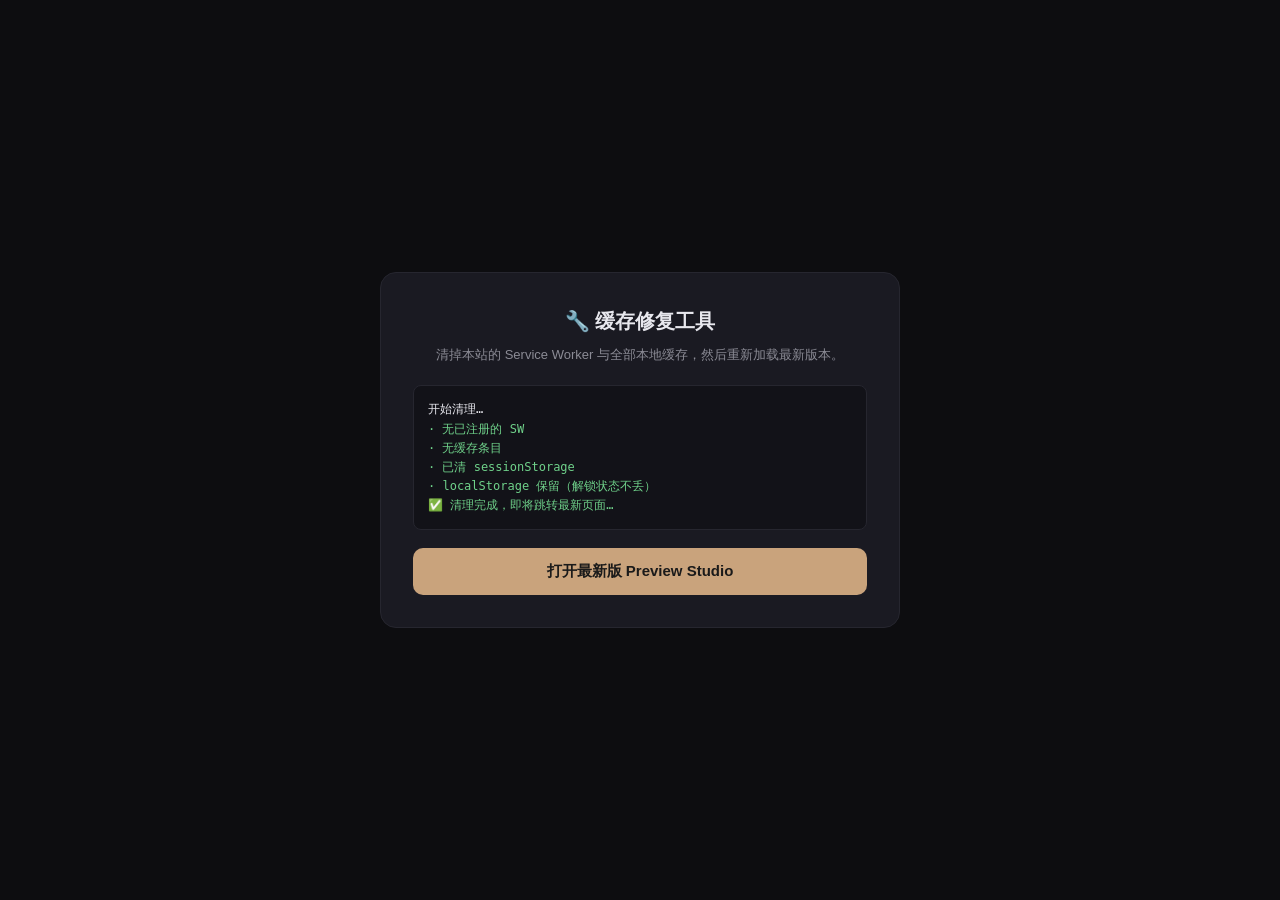
<file: reset-cache.html>
<!DOCTYPE html>
<html lang="zh-CN">
<head>
<meta charset="UTF-8">
<meta name="viewport" content="width=device-width,initial-scale=1">
<title>Preview Studio · 缓存修复</title>
<style>
*{box-sizing:border-box;margin:0;padding:0}
body{background:#0d0d10;color:#e8e8ee;font-family:'Inter',"PingFang SC","Microsoft YaHei",sans-serif;min-height:100vh;display:flex;align-items:center;justify-content:center;padding:24px;line-height:1.6}
.card{background:#1a1a22;border:1px solid #26262f;border-radius:16px;padding:32px;max-width:520px;width:100%;text-align:center}
h1{font-size:20px;margin-bottom:8px}
p{color:#8b8b95;font-size:13px;margin-bottom:20px}
#log{text-align:left;font-family:'SF Mono',Menlo,monospace;font-size:12px;background:#121218;border:1px solid #26262f;border-radius:8px;padding:14px;min-height:120px;white-space:pre-wrap;word-break:break-all}
.ok{color:#6fd18a}
.err{color:#e06c6c}
button{margin-top:18px;width:100%;padding:14px;background:#c9a37c;color:#1a1a1a;font-weight:700;font-size:15px;border:none;border-radius:10px;cursor:pointer}
button:hover{background:#d4b08c}
button:disabled{opacity:.5;cursor:default}
</style>
</head>
<body>
<div class="card">
  <h1>🔧 缓存修复工具</h1>
  <p>清掉本站的 Service Worker 与全部本地缓存，然后重新加载最新版本。</p>
  <div id="log">准备中…</div>
  <button id="btn" disabled>处理中…</button>
</div>
<script>
(function(){
  var log=document.getElementById("log"),btn=document.getElementById("btn");
  function line(t,cls){
    var d=document.createElement("div");
    if(cls)d.className=cls;
    d.textContent=t;
    log.appendChild(d);
  }
  log.innerHTML="";
  line("开始清理…");

  var steps=[];
  // 1. 注销所有 Service Worker
  steps.push(function(){
    if(!("serviceWorker" in navigator)){line("· 无 Service Worker", "ok");return Promise.resolve();}
    return navigator.serviceWorker.getRegistrations().then(function(rs){
      if(!rs.length){line("· 无已注册的 SW","ok");return;}
      return Promise.all(rs.map(function(r){return r.unregister();})).then(function(){
        line("· 已注销 "+rs.length+" 个 Service Worker","ok");
      });
    });
  });
  // 2. 删除 Cache Storage
  steps.push(function(){
    if(!("caches" in window)){line("· 无 Cache Storage","ok");return Promise.resolve();}
    return caches.keys().then(function(keys){
      if(!keys.length){line("· 无缓存条目","ok");return;}
      return Promise.all(keys.map(function(k){return caches.delete(k);})).then(function(){
        line("· 已删除缓存: "+keys.join(", "),"ok");
      });
    });
  });
  // 3. 清除 sessionStorage 版本提示标记
  steps.push(function(){
    try{sessionStorage.clear();line("· 已清 sessionStorage","ok");}catch(e){}
    return Promise.resolve();
  });
  // 4. 提示手动清 localStorage 的可选项（解锁状态会丢，所以只提示不清）
  steps.push(function(){
    line("· localStorage 保留（解锁状态不丢）","ok");
    return Promise.resolve();
  });

  var i=0;
  function next(){
    if(i>=steps.length){
      line("");
      line("✅ 清理完成，即将跳转最新页面…","ok");
      btn.disabled=false;
      btn.textContent="打开最新版 Preview Studio";
      btn.onclick=go;
      setTimeout(go,1500);
      return;
    }
    var st=steps[i++];
    Promise.resolve(st()).then(next).catch(function(err){
      line("× 出错: "+err,"err");
      next();
    });
  }

  function go(){
    location.replace("./index.html?v="+Date.now());
  }

  next();
})();
</script>
</body>
</html>
</file>
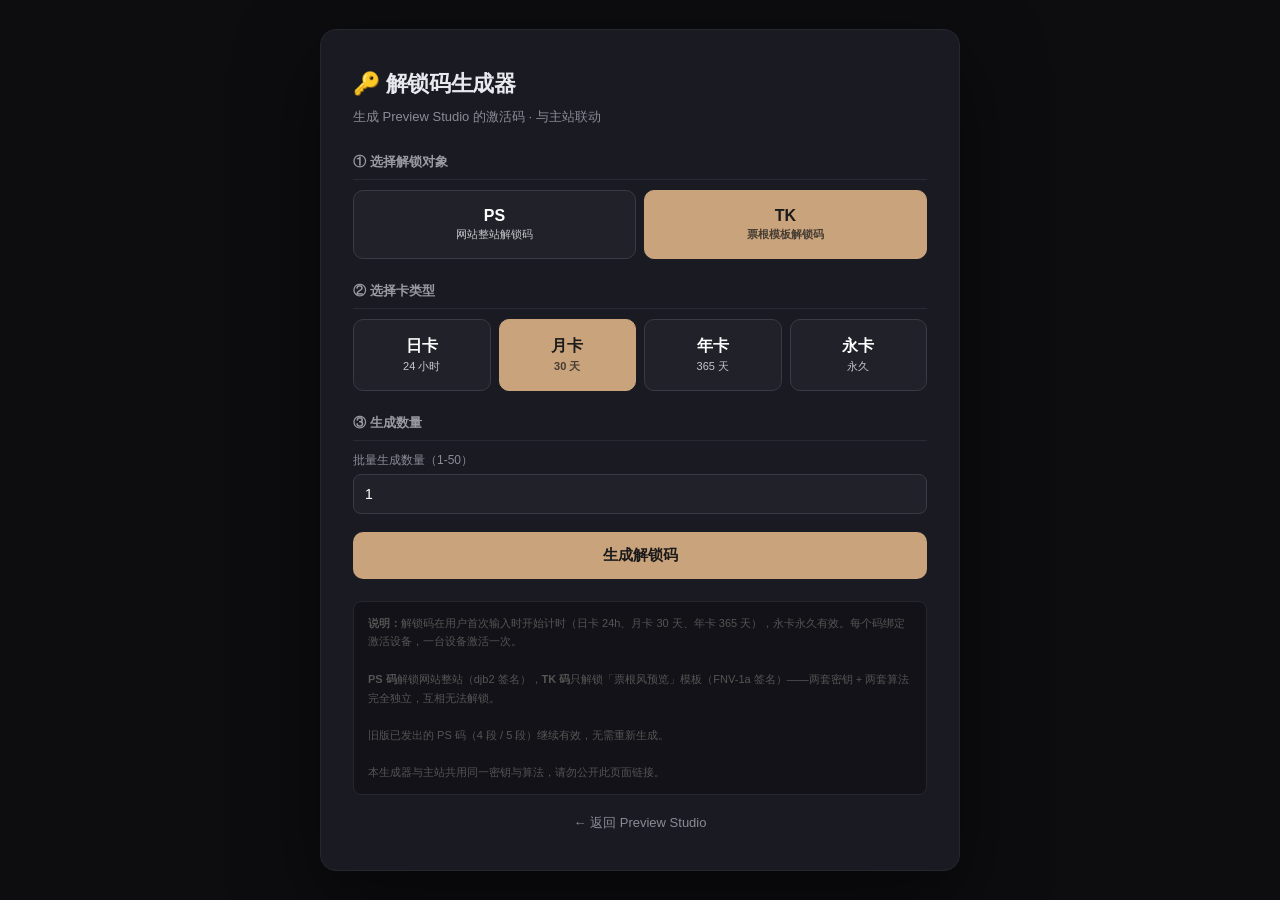
<file: unlock-generator.html>
<!DOCTYPE html>
<html lang="zh-CN">
<head>
<meta charset="UTF-8">
<meta name="viewport" content="width=device-width,initial-scale=1">
<title>Preview Studio · 解锁码生成器</title>
<style>
*{box-sizing:border-box;margin:0;padding:0}
:root{--bg:#0d0d10;--card:#1a1a22;--border:#26262f;--text:#e8e8ee;--muted:#8b8b95;--accent:#c9a37c;--danger:#e06c6c;--ok:#6fd18a}
body{background:var(--bg);color:var(--text);font-family:'Inter',"PingFang SC","Microsoft YaHei",sans-serif;line-height:1.6;min-height:100vh;display:flex;align-items:center;justify-content:center;padding:24px}
.wrap{width:100%;max-width:640px}
.card{background:var(--card);border:1px solid var(--border);border-radius:16px;padding:36px 32px;box-shadow:0 30px 80px rgba(0,0,0,.5)}
h1{font-size:22px;font-weight:700;letter-spacing:-.3px;margin-bottom:6px}
.sub{color:var(--muted);font-size:13px;margin-bottom:24px}
h3{font-size:13px;color:#9a9aa3;margin:22px 0 10px;border-bottom:1px solid #2a2a35;padding-bottom:6px}
.type-grid{display:grid;grid-template-columns:repeat(4,1fr);gap:8px}
.type-btn{padding:16px 8px;background:#21212a;border:1px solid #3a3a45;border-radius:10px;color:#fff;cursor:pointer;text-align:center;transition:all .15s;font-family:inherit}
.type-btn:hover{border-color:var(--accent)}
.type-btn.active{background:var(--accent);border-color:var(--accent);color:#1a1a1a;font-weight:600}
.type-btn .t{font-size:16px;font-weight:700;display:block}
.type-btn .d{font-size:11px;opacity:.75;display:block;margin-top:2px}
label{display:block;font-size:12px;color:var(--muted);margin:8px 0 4px}
input,select{width:100%;padding:11px;background:#21212a;color:#fff;border:1px solid #3a3a45;border-radius:8px;font-size:14px;font-family:inherit}
button.gen{width:100%;margin-top:18px;padding:14px;background:var(--accent);color:#1a1a1a;font-weight:700;font-size:15px;border:none;border-radius:10px;cursor:pointer}
button.gen:hover{background:#d4b08c}
button.ghost{background:#2c2c38;border:1px solid #3a3a45;color:#fff;border-radius:8px;padding:10px 14px;font-size:13px;cursor:pointer}
button.ghost:hover{background:#3a3a45}
.codes{margin-top:20px}
.code-row{display:flex;align-items:center;gap:8px;background:#121218;border:1px solid var(--border);border-radius:8px;padding:10px 12px;margin-bottom:8px}
.code-row .code{flex:1;font-family:'SF Mono',Menlo,Consolas,monospace;font-size:14px;letter-spacing:1px;word-break:break-all}
.code-row .tag{font-size:11px;color:var(--accent);border:1px solid rgba(201,163,124,.3);border-radius:999px;padding:2px 8px;flex-shrink:0}
.code-row .copy{background:#2c2c38;border:1px solid #3a3a45;color:#fff;border-radius:6px;padding:5px 12px;font-size:12px;cursor:pointer;flex-shrink:0}
.code-row .copy:hover{background:#3a3a45}
.mgmt-row{display:flex;align-items:center;gap:10px;background:#121218;border:1px solid var(--border);border-radius:8px;padding:10px 12px;margin-bottom:8px;flex-wrap:wrap}
.mgmt-row .code{font-family:'SF Mono',Menlo,Consolas,monospace;font-size:12px;letter-spacing:.5px;word-break:break-all;flex:1;min-width:180px}
.mgmt-row .badge{font-size:11px;border-radius:999px;padding:2px 8px;flex-shrink:0}
.badge.count{color:var(--accent);border:1px solid rgba(201,163,124,.3)}
.badge.on{color:var(--ok);border:1px solid rgba(111,209,138,.3)}
.badge.off{color:var(--danger);border:1px solid rgba(224,108,108,.3)}
.mgmt-row button{background:#2c2c38;border:1px solid #3a3a45;color:#fff;border-radius:6px;padding:4px 10px;font-size:11px;cursor:pointer;flex-shrink:0}
.mgmt-row button.del{background:#4a2a2a;border-color:#6a3a3a;color:#f0a0a0}
.mgmt-row button:hover{background:#3a3a45}
.msg{margin-top:10px;font-size:13px;min-height:18px}
.msg.ok{color:var(--ok)}
.msg.err{color:var(--danger)}
.note{margin-top:22px;font-size:11px;color:#555;line-height:1.7;background:#121218;border:1px solid var(--border);border-radius:8px;padding:12px 14px}
.back{margin-top:18px;display:block;text-align:center;color:var(--muted);font-size:13px;text-decoration:none}
.back:hover{color:var(--accent)}
</style>
</head>
<body>
<div class="wrap">
  <div class="card">
    <h1>🔑 解锁码生成器</h1>
    <div class="sub">生成 Preview Studio 的激活码 · 与主站联动</div>

    <h3>① 选择解锁对象</h3>
    <div class="type-grid" style="grid-template-columns:repeat(2,1fr)">
      <button class="type-btn" data-scope="SITE"><span class="t">PS</span><span class="d">网站整站解锁码</span></button>
      <button class="type-btn active" data-scope="TICKET"><span class="t">TK</span><span class="d">票根模板解锁码</span></button>
    </div>

    <h3>② 选择卡类型</h3>
    <div class="type-grid">
      <button class="type-btn" data-type="DAY"><span class="t">日卡</span><span class="d">24 小时</span></button>
      <button class="type-btn active" data-type="MONTH"><span class="t">月卡</span><span class="d">30 天</span></button>
      <button class="type-btn" data-type="YEAR"><span class="t">年卡</span><span class="d">365 天</span></button>
      <button class="type-btn" data-type="FOREVER"><span class="t">永卡</span><span class="d">永久</span></button>
    </div>

    <h3>③ 生成数量</h3>
    <label>批量生成数量（1-50）</label>
    <input type="number" id="count" value="1" min="1" max="50">

    <button class="gen" onclick="generate()">生成解锁码</button>

    <div class="codes" id="codes"></div>

    <div class="note">
      <b>说明：</b>解锁码在用户首次输入时开始计时（日卡 24h、月卡 30 天、年卡 365 天），永卡永久有效。每个码绑定激活设备，一台设备激活一次。<br><br>
      <b>PS 码</b>解锁网站整站（djb2 签名），<b>TK 码</b>只解锁「票根风预览」模板（FNV-1a 签名）——两套密钥 + 两套算法完全独立，互相无法解锁。<br><br>
      旧版已发出的 PS 码（4 段 / 5 段）继续有效，无需重新生成。<br><br>
      本生成器与主站共用同一密钥与算法，请勿公开此页面链接。
    </div>

    <a class="back" href="./">← 返回 Preview Studio</a>
  </div>
</div>

<script>
// 两套独立密钥：PS = 网站整站；TK = 票根模板（与主站 index.html 中的一一对应）
const SECRETS={
  SITE:{prefix:"PS",secret:"PREVIEW-STUDIO-2026-SECRET-KEY",label:"网站",algo:"djb2"},
  TICKET:{prefix:"TK",secret:"TICKET-TEMPLATE-2026-SECRET-KEY",label:"票根",algo:"fnv1a"}
};
const TYPE_LABEL={DAY:"日卡",MONTH:"月卡",YEAR:"年卡",FOREVER:"永卡"};

// ① djb2 —— 网站 PS 码专用（与主站 unlockHash 完全一致，历史 PS 码继续有效）
function hash(str){
  let h=5381;
  for(let i=0;i<str.length;i++){h=((h<<5)+h)^str.charCodeAt(i);}
  return (h>>>0).toString(36);
}
// ② FNV-1a —— 票根 TK 码专用（与主站 ticketHash 完全一致）
function ticketHash(str){
  let h=0x811c9dc5;
  for(let i=0;i<str.length;i++){
    h^=str.charCodeAt(i);
    h=Math.imul(h,0x01000193)>>>0;
  }
  return h.toString(36);
}
function randomStr(n){
  const chars="ABCDEFGHJKLMNPQRSTUVWXYZ23456789";
  let s="";
  for(let i=0;i<n;i++)s+=chars[Math.floor(Math.random()*chars.length)];
  return s;
}
function generateCode(type){
  const sc=SECRETS[currentScope];
  const random=randomStr(8);
  // 按解锁对象选择哈希算法：两套架构不同，不可互相解锁
  const h=(sc.algo==="fnv1a"?ticketHash:hash)(type+random+sc.secret);
  const checksum=h.slice(0,8).toUpperCase();
  return sc.prefix+"-"+type+"-"+random+"-"+checksum;
}

// 解锁对象选择（PS / TK）
let currentScope="TICKET";
document.querySelectorAll(".type-btn[data-scope]").forEach(btn=>{
  btn.onclick=()=>{
    document.querySelectorAll(".type-btn[data-scope]").forEach(b=>b.classList.remove("active"));
    btn.classList.add("active");
    currentScope=btn.dataset.scope;
  };
});

// 卡类型选择
let currentType="MONTH";
document.querySelectorAll(".type-btn[data-type]").forEach(btn=>{
  btn.onclick=()=>{
    document.querySelectorAll(".type-btn[data-type]").forEach(b=>b.classList.remove("active"));
    btn.classList.add("active");
    currentType=btn.dataset.type;
  };
});

function generate(){
  const count=Math.min(50,Math.max(1,parseInt(document.getElementById("count").value)||1));
  const box=document.getElementById("codes");
  box.innerHTML="";
  for(let i=0;i<count;i++){
    const code=generateCode(currentType);
    const row=document.createElement("div");
    row.className="code-row";
    row.innerHTML='<span class="tag">'+SECRETS[currentScope].label+' · '+TYPE_LABEL[currentType]+'</span><span class="code">'+code+'</span><button class="copy">复制</button>';
    row.querySelector(".copy").onclick=()=>{
      copyText(code);
      row.querySelector(".copy").textContent="已复制";
      setTimeout(()=>row.querySelector(".copy").textContent="复制",1200);
    };
    box.appendChild(row);
  }
}
function copyText(t){
  if(navigator.clipboard&&navigator.clipboard.writeText){
    navigator.clipboard.writeText(t);
  }else{
    const ta=document.createElement("textarea");
    ta.value=t;ta.style.position="fixed";ta.style.opacity="0";
    document.body.appendChild(ta);ta.select();
    try{document.execCommand("copy");}catch(e){}
    document.body.removeChild(ta);
  }
}
</script>
</body>
</html>
</file>
<file: fonts.css>
/* ============================================================
   本地内置字体（真·离线）  ——  全部为 SIL Open Font License (OFL)
   可商用 / 可嵌入 / 可再分发。来源：Fontsource (fontsource.org)
   ------------------------------------------------------------
   中文 · 黑体/宋体/圆体 : 思源宋体 Noto Serif SC、思源黑体 Noto Sans SC、
                          站酷小薇 ZCOOL XiaoWei、站酷庆科黄油体 ZCOOL QingKe HuangYou
   中文 · 手写/毛笔      : 马善政毛笔楷书 Ma Shan Zheng、龙藏 Long Cang、
                          柳建毛草 Liu Jian Mao Cao、智芒星 Zhi Mang Xing
   英文 · 手写/花体      : Great Vibes、Dancing Script、Caveat、Sacramento、Parisienne
   英文 · 衬线           : Playfair Display、Cormorant Garamond、EB Garamond、Lora
   英文 · 无衬线         : Montserrat、Poppins、Inter
   ============================================================ */

/* ---------- 中文 · 黑体 / 宋体 / 圆体 ---------- */
@font-face{font-family:'Noto Serif SC';font-style:normal;font-weight:400;font-display:swap;src:url('./fonts/NotoSerifSC-400.woff2') format('woff2');}
@font-face{font-family:'Noto Serif SC';font-style:normal;font-weight:700;font-display:swap;src:url('./fonts/NotoSerifSC-700.woff2') format('woff2');}
@font-face{font-family:'Noto Sans SC';font-style:normal;font-weight:400;font-display:swap;src:url('./fonts/NotoSansSC-400.woff2') format('woff2');}
@font-face{font-family:'Noto Sans SC';font-style:normal;font-weight:700;font-display:swap;src:url('./fonts/NotoSansSC-700.woff2') format('woff2');}
@font-face{font-family:'ZCOOL XiaoWei';font-style:normal;font-weight:400;font-display:swap;src:url('./fonts/ZCOOLXiaoWei-400.woff2') format('woff2');}
@font-face{font-family:'ZCOOL QingKe HuangYou';font-style:normal;font-weight:400;font-display:swap;src:url('./fonts/ZCOOLQingKeHuangYou-400.woff2') format('woff2');}

/* ---------- 中文 · 手写 / 毛笔 ---------- */
@font-face{font-family:'Ma Shan Zheng';font-style:normal;font-weight:400;font-display:swap;src:url('./fonts/MaShanZheng-400.woff2') format('woff2');}
@font-face{font-family:'Long Cang';font-style:normal;font-weight:400;font-display:swap;src:url('./fonts/LongCang-400.woff2') format('woff2');}
@font-face{font-family:'Liu Jian Mao Cao';font-style:normal;font-weight:400;font-display:swap;src:url('./fonts/LiuJianMaoCao-400.woff2') format('woff2');}
@font-face{font-family:'Zhi Mang Xing';font-style:normal;font-weight:400;font-display:swap;src:url('./fonts/ZhiMangXing-400.woff2') format('woff2');}

/* ---------- 英文 · 手写 / 花体 ---------- */
@font-face{font-family:'Great Vibes';font-style:normal;font-weight:400;font-display:swap;src:url('./fonts/GreatVibes-400.woff2') format('woff2');}
@font-face{font-family:'Dancing Script';font-style:normal;font-weight:400;font-display:swap;src:url('./fonts/DancingScript-400.woff2') format('woff2');}
@font-face{font-family:'Dancing Script';font-style:normal;font-weight:600;font-display:swap;src:url('./fonts/DancingScript-600.woff2') format('woff2');}
@font-face{font-family:'Caveat';font-style:normal;font-weight:400;font-display:swap;src:url('./fonts/Caveat-400.woff2') format('woff2');}
@font-face{font-family:'Caveat';font-style:normal;font-weight:600;font-display:swap;src:url('./fonts/Caveat-600.woff2') format('woff2');}
@font-face{font-family:'Sacramento';font-style:normal;font-weight:400;font-display:swap;src:url('./fonts/Sacramento-400.woff2') format('woff2');}
@font-face{font-family:'Parisienne';font-style:normal;font-weight:400;font-display:swap;src:url('./fonts/Parisienne-400.woff2') format('woff2');}

/* ---------- 英文 · 衬线 ---------- */
@font-face{font-family:'Playfair Display';font-style:normal;font-weight:400;font-display:swap;src:url('./fonts/PlayfairDisplay-400.woff2') format('woff2');}
@font-face{font-family:'Playfair Display';font-style:normal;font-weight:700;font-display:swap;src:url('./fonts/PlayfairDisplay-700.woff2') format('woff2');}
@font-face{font-family:'Cormorant Garamond';font-style:normal;font-weight:400;font-display:swap;src:url('./fonts/CormorantGaramond-400.woff2') format('woff2');}
@font-face{font-family:'Cormorant Garamond';font-style:normal;font-weight:600;font-display:swap;src:url('./fonts/CormorantGaramond-600.woff2') format('woff2');}
@font-face{font-family:'EB Garamond';font-style:normal;font-weight:400;font-display:swap;src:url('./fonts/EBGaramond-400.woff2') format('woff2');}
@font-face{font-family:'EB Garamond';font-style:normal;font-weight:600;font-display:swap;src:url('./fonts/EBGaramond-600.woff2') format('woff2');}
@font-face{font-family:'Lora';font-style:normal;font-weight:400;font-display:swap;src:url('./fonts/Lora-400.woff2') format('woff2');}
@font-face{font-family:'Lora';font-style:normal;font-weight:600;font-display:swap;src:url('./fonts/Lora-600.woff2') format('woff2');}

/* ---------- 英文 · 无衬线 ---------- */
@font-face{font-family:'Montserrat';font-style:normal;font-weight:400;font-display:swap;src:url('./fonts/Montserrat-400.woff2') format('woff2');}
@font-face{font-family:'Montserrat';font-style:normal;font-weight:600;font-display:swap;src:url('./fonts/Montserrat-600.woff2') format('woff2');}
@font-face{font-family:'Montserrat';font-style:normal;font-weight:700;font-display:swap;src:url('./fonts/Montserrat-700.woff2') format('woff2');}
@font-face{font-family:'Poppins';font-style:normal;font-weight:400;font-display:swap;src:url('./fonts/Poppins-400.woff2') format('woff2');}
@font-face{font-family:'Poppins';font-style:normal;font-weight:600;font-display:swap;src:url('./fonts/Poppins-600.woff2') format('woff2');}
@font-face{font-family:'Inter';font-style:normal;font-weight:400;font-display:swap;src:url('./fonts/Inter-400.woff2') format('woff2');}
@font-face{font-family:'Inter';font-style:normal;font-weight:600;font-display:swap;src:url('./fonts/Inter-600.woff2') format('woff2');}
</file>
<file: dual-studio.css>
/* ============================================================
   Dual Studio · 与 Preview Studio 共用的深色主题
   ============================================================ */
@import url('fonts.css');

*{box-sizing:border-box;margin:0;padding:0}
html,body{height:100%;overflow:hidden}
:root{
  /* 与 preview-studio.html 保持一致 */
  --bg:#0d0d10;--bg-soft:#15151a;--card:#1a1a22;--border:#26262f;
  --text:#e8e8ee;--muted:#8b8b95;--accent:#c9a37c;--accent-soft:#3a5a8a;
  --danger:#e5484d;--ok:#5ab47d;
  --radius:14px;
  --header-h:52px;
}
body{
  font:12.5px/1.5 'Inter',"PingFang SC","Microsoft YaHei",sans-serif;
  background:var(--bg);color:var(--text);
  display:flex;flex-direction:column;
  overflow:hidden;
}
a{color:inherit;text-decoration:none}

/* ---------- 通用控件 ---------- */
button,select,input[type=text],input[type=number],input[type=file],textarea{
  width:100%;margin:4px 0;padding:7px 9px;
  background:#21212a;color:#fff;
  border:1px solid #3a3a45;border-radius:7px;
  font-size:12px;font-family:inherit;transition:background .15s,border-color .15s;
}
button{cursor:pointer;transition:.15s}
button:hover{background:#2c2c38;border-color:#4a4a58}
button.primary{background:var(--accent);border-color:var(--accent);color:#1a1a1a;font-weight:600}
button.primary:hover{background:#d4b08c}
button.ghost{background:transparent}
button.small{width:auto;padding:5px 10px;margin:2px;display:inline-block;font-size:11.5px}
button:disabled{opacity:.45;cursor:not-allowed}
input:focus,select:focus,textarea:focus{outline:2px solid rgba(201,163,124,.35);border-color:var(--accent)}
input[type=color]{height:30px;padding:2px;background:#21212a;border:1px solid #3a3a45;border-radius:6px;cursor:pointer}
input[type=range]{width:100%;padding:0;border:none;background:transparent;accent-color:var(--accent)}
label{display:block;font-size:11px;color:#9a9aa3;margin:6px 0 3px;letter-spacing:.3px}
label .pv{float:right;color:var(--accent);font-weight:600;font-variant-numeric:tabular-nums}
.hint{font-size:10.5px;color:#6a6a74;line-height:1.5;margin:4px 0}
.chk{display:flex;align-items:center;gap:6px;font-size:11.5px;color:#b8b8c0;cursor:pointer;margin:4px 0}
.chk input{width:auto;margin:0}

/* ---------- 顶栏（与原站 .panel-topbar 风格一致） ---------- */
header{
  display:flex;align-items:center;gap:10px;
  padding:12px 18px;
  background:rgba(13,13,16,.88);backdrop-filter:blur(20px);
  border-bottom:1px solid var(--border);
  z-index:20;flex-wrap:wrap;
}
header .brand{
  display:flex;align-items:center;gap:8px;
  font-weight:700;font-size:15px;color:var(--text);
}
header .brand-logo{
  width:28px;height:28px;border-radius:7px;
  background:linear-gradient(135deg,var(--accent),#a87f5a);
  display:flex;align-items:center;justify-content:center;
  font-family:'Great Vibes',cursive;color:#fff;font-size:18px;
  box-shadow:0 4px 12px rgba(201,163,124,.35);
}
.back-btn{
  padding:6px 12px;border-radius:7px;
  background:#1a1a22;border:1px solid var(--border);
  color:var(--muted);font-size:12px;font-weight:500;
  transition:.15s;cursor:pointer;white-space:nowrap;
  width:auto;margin:0;
}
.back-btn:hover{color:var(--accent);border-color:var(--accent);background:#22222c}
.tpl-name{font-size:12.5px;color:var(--muted);padding-left:4px}
header .sep{width:1px;height:18px;background:var(--border);margin:0 2px}
header .grow{flex:1}
header .btn-ic{width:auto;padding:6px 9px;margin:0;font-size:12px}

/* ---------- 主体三栏 ---------- */
main{flex:1;display:flex;min-height:0}
.panel{
  background:#16161c;overflow-y:auto;overflow-x:hidden;
  border-right:1px solid var(--border);
}
.panel::-webkit-scrollbar{width:6px}
.panel::-webkit-scrollbar-thumb{background:#333;border-radius:3px}
#leftPanel{width:290px;padding:14px;flex-shrink:0}
#rightPanel{width:276px;padding:14px;flex-shrink:0;border-right:none;border-left:1px solid var(--border)}

/* ---------- 折叠分组 ---------- */
.sec{margin-bottom:12px}
.sec>summary{
  list-style:none;cursor:pointer;
  padding:9px 2px 6px;
  font-weight:600;font-size:12px;color:#9a9aa3;
  letter-spacing:.5px;
  border-top:1px solid #2a2a35;
  padding-top:10px;margin-top:8px;
  display:flex;align-items:center;gap:6px;user-select:none;
}
.sec:first-child>summary{border-top:none;margin-top:0}
.sec>summary::after{content:"▾";margin-left:auto;color:var(--muted);transition:.15s;font-size:10px}
.sec:not([open])>summary::after{transform:rotate(-90deg)}
.sec .body{padding:4px 2px 6px;display:flex;flex-direction:column;gap:8px}

.row{display:flex;gap:6px;align-items:center}
.row>*{min-width:0}
.row .f{flex:1}
.row-2{display:grid;grid-template-columns:1fr 1fr;gap:6px}
.grid2{display:grid;grid-template-columns:1fr 1fr;gap:6px}
.grid3{display:grid;grid-template-columns:1fr 1fr 1fr;gap:6px}
.grid4{display:grid;grid-template-columns:repeat(4,1fr);gap:5px}

/* ---------- 画布切换 tab ---------- */
.cTabs{display:flex;gap:6px;margin-bottom:10px}
.cTabs button{flex:1;padding:7px 0;font-size:12px;margin:0}
.cTabs button.on{background:var(--accent);border-color:var(--accent);color:#1a1a1a;font-weight:600}

.canvasTabs{display:flex;gap:6px;margin-bottom:8px}
.canvasTabs button{flex:1;padding:6px 0;font-size:11.5px}
.canvasTabs button.on{background:var(--accent);border-color:var(--accent);color:#1a1a1a}

/* ---------- 上传框 ---------- */
.up{
  border:1.5px dashed #3a3a45;border-radius:10px;
  padding:12px 10px;text-align:center;cursor:pointer;
  transition:.15s;position:relative;background:#15151a;
}
.up:hover{border-color:var(--accent);background:#1d1d26}
.up b{display:block;font-size:12px;margin-bottom:2px;color:var(--text);font-weight:600}
.up span{font-size:10.5px;color:var(--muted)}
.up.has{border-style:solid;border-color:#5ab47d;background:rgba(90,180,125,.08)}
.up .thumb{max-width:100%;max-height:60px;border-radius:5px;margin-bottom:4px;display:block;margin-inline:auto}

/* ---------- 预设按钮 ---------- */
.presetBtns{display:grid;grid-template-columns:1fr 1fr;gap:5px}
.pbtn{display:flex;align-items:center;gap:7px;padding:6px 8px;font-size:11.5px;text-align:left;margin:0}
.pbtn .dot{width:14px;height:14px;border-radius:4px;border:1px solid #3a3a45;flex-shrink:0}

/* ---------- 预设存档槽 / 导入导出 ---------- */
.presetGrid{display:flex;flex-direction:column;gap:5px}
.presetGrid .presetRow{display:grid;grid-template-columns:1fr 1fr;gap:5px}
.presetGrid button{margin:0;font-size:11.5px;padding:6px 0}
.presetGrid button.empty{opacity:.5}

/* ---------- 画布区 ---------- */
#stageWrap{
  flex:1;display:flex;gap:18px;padding:20px;
  overflow:auto;align-items:flex-start;justify-content:center;flex-wrap:wrap;
  background:radial-gradient(ellipse at center,#141418 0%,#070709 100%);
}
.stageCol{display:flex;flex-direction:column;gap:10px;max-width:100%;align-items:center}
.stageBar{
  display:flex;align-items:center;gap:6px;
  background:#16161c;border:1px solid var(--border);
  border-radius:10px;padding:7px 12px;flex-wrap:wrap;
  min-width:min(100%,200px);
}
.stageBar .t{font-weight:600;font-size:12px;color:var(--text)}
.stageBar .grow{flex:1}
.stageBar .zoomv{font-size:11px;color:var(--muted);min-width:36px;text-align:center;font-variant-numeric:tabular-nums}
.btn-ic{padding:5px 9px;font-size:12px}
.stageOuter{
  background:
    repeating-conic-gradient(#18181e 0% 25%, #1e1e26 0% 50%) 50%/20px 20px;
  border:1px solid var(--border);
  border-radius:12px;padding:14px;
  display:inline-block;max-width:100%;
  box-shadow:0 20px 60px rgba(0,0,0,.5);
}
.stageInner{
  position:relative;margin:0 auto;
  box-shadow:0 0 0 1px rgba(201,163,124,.15), 0 6px 28px rgba(0,0,0,.5);
  border-radius:6px;overflow:visible;background:#fff;
}
.stageInner canvas{position:absolute;left:0;top:0;border-radius:0}
.stageInner canvas.base{position:relative}
.stageInner canvas.ovl{touch-action:none;cursor:default}
.inlineEditor{
  position:absolute;display:none;resize:none;overflow:hidden;
  background:rgba(255,255,255,.97);
  border:2px solid var(--accent);border-radius:3px;
  padding:0;margin:0;line-height:1.3;z-index:15;white-space:pre;
  color:#1a1a1a;
}

/* ---------- 图层列表 ---------- */
#layerList{display:flex;flex-direction:column;gap:3px;max-height:280px;overflow-y:auto}
.layerItem{
  display:flex;align-items:center;gap:6px;
  padding:6px 8px;border:1px solid var(--border);
  border-radius:7px;cursor:pointer;font-size:12px;
  background:#1a1a22;color:var(--text);
  transition:.12s;
}
.layerItem:hover{border-color:var(--accent);background:#1f1f2a}
.layerItem.sel{border-color:var(--accent);background:rgba(201,163,124,.12)}
.layerItem .nm{flex:1;overflow:hidden;text-overflow:ellipsis;white-space:nowrap}
.layerItem .ic{font-size:12px;width:16px;text-align:center;flex-shrink:0;color:var(--muted);font-weight:600}
.layerItem .mini{
  border:none;background:none;padding:2px 3px;margin:0;
  font-size:11px;color:var(--muted);width:auto;
}
.layerItem .mini:hover{color:var(--accent)}

/* ---------- 属性面板 ---------- */
#propBody .row{margin-bottom:2px}
#emptyProp{color:var(--muted);font-size:12px;text-align:center;padding:18px 0;line-height:1.6}
#emptyProp strong{color:var(--accent);display:block;font-size:12.5px;margin-bottom:4px}
.statusline{font-size:11px;color:var(--muted);font-variant-numeric:tabular-nums;font-family:'Menlo','Consolas',monospace}

/* ---------- 信息栏行 ---------- */
.ibLine{border:1px solid var(--border);border-radius:8px;padding:8px;background:#1a1a22;display:flex;flex-direction:column;gap:5px}
.ibLine .row{gap:6px}
.ibLine .del{padding:4px 8px;font-size:11px;margin:0}

/* ---------- 图案组：快捷图标选择 ---------- */
.subLine{border:1px dashed var(--border);border-radius:7px;padding:7px;margin-top:4px;display:flex;flex-direction:column;gap:5px;background:#16161c}
.iconPick{display:flex;flex-wrap:wrap;gap:5px;margin-top:5px}
.iconPick button{
  width:auto;padding:3px 7px;margin:0;font-size:15px;line-height:1.2;
  background:#21212a;border:1px solid #3a3a45;border-radius:6px;color:var(--text);cursor:pointer;
}
.iconPick button:hover{border-color:var(--accent);background:#26262f}

/* ---------- toast ---------- */
#toast{
  position:fixed;left:50%;bottom:26px;
  transform:translateX(-50%) translateY(20px);
  background:#1a1a22;color:#fff;
  padding:9px 18px;border-radius:10px;font-size:12.5px;
  border:1px solid var(--border);
  opacity:0;pointer-events:none;transition:.25s;z-index:99;max-width:80vw;
  box-shadow:0 8px 24px rgba(0,0,0,.5);
}
#toast.show{opacity:1;transform:translateX(-50%) translateY(0)}
#toast.err{background:#3a1a1a;border-color:#5a3a3a}

/* ---------- 键盘快捷键提示 ---------- */
.shortcuts{
  font-size:10.5px;color:#6a6a74;line-height:1.7;
  padding:8px 10px;background:#15151a;border:1px solid var(--border);border-radius:7px;
}
.shortcuts kbd{
  display:inline-block;padding:1px 5px;margin:0 1px;
  background:#21212a;border:1px solid #3a3a45;border-radius:3px;
  font-size:10px;font-family:'Menlo','Consolas',monospace;color:var(--text);
}

/* ---------- 移动端：预览画布常驻顶部，参数区下方独立滚动 ---------- */
@media (max-width:1080px){
  html{height:auto;overflow-x:hidden;overflow-y:auto;-webkit-text-size-adjust:100%}
  /* body 不能有非 visible 的 overflow，否则会成为滚动容器导致 sticky 失效 */
  body{height:auto;min-height:0;overflow:visible;display:block}
  main{flex-direction:column;overflow:visible;display:flex;flex:none;min-height:0}
  /* 顶栏：sticky 置顶，含 iOS 刘海安全区 */
  header{
    position:sticky;top:0;z-index:40;
    padding-top:calc(10px + env(safe-area-inset-top,0px));
  }
  /* 预览画布：常驻在顶栏下方，滚动参数时始终可见 */
  #stageWrap{
    position:sticky;top:var(--header-h,52px);z-index:30;
    order:1;flex:none;
    flex-wrap:nowrap;overflow:hidden;
    justify-content:center;align-items:center;
    gap:0;padding:8px 10px;
    background:rgba(13,13,16,.97);
    border-bottom:1px solid var(--border);
    box-shadow:0 10px 24px rgba(0,0,0,.5);
    scroll-snap-type:none;
  }
  .stageCol{scroll-snap-align:none;flex:0 0 auto;max-width:100%}
  /* 移动端只保留画布常驻：隐藏缩放/导出工具条与提示文字，给滑块腾出空间 */
  .stageBar{display:none}
  #ovTip{display:none}
  /* 导出/恢复默认保留在顶栏（紧凑），不能隐藏，否则手机上无法导出、无法回到默认样式 */
  header #btnExportOverview,header #btnReset{font-size:12px;padding:6px 9px}
  .stageOuter{padding:6px;max-width:100%;max-height:32vh;display:flex;align-items:center;justify-content:center}
  /* 参数区：正常文档流，位于预览下方，随页面滚动 */
  #leftPanel,#rightPanel{
    width:100%;border:none;border-top:1px solid var(--border);
    max-height:none;overflow:visible;flex:none;
  }
  #leftPanel{order:2}
  #rightPanel{order:3}
  .panel{max-height:none;overflow:visible}
  /* 底部安全区留白，避免最后一个控件被 Home 条遮挡 */
  #leftPanel{padding-bottom:calc(24px + env(safe-area-inset-bottom,0px))}
}
@media (max-width:560px){
  #stageWrap{gap:0;padding:6px 8px}
  .stageOuter{padding:6px}
  .stageBar .t{font-size:11px}
  /* 顶栏手机端：不换行，保证「导出总览PNG」「恢复默认」始终可见可点 */
  header{padding:8px 10px;padding-top:calc(8px + env(safe-area-inset-top,0px));gap:6px;flex-wrap:nowrap}
  header .brand{font-size:13px;flex:0 1 auto;min-width:0;overflow:hidden;white-space:nowrap}
  header .brand-logo{width:24px;height:24px;font-size:15px}
  header .tpl-name{display:none}
  /* 取消 grow 的撑开效果，避免把右侧按钮顶到看不见的位置 */
  header .grow{flex:0 1 auto}
  header .sep{display:none}
  /* 返回按钮收到最小，把空间让给导出/恢复默认 */
  header .back-btn{font-size:11px;padding:5px 7px;max-width:64px;overflow:hidden;white-space:nowrap;text-overflow:ellipsis;flex:0 0 auto}
  /* 导出/恢复默认：紧凑但始终可见，不收缩 */
  header #btnExportOverview,header #btnReset{font-size:11.5px;padding:6px 9px;flex:0 0 auto;white-space:nowrap;margin:0}
}
</file>
